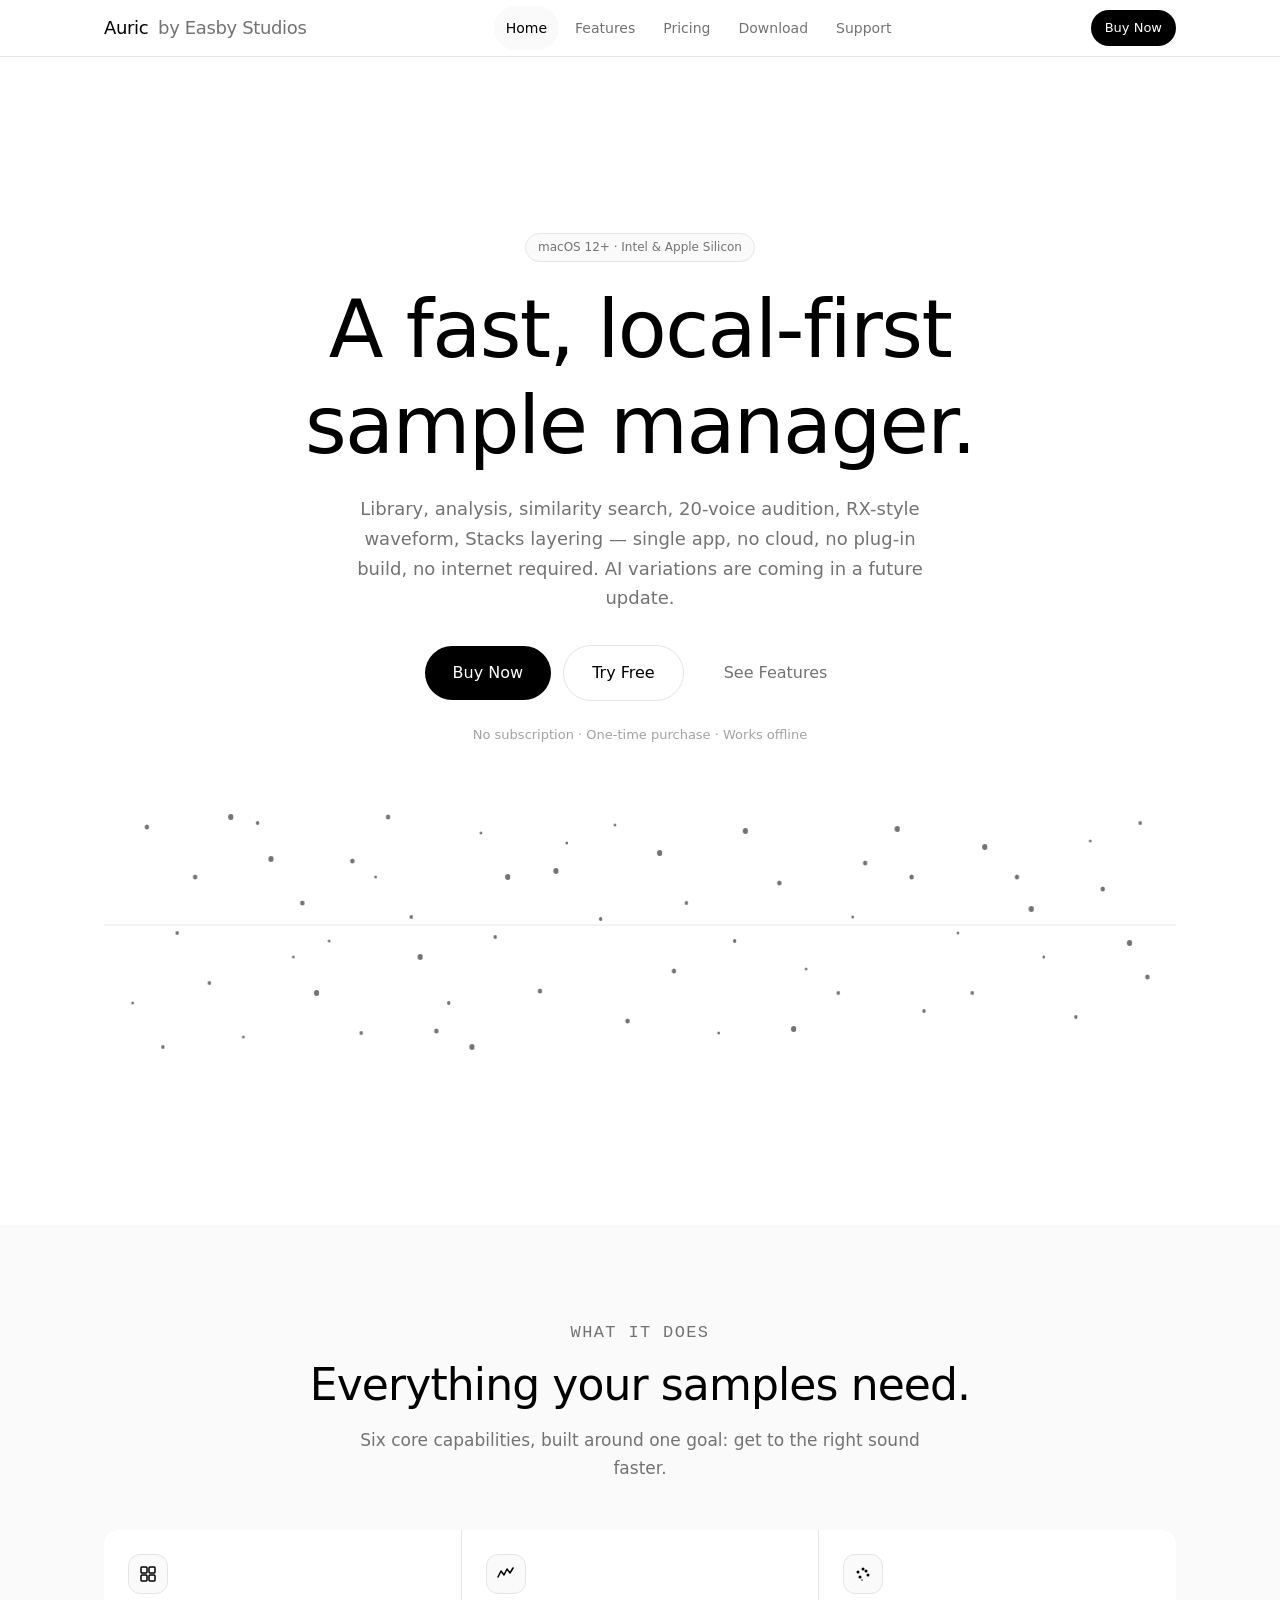
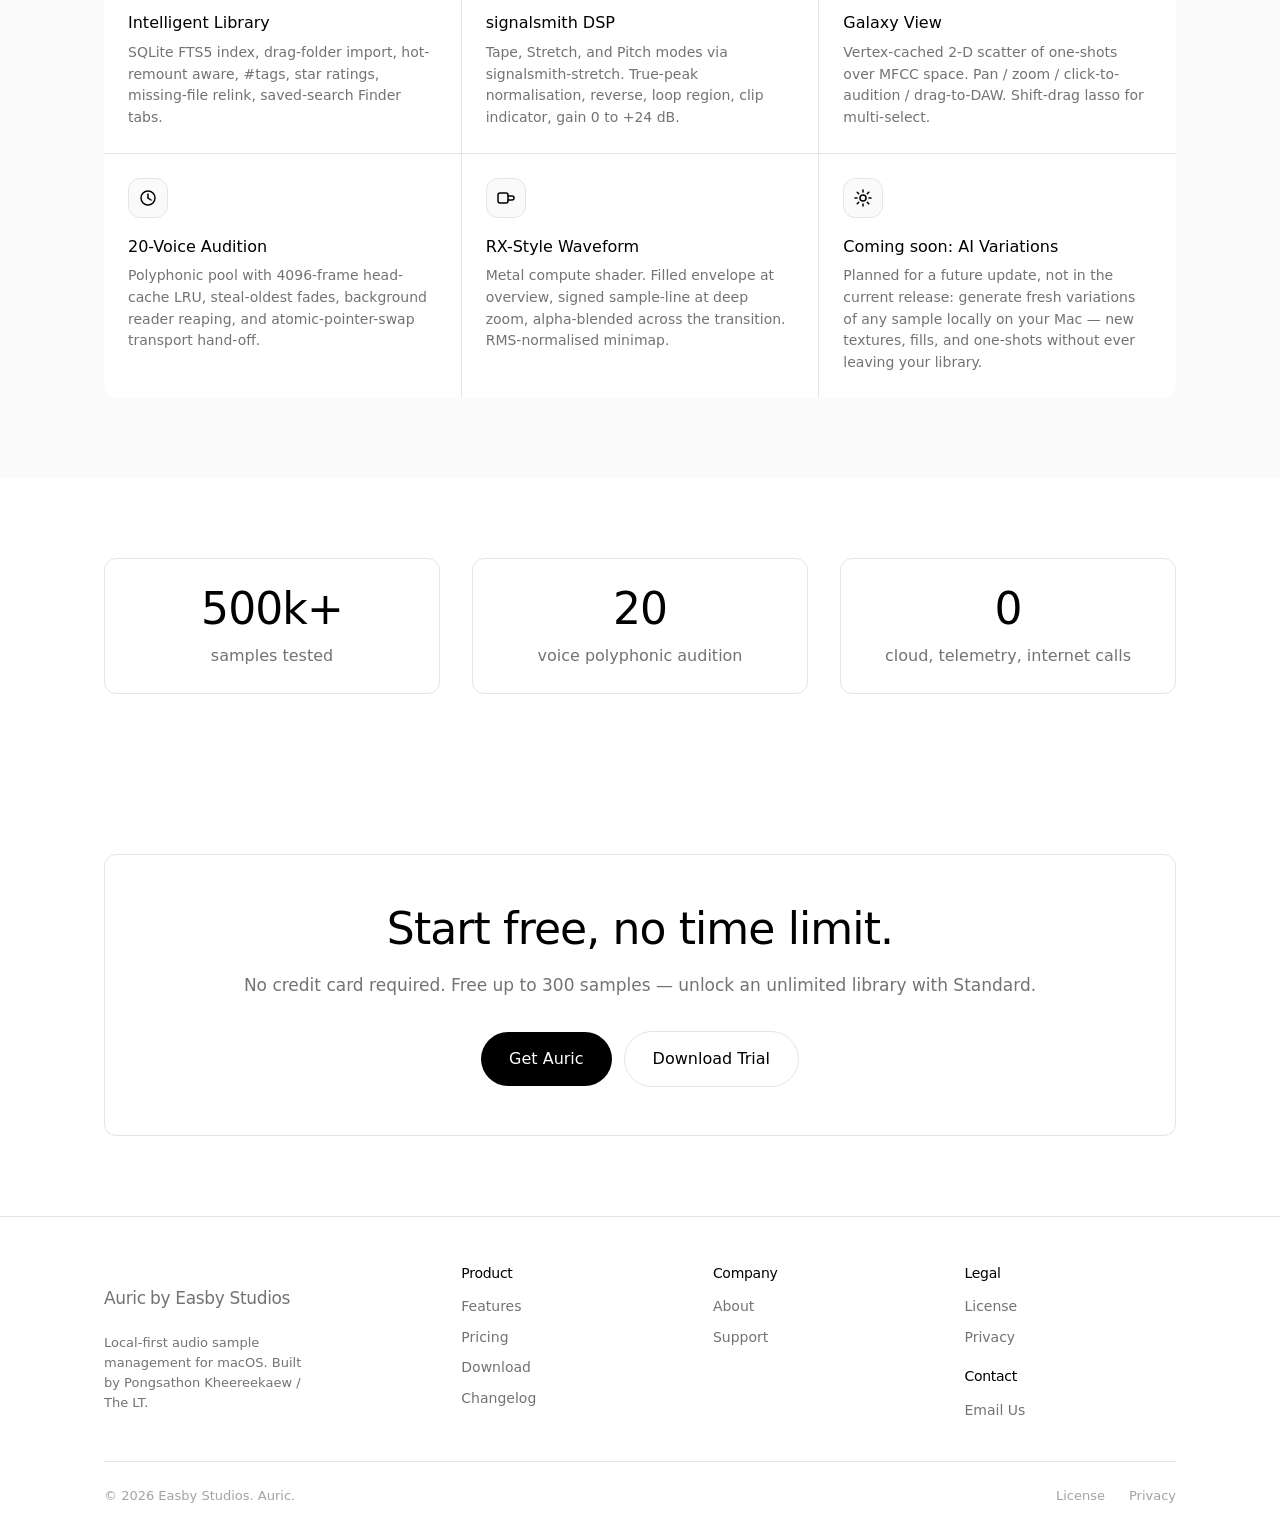
<file: index.html>
<!DOCTYPE html>
<html lang="en">
<head>
  <meta charset="UTF-8">
  <meta name="viewport" content="width=device-width, initial-scale=1.0">
  <title>Auric — Professional Audio Sample Manager for macOS</title>
  <meta name="description" content="Auric is a local-first audio sample manager for macOS. Professional library management, time-stretching DSP, and AI-powered similarity search for your sample collection.">
  <link rel="stylesheet" href="assets/site.css">
</head>
<body>

<a href="#main" class="skip-link">Skip to content</a>

<!-- Nav -->
<nav class="site-nav" aria-label="Main navigation">
  <div class="container site-nav__inner">
    <a href="index.html" class="site-nav__logo">Auric&nbsp;<span>by Easby Studios</span></a>
    <div class="site-nav__links">
      <a href="index.html" aria-current="page">Home</a>
      <a href="features.html">Features</a>
      <a href="pricing.html">Pricing</a>
      <a href="download.html">Download</a>
      <a href="support.html">Support</a>
    </div>
    <div class="site-nav__cta">
      <a href="https://easbystudios.gumroad.com/l/auric" target="_blank" rel="noopener" class="btn btn-primary btn-sm">Buy Now</a>
      <button class="nav-toggle" id="nav-toggle" aria-expanded="false" aria-controls="nav-drawer" aria-label="Open menu">
        <svg width="20" height="20" viewBox="0 0 20 20" fill="none" aria-hidden="true" xmlns="http://www.w3.org/2000/svg">
          <line x1="2" y1="5" x2="18" y2="5" stroke="currentColor" stroke-width="2" stroke-linecap="round"/>
          <line x1="2" y1="10" x2="18" y2="10" stroke="currentColor" stroke-width="2" stroke-linecap="round"/>
          <line x1="2" y1="15" x2="18" y2="15" stroke="currentColor" stroke-width="2" stroke-linecap="round"/>
        </svg>
      </button>
    </div>
  </div>
</nav>

<!-- Mobile drawer -->
<div class="nav-drawer" id="nav-drawer" aria-label="Mobile navigation">
  <button class="nav-drawer__close" id="nav-drawer-close" aria-label="Close menu">
    <svg width="20" height="20" viewBox="0 0 20 20" fill="none" aria-hidden="true" xmlns="http://www.w3.org/2000/svg">
      <line x1="4" y1="4" x2="16" y2="16" stroke="currentColor" stroke-width="2" stroke-linecap="round"/>
      <line x1="16" y1="4" x2="4" y2="16" stroke="currentColor" stroke-width="2" stroke-linecap="round"/>
    </svg>
  </button>
  <nav class="nav-drawer__links">
    <a href="index.html" aria-current="page">Home</a>
    <a href="features.html">Features</a>
    <a href="pricing.html">Pricing</a>
    <a href="download.html">Download</a>
    <a href="support.html">Support</a>
  </nav>
  <div class="nav-drawer__cta">
    <a href="https://easbystudios.gumroad.com/l/auric" target="_blank" rel="noopener" class="btn btn-primary btn-lg" style="width:100%;justify-content:center">Buy Now</a>
  </div>
</div>

<main id="main">

  <!-- Hero -->
  <section class="section container">
    <div class="hero">
      <div class="hero__eyebrow">
        <span class="pill">macOS 12+ &middot; Intel &amp; Apple Silicon</span>
      </div>
      <h1 class="h-display hero__title">A fast, local-first<br>sample manager.</h1>
      <p class="hero__subtitle">Library, analysis, similarity search, 20-voice audition, RX-style waveform, Stacks layering — single app, no cloud, no plug-in build, no internet required. AI variations are coming in a future update.</p>
      <div class="hero__actions">
        <a href="https://easbystudios.gumroad.com/l/auric" target="_blank" rel="noopener" class="btn btn-primary btn-lg">Buy Now</a>
        <a href="download.html" class="btn btn-secondary btn-lg">Try Free</a>
        <a href="#features" class="btn btn-ghost btn-lg">See Features</a>
      </div>
      <p class="hero__meta"><span class="text-muted">No subscription &middot; One-time purchase &middot; Works offline</span></p>
      <div class="hero__visual" aria-hidden="true">
        <svg viewBox="0 0 1200 280" preserveAspectRatio="none" xmlns="http://www.w3.org/2000/svg">
          <g class="hero__galaxy" fill="currentColor">
            <circle cx="48"   cy="42"  r="2.5"/><circle cx="118"  cy="198" r="2"/><circle cx="187"  cy="74"  r="3"/>
            <circle cx="252"  cy="156" r="1.5"/><circle cx="318"  cy="32"  r="2.5"/><circle cx="386"  cy="218" r="2"/>
            <circle cx="452"  cy="92"  r="3"/><circle cx="518"  cy="58"  r="1.5"/><circle cx="586"  cy="236" r="2.5"/>
            <circle cx="652"  cy="118" r="2"/><circle cx="718"  cy="46"  r="3"/><circle cx="786"  cy="184" r="1.5"/>
            <circle cx="852"  cy="78"  r="2.5"/><circle cx="918"  cy="226" r="2"/><circle cx="986"  cy="62"  r="3"/>
            <circle cx="1052" cy="172" r="1.5"/><circle cx="1118" cy="104" r="2.5"/><circle cx="1160" cy="38"  r="2"/>
            <circle cx="82"   cy="148" r="2"/><circle cx="156"   cy="252" r="1.5"/><circle cx="222"   cy="118" r="2.5"/>
            <circle cx="288"  cy="248" r="2"/><circle cx="354"  cy="172" r="3"/><circle cx="422"  cy="48"  r="1.5"/>
            <circle cx="488"  cy="206" r="2.5"/><circle cx="556"  cy="134" r="2"/><circle cx="622"  cy="68"  r="3"/>
            <circle cx="688"  cy="248" r="1.5"/><circle cx="756"  cy="98"  r="2.5"/><circle cx="822"  cy="208" r="2"/>
            <circle cx="888"  cy="44"  r="3"/><circle cx="956"  cy="148" r="1.5"/><circle cx="1022" cy="92"  r="2.5"/>
            <circle cx="1088" cy="232" r="2"/><circle cx="1148" cy="158" r="3"/><circle cx="32"   cy="218" r="1.5"/>
            <circle cx="102"  cy="92"  r="2.5"/><circle cx="172"  cy="38"  r="2"/><circle cx="238"  cy="208" r="3"/>
            <circle cx="304"  cy="92"  r="1.5"/><circle cx="372"  cy="246" r="2.5"/><circle cx="438"  cy="152" r="2"/>
            <circle cx="506"  cy="86"  r="3"/><circle cx="572"  cy="40"  r="1.5"/><circle cx="638"  cy="186" r="2.5"/>
            <circle cx="706"  cy="156" r="2"/><circle cx="772"  cy="244" r="3"/><circle cx="838"  cy="132" r="1.5"/>
            <circle cx="904"  cy="92"  r="2.5"/><circle cx="972"  cy="208" r="2"/><circle cx="1038" cy="124" r="3"/>
            <circle cx="1104" cy="56"  r="1.5"/><circle cx="1168" cy="192" r="2.5"/><circle cx="66"   cy="262" r="2"/>
            <circle cx="142"  cy="32"  r="3"/><circle cx="212"  cy="172" r="1.5"/><circle cx="278"  cy="76"  r="2.5"/>
            <circle cx="344"  cy="132" r="2"/><circle cx="412"  cy="262" r="3"/>
          </g>
          <line class="hero__zero" x1="0" y1="140" x2="1200" y2="140" stroke="#e5e5e5" stroke-width="1"/>
          <path class="hero__waveform" fill="none" stroke="currentColor" stroke-width="1.5" stroke-linecap="round" stroke-linejoin="round"
                d="M 0 140 L 18 134 L 36 152 L 54 110 L 72 168 L 90 102 L 108 174 L 126 96 L 144 162 L 162 118 L 180 148 L 198 122 L 216 158 L 234 96 L 252 184 L 270 88 L 288 192 L 306 86 L 324 178 L 342 102 L 360 156 L 378 124 L 396 152 L 414 116 L 432 168 L 450 104 L 468 180 L 486 92 L 504 188 L 522 84 L 540 196 L 558 78 L 576 192 L 594 88 L 612 178 L 630 100 L 648 162 L 666 122 L 684 148 L 702 130 L 720 142 L 738 126 L 756 154 L 774 114 L 792 166 L 810 108 L 828 174 L 846 98 L 864 182 L 882 90 L 900 188 L 918 96 L 936 178 L 954 110 L 972 162 L 990 124 L 1008 148 L 1026 132 L 1044 140 L 1062 130 L 1080 144 L 1098 128 L 1116 146 L 1134 132 L 1152 140 L 1170 136 L 1188 140 L 1200 140"/>
        </svg>
      </div>
    </div>
  </section>

  <!-- Features overview -->
  <section id="features" class="section section--alt">
    <div class="container">
      <div class="section-header">
        <p class="label">What it does</p>
        <h2 class="h-section">Everything your samples need.</h2>
        <p>Six core capabilities, built around one goal: get to the right sound faster.</p>
      </div>

      <div class="features-grid">

        <!-- Card 1 -->
        <div class="card">
          <div class="card__icon">
            <svg width="20" height="20" viewBox="0 0 20 20" fill="none" aria-hidden="true" xmlns="http://www.w3.org/2000/svg">
              <rect x="3" y="3" width="6" height="6" rx="1" stroke="currentColor" stroke-width="1.5"/>
              <rect x="11" y="3" width="6" height="6" rx="1" stroke="currentColor" stroke-width="1.5"/>
              <rect x="3" y="11" width="6" height="6" rx="1" stroke="currentColor" stroke-width="1.5"/>
              <rect x="11" y="11" width="6" height="6" rx="1" stroke="currentColor" stroke-width="1.5"/>
            </svg>
          </div>
          <p class="card__title">Intelligent Library</p>
          <p class="card__body">SQLite FTS5 index, drag-folder import, hot-remount aware, #tags, star ratings, missing-file relink, saved-search Finder tabs.</p>
        </div>

        <!-- Card 2 -->
        <div class="card">
          <div class="card__icon">
            <svg width="20" height="20" viewBox="0 0 20 20" fill="none" aria-hidden="true" xmlns="http://www.w3.org/2000/svg">
              <polyline points="2,13 5,7 8,11 11,5 14,9 17,4" stroke="currentColor" stroke-width="1.5" stroke-linecap="round" stroke-linejoin="round"/>
            </svg>
          </div>
          <p class="card__title">signalsmith DSP</p>
          <p class="card__body">Tape, Stretch, and Pitch modes via signalsmith-stretch. True-peak normalisation, reverse, loop region, clip indicator, gain 0 to +24 dB.</p>
        </div>

        <!-- Card 3 -->
        <div class="card">
          <div class="card__icon">
            <svg width="20" height="20" viewBox="0 0 20 20" fill="none" aria-hidden="true" xmlns="http://www.w3.org/2000/svg">
              <circle cx="5" cy="8" r="1.5" fill="currentColor"/>
              <circle cx="10" cy="5" r="1.5" fill="currentColor"/>
              <circle cx="15" cy="11" r="1.5" fill="currentColor"/>
              <circle cx="7" cy="13" r="1.5" fill="currentColor"/>
              <circle cx="13" cy="7" r="1.5" fill="currentColor"/>
              <circle cx="9" cy="16" r="1" fill="currentColor" opacity=".5"/>
            </svg>
          </div>
          <p class="card__title">Galaxy View</p>
          <p class="card__body">Vertex-cached 2-D scatter of one-shots over MFCC space. Pan / zoom / click-to-audition / drag-to-DAW. Shift-drag lasso for multi-select.</p>
        </div>

        <!-- Card 4 -->
        <div class="card">
          <div class="card__icon">
            <svg width="20" height="20" viewBox="0 0 20 20" fill="none" aria-hidden="true" xmlns="http://www.w3.org/2000/svg">
              <circle cx="10" cy="10" r="7" stroke="currentColor" stroke-width="1.5"/>
              <line x1="10" y1="6" x2="10" y2="10" stroke="currentColor" stroke-width="1.5" stroke-linecap="round"/>
              <line x1="10" y1="10" x2="13" y2="12" stroke="currentColor" stroke-width="1.5" stroke-linecap="round"/>
            </svg>
          </div>
          <p class="card__title">20-Voice Audition</p>
          <p class="card__body">Polyphonic pool with 4096-frame head-cache LRU, steal-oldest fades, background reader reaping, and atomic-pointer-swap transport hand-off.</p>
        </div>

        <!-- Card 5 -->
        <div class="card">
          <div class="card__icon">
            <svg width="20" height="20" viewBox="0 0 20 20" fill="none" aria-hidden="true" xmlns="http://www.w3.org/2000/svg">
              <rect x="2" y="5" width="10" height="10" rx="2" stroke="currentColor" stroke-width="1.5"/>
              <path d="M12 8h4a2 2 0 0 1 2 2v0a2 2 0 0 1-2 2h-4" stroke="currentColor" stroke-width="1.5" stroke-linecap="round"/>
            </svg>
          </div>
          <p class="card__title">RX-Style Waveform</p>
          <p class="card__body">Metal compute shader. Filled envelope at overview, signed sample-line at deep zoom, alpha-blended across the transition. RMS-normalised minimap.</p>
        </div>

        <!-- Card 6 -->
        <div class="card">
          <div class="card__icon">
            <svg width="20" height="20" viewBox="0 0 20 20" fill="none" aria-hidden="true" xmlns="http://www.w3.org/2000/svg">
              <circle cx="10" cy="10" r="3" stroke="currentColor" stroke-width="1.5"/>
              <path d="M10 2v2M10 16v2M2 10h2M16 10h2M4.22 4.22l1.42 1.42M14.36 14.36l1.42 1.42M4.22 15.78l1.42-1.42M14.36 5.64l1.42-1.42" stroke="currentColor" stroke-width="1.5" stroke-linecap="round"/>
            </svg>
          </div>
          <p class="card__title">Coming soon: AI Variations</p>
          <p class="card__body">Planned for a future update, not in the current release: generate fresh variations of any sample locally on your Mac — new textures, fills, and one-shots without ever leaving your library.</p>
        </div>

      </div>
    </div>
  </section>

  <!-- Social proof strip -->
  <section class="section">
    <div class="container">
      <div class="grid-3">
        <div class="card center">
          <h2 class="h-section font-medium">500k+</h2>
          <p class="text-secondary mt-2">samples tested</p>
        </div>
        <div class="card center">
          <h2 class="h-section font-medium">20</h2>
          <p class="text-secondary mt-2">voice polyphonic audition</p>
        </div>
        <div class="card center">
          <h2 class="h-section font-medium">0</h2>
          <p class="text-secondary mt-2">cloud, telemetry, internet calls</p>
        </div>
      </div>
    </div>
  </section>

  <!-- CTA strip -->
  <section class="section container">
    <div class="cta-strip">
      <h2 class="h-section">Start free, no time limit.</h2>
      <p>No credit card required. Free up to 300 samples &mdash; unlock an unlimited library with Standard.</p>
      <div class="cta-strip__actions">
        <a href="https://easbystudios.gumroad.com/l/auric" class="btn btn-primary btn-lg" target="_blank" rel="noopener">Get Auric</a>
        <a href="download.html" class="btn btn-secondary btn-lg">Download Trial</a>
      </div>
    </div>
  </section>

</main>

<!-- Footer -->
<footer class="site-footer">
  <div class="container">
    <div class="site-footer__grid">
      <div class="site-footer__brand">
        <p class="site-nav__logo" style="font-family:var(--font-heading);font-weight:500;font-size:1.0625rem">Auric <span style="color:var(--secondary)">by Easby Studios</span></p>
        <p>Local-first audio sample management for macOS. Built by Pongsathon Kheereekaew / The LT.</p>
      </div>
      <div class="site-footer__col">
        <h4>Product</h4>
        <ul>
          <li><a href="features.html">Features</a></li>
          <li><a href="pricing.html">Pricing</a></li>
          <li><a href="download.html">Download</a></li>
          <li><a href="changelog.html">Changelog</a></li>
        </ul>
      </div>
      <div class="site-footer__col">
        <h4>Company</h4>
        <ul>
          <li><a href="about.html">About</a></li>
          <li><a href="support.html">Support</a></li>
        </ul>
      </div>
      <div class="site-footer__col">
        <h4>Legal</h4>
        <ul>
          <li><a href="license.html">License</a></li>
          <li><a href="license.html#privacy">Privacy</a></li>
        </ul>
        <h4 style="margin-top:1.25rem">Contact</h4>
        <ul>
          <li><a href="mailto:hello@easbystudios.com">Email Us</a></li>
        </ul>
      </div>
    </div>
    <div class="site-footer__bottom">
      <span>&copy; 2026 Easby Studios. Auric.</span>
      <div class="site-footer__legal">
        <a href="license.html">License</a>
        <a href="license.html#privacy">Privacy</a>
      </div>
    </div>
  </div>
</footer>

<script>
const toggle=document.getElementById('nav-toggle');
const drawer=document.getElementById('nav-drawer');
const closeBtn=document.getElementById('nav-drawer-close');
function openDrawer(){drawer.classList.add('is-open');toggle.setAttribute('aria-expanded','true');closeBtn.focus();}
function closeDrawer(){drawer.classList.remove('is-open');toggle.setAttribute('aria-expanded','false');toggle.focus();}
toggle.addEventListener('click',openDrawer);
closeBtn.addEventListener('click',closeDrawer);
drawer.addEventListener('keydown',e=>{if(e.key==='Escape')closeDrawer();});
</script>
<script src="assets/site.js" defer></script>

</body>
</html>
</file>
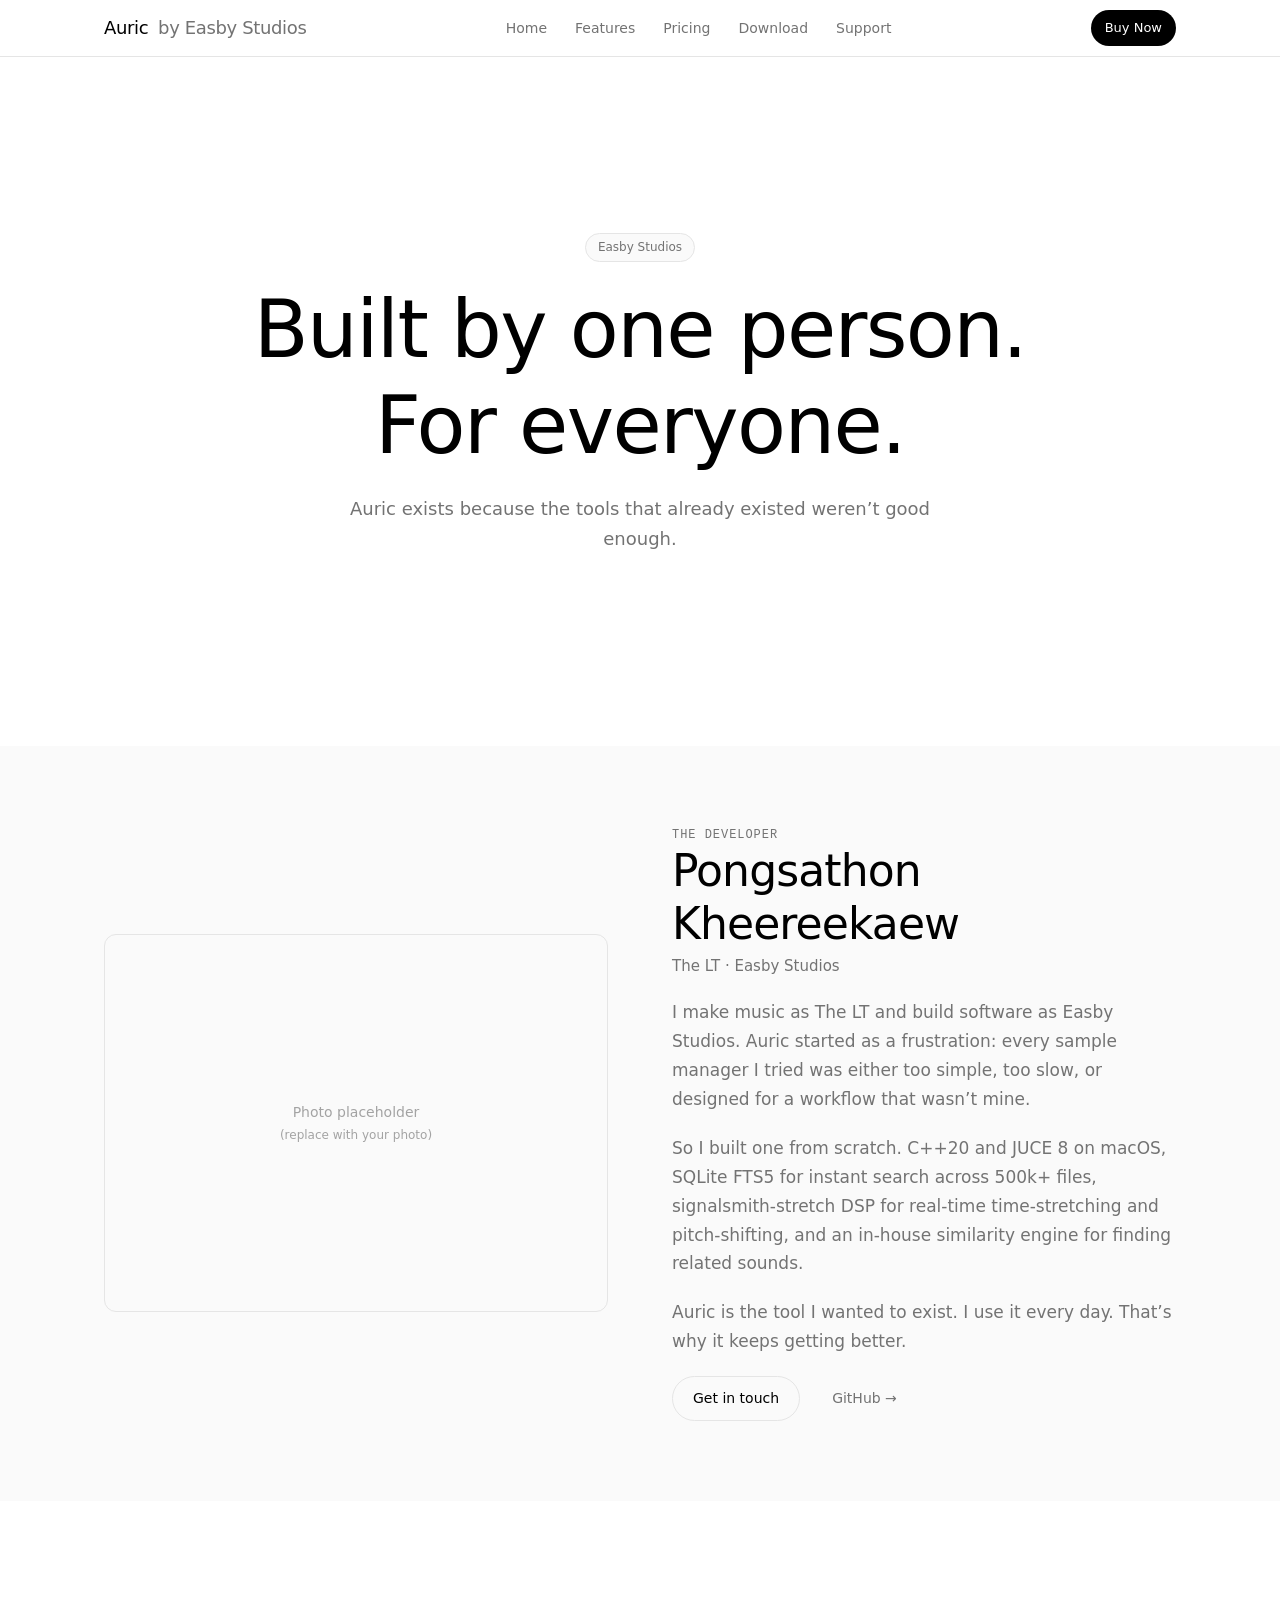
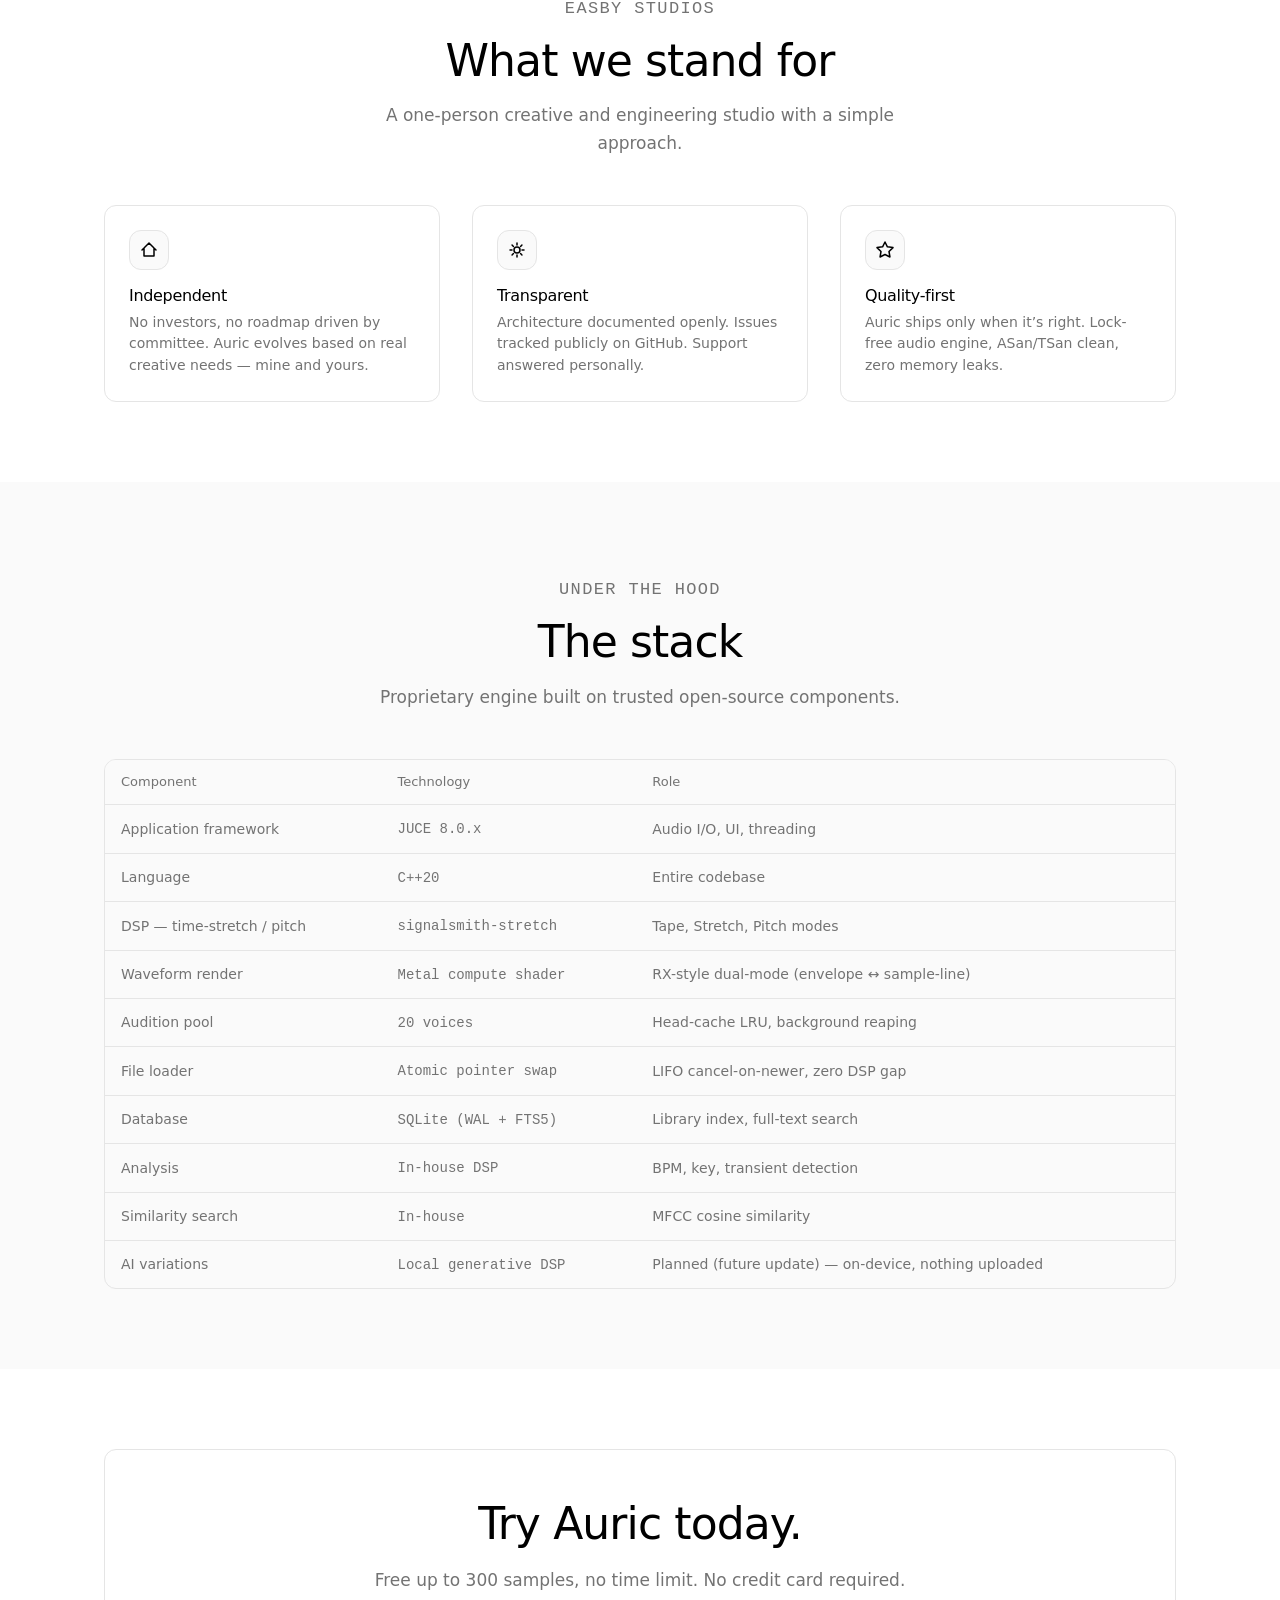
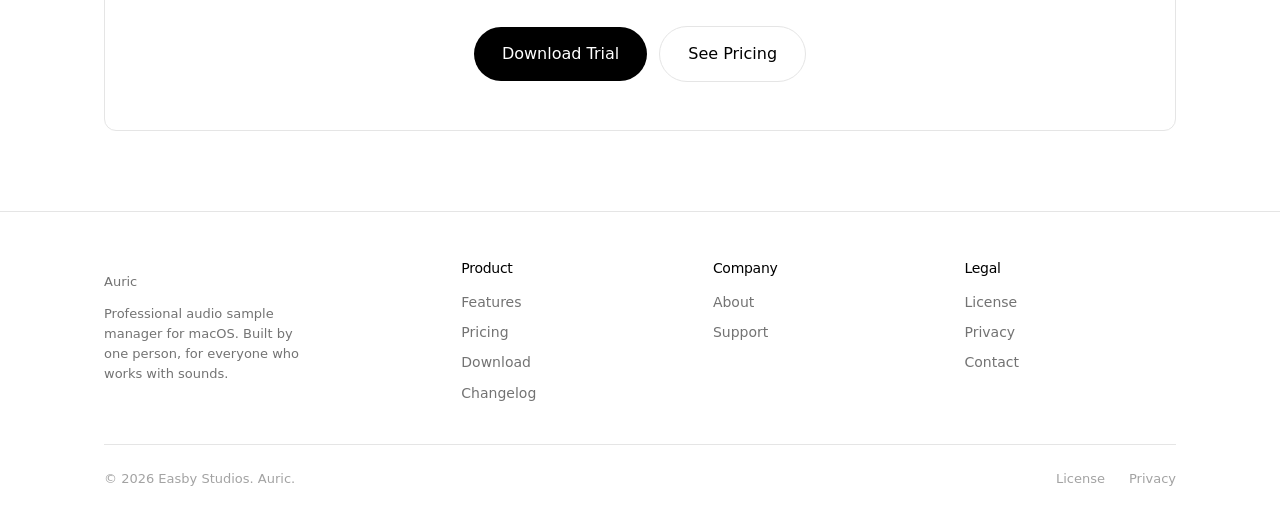
<file: about.html>
<!DOCTYPE html>
<html lang="en">
<head>
  <meta charset="UTF-8">
  <meta name="viewport" content="width=device-width,initial-scale=1">
  <title>About — Auric by Easby Studios</title>
  <meta name="description" content="Auric is built by Pongsathon Kheereekaew (The LT) of Easby Studios — a solo developer who needed a better sample manager and built one.">
  <link rel="stylesheet" href="assets/site.css">
</head>
<body>

<a href="#main" class="skip-link">Skip to content</a>

<nav class="site-nav" aria-label="Primary navigation">
  <div class="container site-nav__inner">
    <a href="index.html" class="site-nav__logo">Auric&nbsp;<span>by Easby Studios</span></a>
    <ul class="site-nav__links" role="list">
      <li><a href="index.html">Home</a></li>
      <li><a href="features.html">Features</a></li>
      <li><a href="pricing.html">Pricing</a></li>
      <li><a href="download.html">Download</a></li>
      <li><a href="support.html">Support</a></li>
    </ul>
    <div class="site-nav__cta">
      <a href="https://easbystudios.gumroad.com/l/auric" target="_blank" rel="noopener" class="btn btn-primary btn-sm">Buy Now</a>
      <button class="nav-toggle" id="nav-toggle" aria-expanded="false" aria-controls="nav-drawer" aria-label="Open menu">
        <svg width="20" height="20" viewBox="0 0 20 20" fill="none" aria-hidden="true">
          <path d="M3 6h14M3 10h14M3 14h14" stroke="currentColor" stroke-width="2" stroke-linecap="round"/>
        </svg>
      </button>
    </div>
  </div>
</nav>

<div class="nav-drawer" id="nav-drawer" role="dialog" aria-label="Mobile navigation" aria-modal="true">
  <button class="nav-drawer__close" id="nav-drawer-close" aria-label="Close menu">
    <svg width="20" height="20" viewBox="0 0 20 20" fill="none" aria-hidden="true">
      <path d="M5 5l10 10M15 5L5 15" stroke="currentColor" stroke-width="2" stroke-linecap="round"/>
    </svg>
  </button>
  <ul class="nav-drawer__links" role="list">
    <li><a href="index.html">Home</a></li>
    <li><a href="features.html">Features</a></li>
    <li><a href="pricing.html">Pricing</a></li>
    <li><a href="download.html">Download</a></li>
    <li><a href="support.html">Support</a></li>
  </ul>
  <div class="nav-drawer__cta">
    <a href="https://easbystudios.gumroad.com/l/auric" target="_blank" rel="noopener" class="btn btn-primary btn-lg" style="width:100%;justify-content:center">Buy Now</a>
  </div>
</div>

<main id="main">

  <section class="section">
    <div class="container hero">
      <div class="hero__eyebrow"><span class="pill">Easby Studios</span></div>
      <h1 class="h-display hero__title">Built by one person.<br>For everyone.</h1>
      <p class="hero__subtitle">Auric exists because the tools that already existed weren&rsquo;t good enough.</p>
    </div>
  </section>

  <section class="section section--alt">
    <div class="container">
      <div class="about-row">
        <div class="about-row__media" aria-label="Pongsathon Kheereekaew — photo placeholder">
          <p class="text-muted" style="font-size:.875rem;padding:2rem;text-align:center">
            Photo placeholder<br>
            <span style="font-size:.75rem">(replace with your photo)</span>
          </p>
        </div>
        <div class="about-row__stack">
          <div>
            <p class="label mb-3">The developer</p>
            <h2 class="h-section">Pongsathon Kheereekaew</h2>
            <p class="about-row__name mt-1">The LT &middot; Easby Studios</p>
          </div>
          <p style="font-size:1.0625rem;color:var(--secondary);line-height:1.7">
            I make music as The LT and build software as Easby Studios. Auric started as a frustration: every sample manager I tried was either too simple, too slow, or designed for a workflow that wasn&rsquo;t mine.
          </p>
          <p style="font-size:1.0625rem;color:var(--secondary);line-height:1.7">
            So I built one from scratch. C++20 and JUCE 8 on macOS, SQLite FTS5 for instant search across 500k+ files, signalsmith-stretch DSP for real-time time-stretching and pitch-shifting, and an in-house similarity engine for finding related sounds.
          </p>
          <p style="font-size:1.0625rem;color:var(--secondary);line-height:1.7">
            Auric is the tool I wanted to exist. I use it every day. That&rsquo;s why it keeps getting better.
          </p>
          <div style="display:flex;gap:.75rem;flex-wrap:wrap">
            <a href="mailto:hello@easbystudios.com" class="btn btn-secondary">Get in touch</a>
            <a href="https://github.com/pongsathonkheereekaew" class="btn btn-ghost" target="_blank" rel="noopener">GitHub &rarr;</a>
          </div>
        </div>
      </div>
    </div>
  </section>

  <section class="section">
    <div class="container">
      <div class="section-header">
        <p class="label">Easby Studios</p>
        <h2 class="h-section">What we stand for</h2>
        <p>A one-person creative and engineering studio with a simple approach.</p>
      </div>
      <div class="grid-3">
        <div class="card">
          <div class="card__icon">
            <svg width="20" height="20" viewBox="0 0 20 20" fill="none" aria-hidden="true">
              <path d="M3 10l7-7 7 7M5 8v8h10V8" stroke="currentColor" stroke-width="1.5" stroke-linecap="round" stroke-linejoin="round"/>
            </svg>
          </div>
          <h3 class="card__title">Independent</h3>
          <p class="card__body">No investors, no roadmap driven by committee. Auric evolves based on real creative needs — mine and yours.</p>
        </div>
        <div class="card">
          <div class="card__icon">
            <svg width="20" height="20" viewBox="0 0 20 20" fill="none" aria-hidden="true">
              <circle cx="10" cy="10" r="3" stroke="currentColor" stroke-width="1.5"/>
              <path d="M10 3v2M10 15v2M3 10h2M15 10h2M5.05 5.05l1.41 1.41M13.54 13.54l1.41 1.41M5.05 14.95l1.41-1.41M13.54 6.46l1.41-1.41" stroke="currentColor" stroke-width="1.5" stroke-linecap="round"/>
            </svg>
          </div>
          <h3 class="card__title">Transparent</h3>
          <p class="card__body">Architecture documented openly. Issues tracked publicly on GitHub. Support answered personally.</p>
        </div>
        <div class="card">
          <div class="card__icon">
            <svg width="20" height="20" viewBox="0 0 20 20" fill="none" aria-hidden="true">
              <path d="M10 2l2.4 4.8L18 7.6l-4 3.9.94 5.5L10 14.5l-4.94 2.5.94-5.5L2 7.6l5.6-.8L10 2z" stroke="currentColor" stroke-width="1.5" stroke-linejoin="round"/>
            </svg>
          </div>
          <h3 class="card__title">Quality-first</h3>
          <p class="card__body">Auric ships only when it&rsquo;s right. Lock-free audio engine, ASan/TSan clean, zero memory leaks.</p>
        </div>
      </div>
    </div>
  </section>

  <section class="section section--alt">
    <div class="container">
      <div class="section-header">
        <p class="label">Under the hood</p>
        <h2 class="h-section">The stack</h2>
        <p>Proprietary engine built on trusted open-source components.</p>
      </div>
      <div class="table-wrap">
        <table class="data-table">
          <thead>
            <tr><th>Component</th><th>Technology</th><th>Role</th></tr>
          </thead>
          <tbody>
            <tr><td>Application framework</td><td><span class="mono">JUCE 8.0.x</span></td><td>Audio I/O, UI, threading</td></tr>
            <tr><td>Language</td><td><span class="mono">C++20</span></td><td>Entire codebase</td></tr>
            <tr><td>DSP &mdash; time-stretch / pitch</td><td><span class="mono">signalsmith-stretch</span></td><td>Tape, Stretch, Pitch modes</td></tr>
            <tr><td>Waveform render</td><td><span class="mono">Metal compute shader</span></td><td>RX-style dual-mode (envelope &harr; sample-line)</td></tr>
            <tr><td>Audition pool</td><td><span class="mono">20 voices</span></td><td>Head-cache LRU, background reaping</td></tr>
            <tr><td>File loader</td><td><span class="mono">Atomic pointer swap</span></td><td>LIFO cancel-on-newer, zero DSP gap</td></tr>
            <tr><td>Database</td><td><span class="mono">SQLite (WAL + FTS5)</span></td><td>Library index, full-text search</td></tr>
            <tr><td>Analysis</td><td><span class="mono">In-house DSP</span></td><td>BPM, key, transient detection</td></tr>
            <tr><td>Similarity search</td><td><span class="mono">In-house</span></td><td>MFCC cosine similarity</td></tr>
            <tr><td>AI variations</td><td><span class="mono">Local generative DSP</span></td><td>Planned (future update) &mdash; on-device, nothing uploaded</td></tr>
          </tbody>
        </table>
      </div>
    </div>
  </section>

  <section class="section">
    <div class="container">
      <div class="cta-strip">
        <h2 class="h-section">Try Auric today.</h2>
        <p>Free up to 300 samples, no time limit. No credit card required.</p>
        <div class="cta-strip__actions">
          <a href="download.html" class="btn btn-primary btn-lg">Download Trial</a>
          <a href="pricing.html" class="btn btn-secondary btn-lg">See Pricing</a>
        </div>
      </div>
    </div>
  </section>

</main>

<footer class="site-footer">
  <div class="container">
    <div class="site-footer__grid">
      <div class="site-footer__brand">
        <p class="font-medium" style="font-family:var(--font-heading)">Auric</p>
        <p>Professional audio sample manager for macOS. Built by one person, for everyone who works with sounds.</p>
      </div>
      <div class="site-footer__col">
        <h4>Product</h4>
        <ul role="list">
          <li><a href="features.html">Features</a></li>
          <li><a href="pricing.html">Pricing</a></li>
          <li><a href="download.html">Download</a></li>
          <li><a href="changelog.html">Changelog</a></li>
        </ul>
      </div>
      <div class="site-footer__col">
        <h4>Company</h4>
        <ul role="list">
          <li><a href="about.html">About</a></li>
          <li><a href="support.html">Support</a></li>
        </ul>
      </div>
      <div class="site-footer__col">
        <h4>Legal</h4>
        <ul role="list">
          <li><a href="license.html">License</a></li>
          <li><a href="license.html#privacy">Privacy</a></li>
          <li><a href="mailto:hello@easbystudios.com">Contact</a></li>
        </ul>
      </div>
    </div>
    <div class="site-footer__bottom">
      <span>&copy; 2026 Easby Studios. Auric.</span>
      <div class="site-footer__legal">
        <a href="license.html">License</a>
        <a href="license.html#privacy">Privacy</a>
      </div>
    </div>
  </div>
</footer>

<script>
const toggle=document.getElementById('nav-toggle');
const drawer=document.getElementById('nav-drawer');
const closeBtn=document.getElementById('nav-drawer-close');
function openDrawer(){drawer.classList.add('is-open');toggle.setAttribute('aria-expanded','true');closeBtn.focus();}
function closeDrawer(){drawer.classList.remove('is-open');toggle.setAttribute('aria-expanded','false');toggle.focus();}
toggle.addEventListener('click',openDrawer);
closeBtn.addEventListener('click',closeDrawer);
drawer.addEventListener('keydown',e=>{if(e.key==='Escape')closeDrawer();});
</script>
<script src="assets/site.js" defer></script>
</body>
</html>
</file>
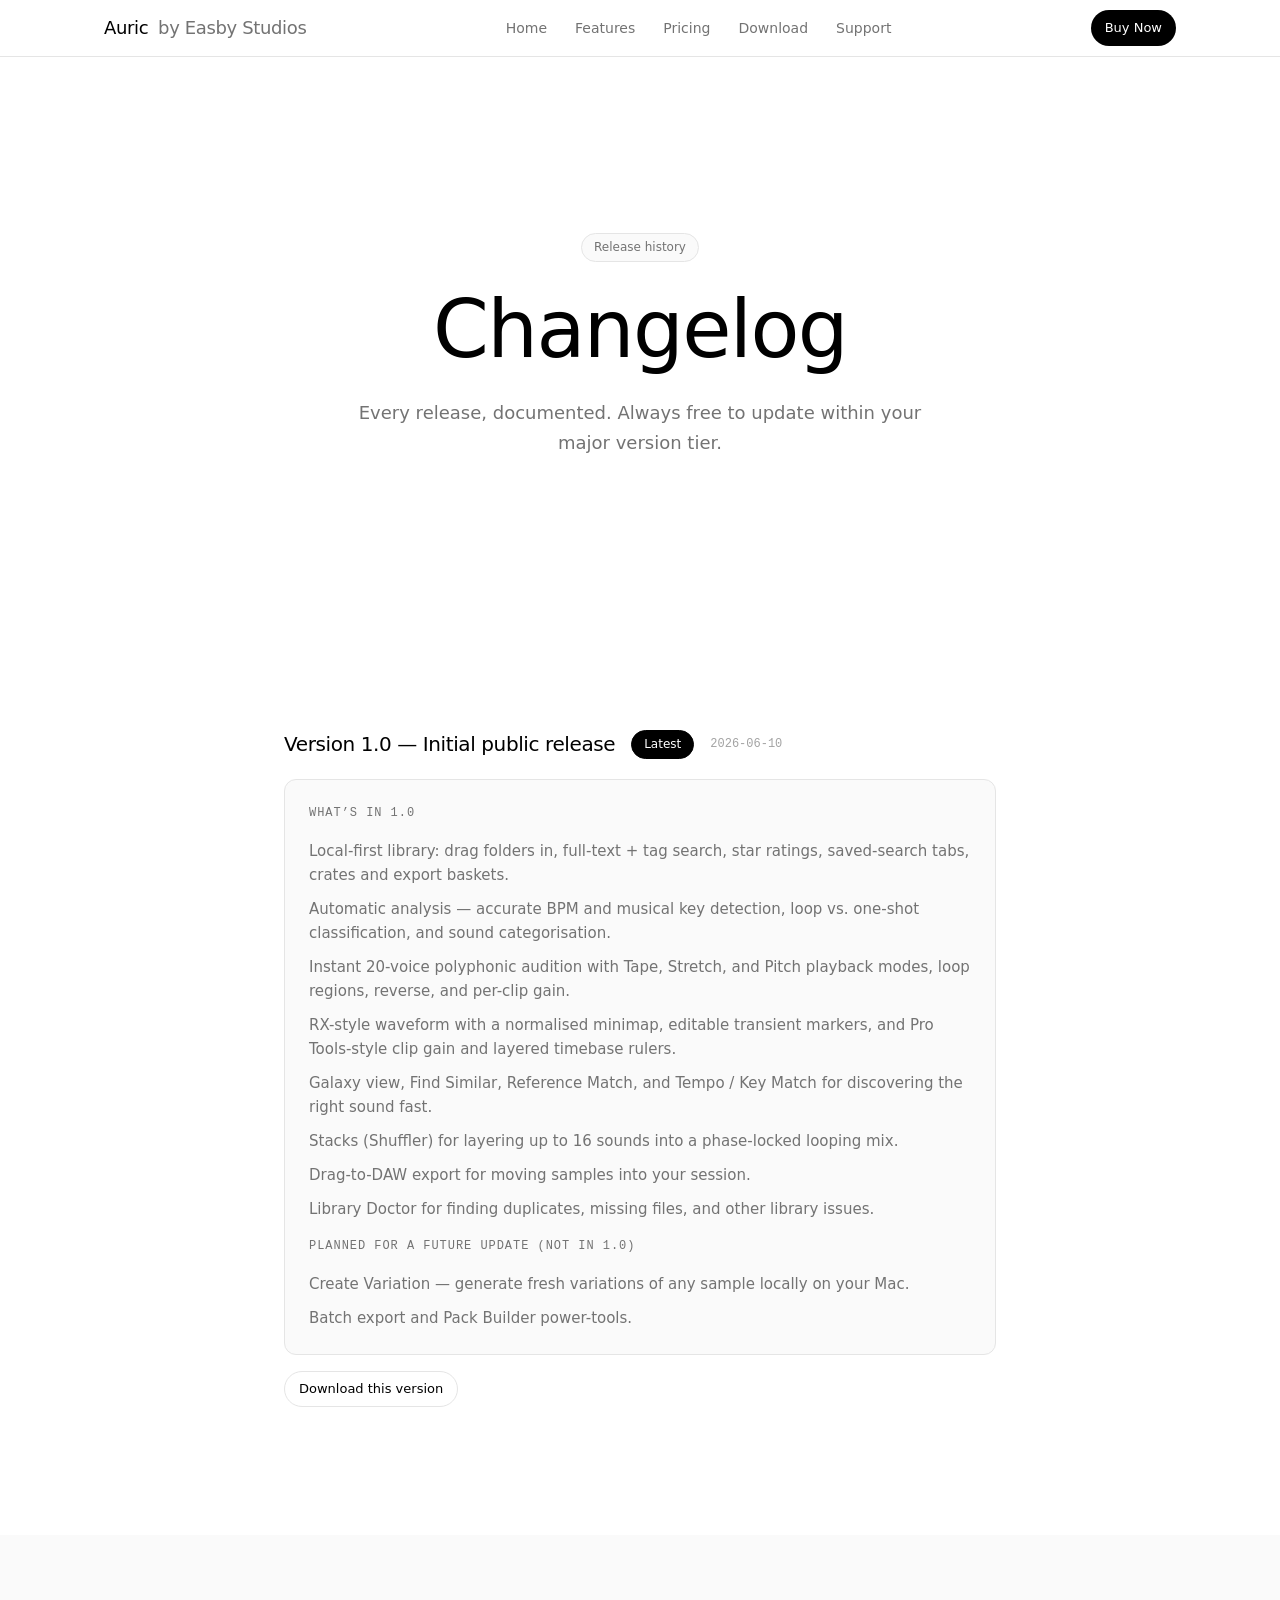
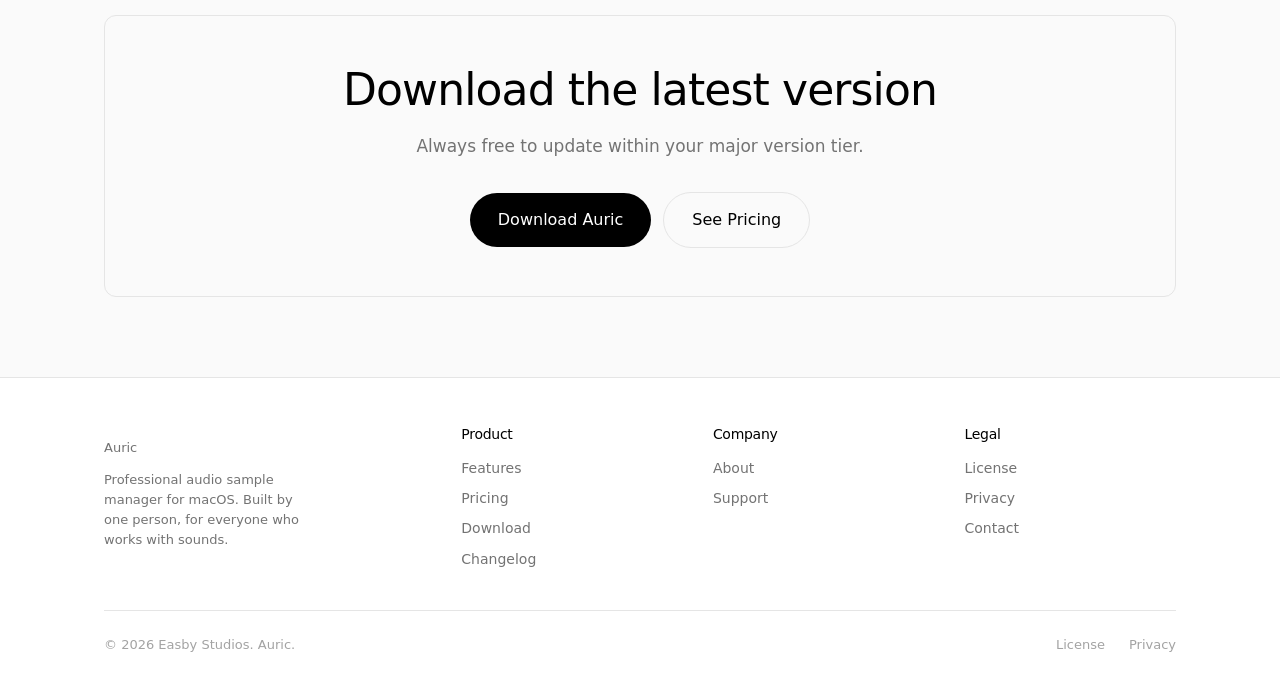
<file: changelog.html>
<!DOCTYPE html>
<html lang="en">
<head>
  <meta charset="UTF-8">
  <meta name="viewport" content="width=device-width,initial-scale=1">
  <title>Changelog — Auric</title>
  <meta name="description" content="Auric version history and release notes.">
  <link rel="stylesheet" href="assets/site.css">
</head>
<body>

<a href="#main" class="skip-link">Skip to content</a>

<nav class="site-nav" aria-label="Primary navigation">
  <div class="container site-nav__inner">
    <a href="index.html" class="site-nav__logo">Auric&nbsp;<span>by Easby Studios</span></a>
    <ul class="site-nav__links" role="list">
      <li><a href="index.html">Home</a></li>
      <li><a href="features.html">Features</a></li>
      <li><a href="pricing.html">Pricing</a></li>
      <li><a href="download.html">Download</a></li>
      <li><a href="support.html">Support</a></li>
    </ul>
    <div class="site-nav__cta">
      <a href="https://easbystudios.gumroad.com/l/auric" target="_blank" rel="noopener" class="btn btn-primary btn-sm">Buy Now</a>
      <button class="nav-toggle" id="nav-toggle" aria-expanded="false" aria-controls="nav-drawer" aria-label="Open menu">
        <svg width="20" height="20" viewBox="0 0 20 20" fill="none" aria-hidden="true">
          <path d="M3 6h14M3 10h14M3 14h14" stroke="currentColor" stroke-width="2" stroke-linecap="round"/>
        </svg>
      </button>
    </div>
  </div>
</nav>

<div class="nav-drawer" id="nav-drawer" role="dialog" aria-label="Mobile navigation" aria-modal="true">
  <button class="nav-drawer__close" id="nav-drawer-close" aria-label="Close menu">
    <svg width="20" height="20" viewBox="0 0 20 20" fill="none" aria-hidden="true">
      <path d="M5 5l10 10M15 5L5 15" stroke="currentColor" stroke-width="2" stroke-linecap="round"/>
    </svg>
  </button>
  <ul class="nav-drawer__links" role="list">
    <li><a href="index.html">Home</a></li>
    <li><a href="features.html">Features</a></li>
    <li><a href="pricing.html">Pricing</a></li>
    <li><a href="download.html">Download</a></li>
    <li><a href="support.html">Support</a></li>
  </ul>
  <div class="nav-drawer__cta">
    <a href="https://easbystudios.gumroad.com/l/auric" target="_blank" rel="noopener" class="btn btn-primary btn-lg" style="width:100%;justify-content:center">Buy Now</a>
  </div>
</div>

<main id="main">

  <section class="section">
    <div class="container hero">
      <div class="hero__eyebrow"><span class="pill">Release history</span></div>
      <h1 class="h-display hero__title">Changelog</h1>
      <p class="hero__subtitle">Every release, documented. Always free to update within your major version tier.</p>
    </div>
  </section>

  <section class="section">
    <div class="container" style="max-width:760px">

      <!-- Newest release first. Duplicate the <article> block for each release. -->

      <article style="margin-bottom:3rem">
        <div style="display:flex;align-items:center;gap:1rem;flex-wrap:wrap;margin-bottom:1.25rem">
          <h2 style="font-size:1.25rem;font-weight:var(--weight-medium)">Version 1.0 &mdash; Initial public release</h2>
          <span class="pill pill--dark">Latest</span>
          <time class="mono text-muted" datetime="2026-06-10" style="font-size:.75rem">2026-06-10</time>
        </div>
        <div class="card card--surface">
          <p class="label mb-4">What&rsquo;s in 1.0</p>
          <ul class="stack" style="gap:.625rem;font-size:.9375rem;color:var(--secondary)">
            <li>Local-first library: drag folders in, full-text + tag search, star ratings, saved-search tabs, crates and export baskets.</li>
            <li>Automatic analysis &mdash; accurate BPM and musical key detection, loop vs. one-shot classification, and sound categorisation.</li>
            <li>Instant 20-voice polyphonic audition with Tape, Stretch, and Pitch playback modes, loop regions, reverse, and per-clip gain.</li>
            <li>RX-style waveform with a normalised minimap, editable transient markers, and Pro Tools-style clip gain and layered timebase rulers.</li>
            <li>Galaxy view, Find Similar, Reference Match, and Tempo / Key Match for discovering the right sound fast.</li>
            <li>Stacks (Shuffler) for layering up to 16 sounds into a phase-locked looping mix.</li>
            <li>Drag-to-DAW export for moving samples into your session.</li>
            <li>Library Doctor for finding duplicates, missing files, and other library issues.</li>
          </ul>
          <p class="label mb-4 mt-4">Planned for a future update (not in 1.0)</p>
          <ul class="stack" style="gap:.625rem;font-size:.9375rem;color:var(--secondary)">
            <li>Create Variation &mdash; generate fresh variations of any sample locally on your Mac.</li>
            <li>Batch export and Pack Builder power-tools.</li>
          </ul>
        </div>
        <div class="mt-4">
          <a href="download.html" class="btn btn-secondary btn-sm">Download this version</a>
        </div>
      </article>

    </div>
  </section>

  <section class="section section--alt">
    <div class="container">
      <div class="cta-strip">
        <h2 class="h-section">Download the latest version</h2>
        <p>Always free to update within your major version tier.</p>
        <div class="cta-strip__actions">
          <a href="download.html" class="btn btn-primary btn-lg">Download Auric</a>
          <a href="pricing.html" class="btn btn-secondary btn-lg">See Pricing</a>
        </div>
      </div>
    </div>
  </section>

</main>

<footer class="site-footer">
  <div class="container">
    <div class="site-footer__grid">
      <div class="site-footer__brand">
        <p class="font-medium" style="font-family:var(--font-heading)">Auric</p>
        <p>Professional audio sample manager for macOS. Built by one person, for everyone who works with sounds.</p>
      </div>
      <div class="site-footer__col">
        <h4>Product</h4>
        <ul role="list">
          <li><a href="features.html">Features</a></li>
          <li><a href="pricing.html">Pricing</a></li>
          <li><a href="download.html">Download</a></li>
          <li><a href="changelog.html">Changelog</a></li>
        </ul>
      </div>
      <div class="site-footer__col">
        <h4>Company</h4>
        <ul role="list">
          <li><a href="about.html">About</a></li>
          <li><a href="support.html">Support</a></li>
        </ul>
      </div>
      <div class="site-footer__col">
        <h4>Legal</h4>
        <ul role="list">
          <li><a href="license.html">License</a></li>
          <li><a href="license.html#privacy">Privacy</a></li>
          <li><a href="mailto:hello@easbystudios.com">Contact</a></li>
        </ul>
      </div>
    </div>
    <div class="site-footer__bottom">
      <span>&copy; 2026 Easby Studios. Auric.</span>
      <div class="site-footer__legal">
        <a href="license.html">License</a>
        <a href="license.html#privacy">Privacy</a>
      </div>
    </div>
  </div>
</footer>

<script>
const toggle=document.getElementById('nav-toggle');
const drawer=document.getElementById('nav-drawer');
const closeBtn=document.getElementById('nav-drawer-close');
function openDrawer(){drawer.classList.add('is-open');toggle.setAttribute('aria-expanded','true');closeBtn.focus();}
function closeDrawer(){drawer.classList.remove('is-open');toggle.setAttribute('aria-expanded','false');toggle.focus();}
toggle.addEventListener('click',openDrawer);
closeBtn.addEventListener('click',closeDrawer);
drawer.addEventListener('keydown',e=>{if(e.key==='Escape')closeDrawer();});
</script>
<script src="assets/site.js" defer></script>
</body>
</html>
</file>
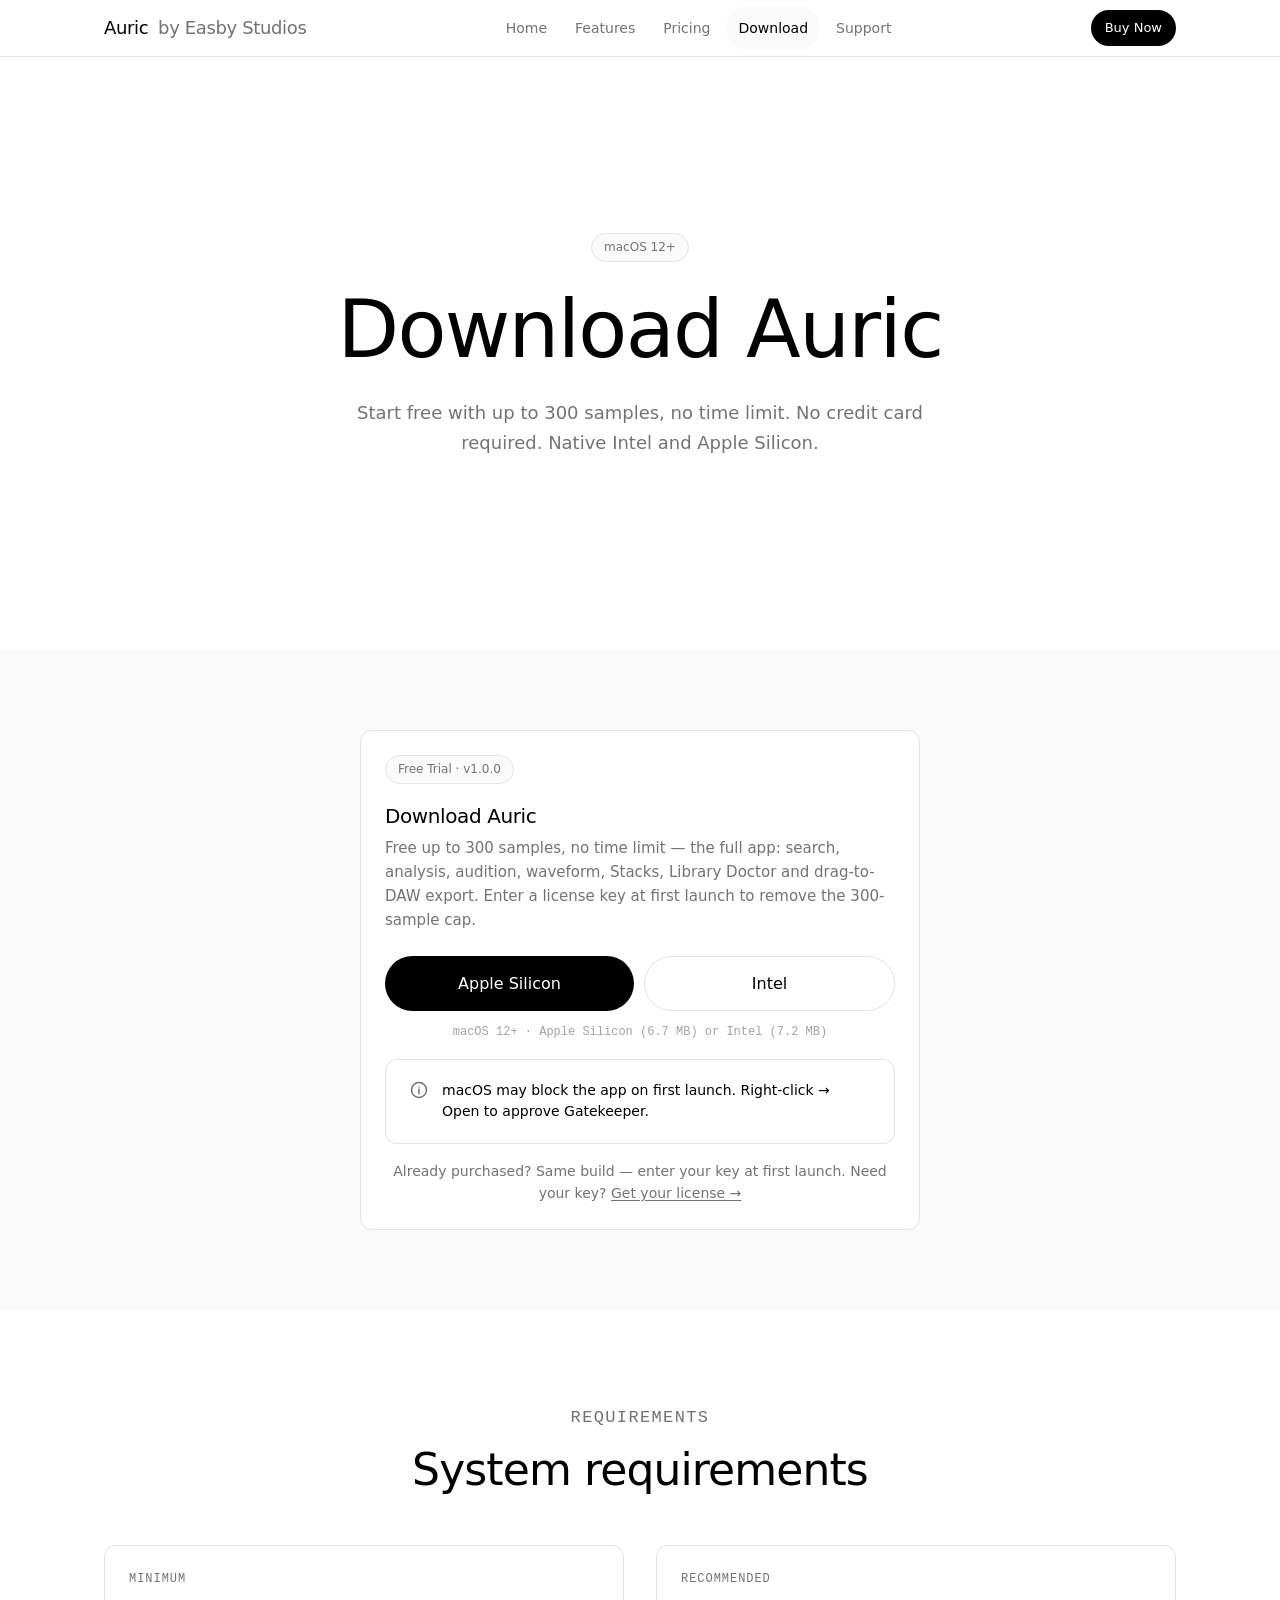
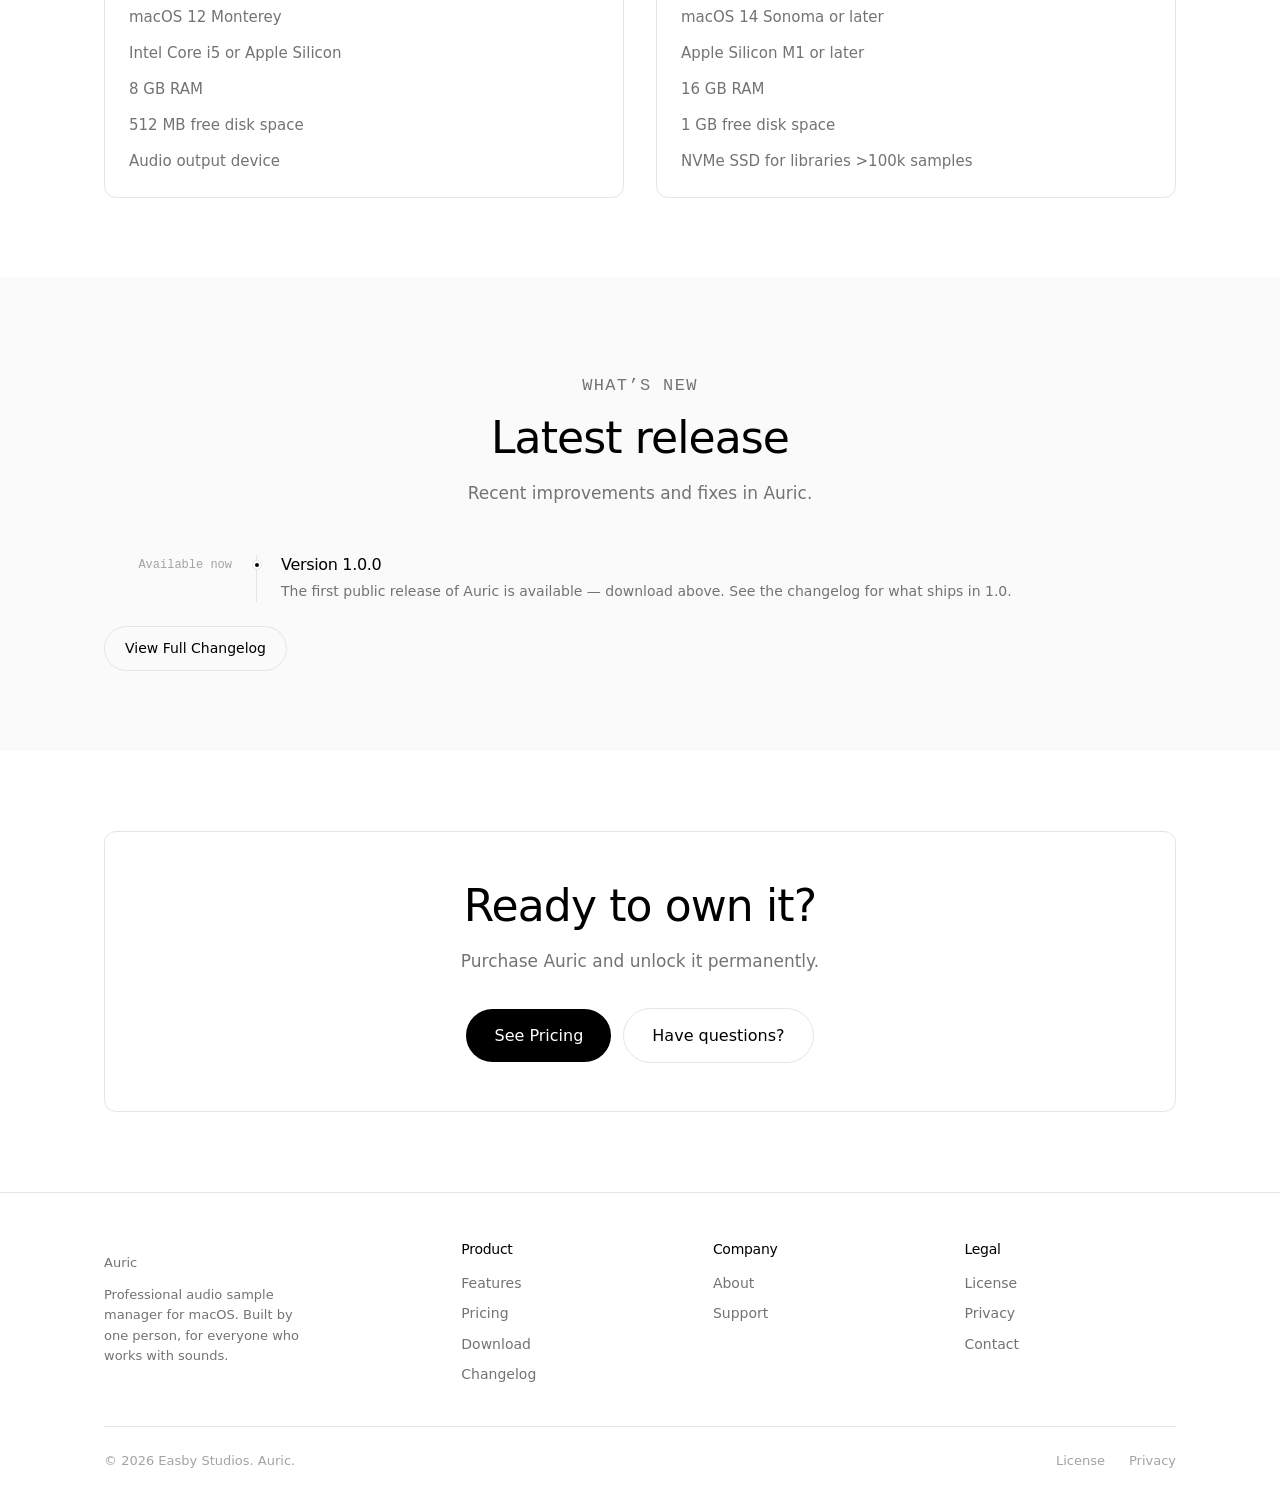
<file: download.html>
<!DOCTYPE html>
<html lang="en">
<head>
  <meta charset="UTF-8">
  <meta name="viewport" content="width=device-width,initial-scale=1">
  <title>Download — Auric</title>
  <meta name="description" content="Download Auric for macOS. Free trial up to 300 samples, no time limit. Native Intel and Apple Silicon support.">
  <link rel="stylesheet" href="assets/site.css">
</head>
<body>

<a href="#main" class="skip-link">Skip to content</a>

<nav class="site-nav" aria-label="Primary navigation">
  <div class="container site-nav__inner">
    <a href="index.html" class="site-nav__logo">Auric&nbsp;<span>by Easby Studios</span></a>
    <ul class="site-nav__links" role="list">
      <li><a href="index.html">Home</a></li>
      <li><a href="features.html">Features</a></li>
      <li><a href="pricing.html">Pricing</a></li>
      <li><a href="download.html" aria-current="page">Download</a></li>
      <li><a href="support.html">Support</a></li>
    </ul>
    <div class="site-nav__cta">
      <a href="https://easbystudios.gumroad.com/l/auric" target="_blank" rel="noopener" class="btn btn-primary btn-sm">Buy Now</a>
      <button class="nav-toggle" id="nav-toggle" aria-expanded="false" aria-controls="nav-drawer" aria-label="Open menu">
        <svg width="20" height="20" viewBox="0 0 20 20" fill="none" aria-hidden="true">
          <path d="M3 6h14M3 10h14M3 14h14" stroke="currentColor" stroke-width="2" stroke-linecap="round"/>
        </svg>
      </button>
    </div>
  </div>
</nav>

<div class="nav-drawer" id="nav-drawer" role="dialog" aria-label="Mobile navigation" aria-modal="true">
  <button class="nav-drawer__close" id="nav-drawer-close" aria-label="Close menu">
    <svg width="20" height="20" viewBox="0 0 20 20" fill="none" aria-hidden="true">
      <path d="M5 5l10 10M15 5L5 15" stroke="currentColor" stroke-width="2" stroke-linecap="round"/>
    </svg>
  </button>
  <ul class="nav-drawer__links" role="list">
    <li><a href="index.html">Home</a></li>
    <li><a href="features.html">Features</a></li>
    <li><a href="pricing.html">Pricing</a></li>
    <li><a href="download.html" aria-current="page">Download</a></li>
    <li><a href="support.html">Support</a></li>
  </ul>
  <div class="nav-drawer__cta">
    <a href="https://easbystudios.gumroad.com/l/auric" target="_blank" rel="noopener" class="btn btn-primary btn-lg" style="width:100%;justify-content:center">Buy Now</a>
  </div>
</div>

<main id="main">

  <section class="section">
    <div class="container hero">
      <div class="hero__eyebrow"><span class="pill">macOS 12+</span></div>
      <h1 class="h-display hero__title">Download Auric</h1>
      <p class="hero__subtitle">Start free with up to 300 samples, no time limit. No credit card required. Native Intel and Apple Silicon.</p>
    </div>
  </section>

  <section class="section section--alt">
    <div class="container">
      <div class="card" style="max-width:560px;margin-inline:auto">
        <span class="pill" style="margin-bottom:1.25rem">Free Trial &middot; v1.0.0</span>
        <h2 style="font-size:1.25rem;font-weight:var(--weight-medium);margin-bottom:.5rem">Download Auric</h2>
        <p class="text-secondary mt-2" style="font-size:.9375rem">Free up to 300 samples, no time limit &mdash; the full app: search, analysis, audition, waveform, Stacks, Library Doctor and drag-to-DAW export. Enter a license key at first launch to remove the 300-sample cap.</p>
        <div class="mt-6" style="display:flex;gap:.625rem">
          <a href="Auric-1.0.0-arm64.dmg" download class="btn btn-primary btn-lg" style="flex:1;justify-content:center">Apple Silicon</a>
          <a href="Auric-1.0.0-x86_64.dmg" download class="btn btn-secondary btn-lg" style="flex:1;justify-content:center">Intel</a>
        </div>
        <p class="mono text-muted mt-3" style="text-align:center;font-size:.75rem">macOS 12+ &middot; Apple Silicon (6.7 MB) or Intel (7.2 MB)</p>
        <div class="callout mt-4">
          <svg width="18" height="18" viewBox="0 0 18 18" fill="none" aria-hidden="true">
            <circle cx="9" cy="9" r="7.5" stroke="currentColor" stroke-width="1.5"/>
            <path d="M9 8.25v4.5M9 6h.008" stroke="currentColor" stroke-width="1.5" stroke-linecap="round"/>
          </svg>
          <span>macOS may block the app on first launch. Right-click &rarr; Open to approve Gatekeeper.</span>
        </div>
        <p class="mt-4 text-secondary" style="font-size:.875rem;text-align:center">
          Already purchased? Same build &mdash; enter your key at first launch.
          Need your key? <a href="license.html#resend" class="font-medium" style="text-decoration:underline;text-underline-offset:2px">Get your license &rarr;</a>
        </p>
      </div>
    </div>
  </section>

  <section class="section">
    <div class="container">
      <div class="section-header">
        <p class="label">Requirements</p>
        <h2 class="h-section">System requirements</h2>
      </div>
      <div class="grid-2">
        <div class="card">
          <p class="label mb-4">Minimum</p>
          <ul class="stack" style="gap:.75rem;font-size:.9375rem;color:var(--secondary)">
            <li>macOS 12 Monterey</li>
            <li>Intel Core i5 or Apple Silicon</li>
            <li>8 GB RAM</li>
            <li>512 MB free disk space</li>
            <li>Audio output device</li>
          </ul>
        </div>
        <div class="card">
          <p class="label mb-4">Recommended</p>
          <ul class="stack" style="gap:.75rem;font-size:.9375rem;color:var(--secondary)">
            <li>macOS 14 Sonoma or later</li>
            <li>Apple Silicon M1 or later</li>
            <li>16 GB RAM</li>
            <li>1 GB free disk space</li>
            <li>NVMe SSD for libraries &gt;100k samples</li>
          </ul>
        </div>
      </div>
    </div>
  </section>

  <section class="section section--alt">
    <div class="container">
      <div class="section-header">
        <p class="label">What&rsquo;s new</p>
        <h2 class="h-section">Latest release</h2>
        <p>Recent improvements and fixes in Auric.</p>
      </div>
      <div class="timeline">
        <div class="timeline__item">
          <span class="timeline__date">Available now</span>
          <div class="timeline__line"></div>
          <div class="timeline__content">
            <h3>Version 1.0.0</h3>
            <p>The first public release of Auric is available &mdash; download above. See the changelog for what ships in 1.0.</p>
          </div>
        </div>
      </div>
      <div class="mt-6">
        <a href="changelog.html" class="btn btn-secondary">View Full Changelog</a>
      </div>
    </div>
  </section>

  <section class="section">
    <div class="container">
      <div class="cta-strip">
        <h2 class="h-section">Ready to own it?</h2>
        <p>Purchase Auric and unlock it permanently.</p>
        <div class="cta-strip__actions">
          <a href="pricing.html" class="btn btn-primary btn-lg">See Pricing</a>
          <a href="support.html" class="btn btn-secondary btn-lg">Have questions?</a>
        </div>
      </div>
    </div>
  </section>

</main>

<footer class="site-footer">
  <div class="container">
    <div class="site-footer__grid">
      <div class="site-footer__brand">
        <p class="font-medium" style="font-family:var(--font-heading)">Auric</p>
        <p>Professional audio sample manager for macOS. Built by one person, for everyone who works with sounds.</p>
      </div>
      <div class="site-footer__col">
        <h4>Product</h4>
        <ul role="list">
          <li><a href="features.html">Features</a></li>
          <li><a href="pricing.html">Pricing</a></li>
          <li><a href="download.html">Download</a></li>
          <li><a href="changelog.html">Changelog</a></li>
        </ul>
      </div>
      <div class="site-footer__col">
        <h4>Company</h4>
        <ul role="list">
          <li><a href="about.html">About</a></li>
          <li><a href="support.html">Support</a></li>
        </ul>
      </div>
      <div class="site-footer__col">
        <h4>Legal</h4>
        <ul role="list">
          <li><a href="license.html">License</a></li>
          <li><a href="license.html#privacy">Privacy</a></li>
          <li><a href="mailto:hello@easbystudios.com">Contact</a></li>
        </ul>
      </div>
    </div>
    <div class="site-footer__bottom">
      <span>&copy; 2026 Easby Studios. Auric.</span>
      <div class="site-footer__legal">
        <a href="license.html">License</a>
        <a href="license.html#privacy">Privacy</a>
      </div>
    </div>
  </div>
</footer>

<script>
const toggle=document.getElementById('nav-toggle');
const drawer=document.getElementById('nav-drawer');
const closeBtn=document.getElementById('nav-drawer-close');
function openDrawer(){drawer.classList.add('is-open');toggle.setAttribute('aria-expanded','true');closeBtn.focus();}
function closeDrawer(){drawer.classList.remove('is-open');toggle.setAttribute('aria-expanded','false');toggle.focus();}
toggle.addEventListener('click',openDrawer);
closeBtn.addEventListener('click',closeDrawer);
drawer.addEventListener('keydown',e=>{if(e.key==='Escape')closeDrawer();});
</script>
<script src="assets/site.js" defer></script>
</body>
</html>
</file>
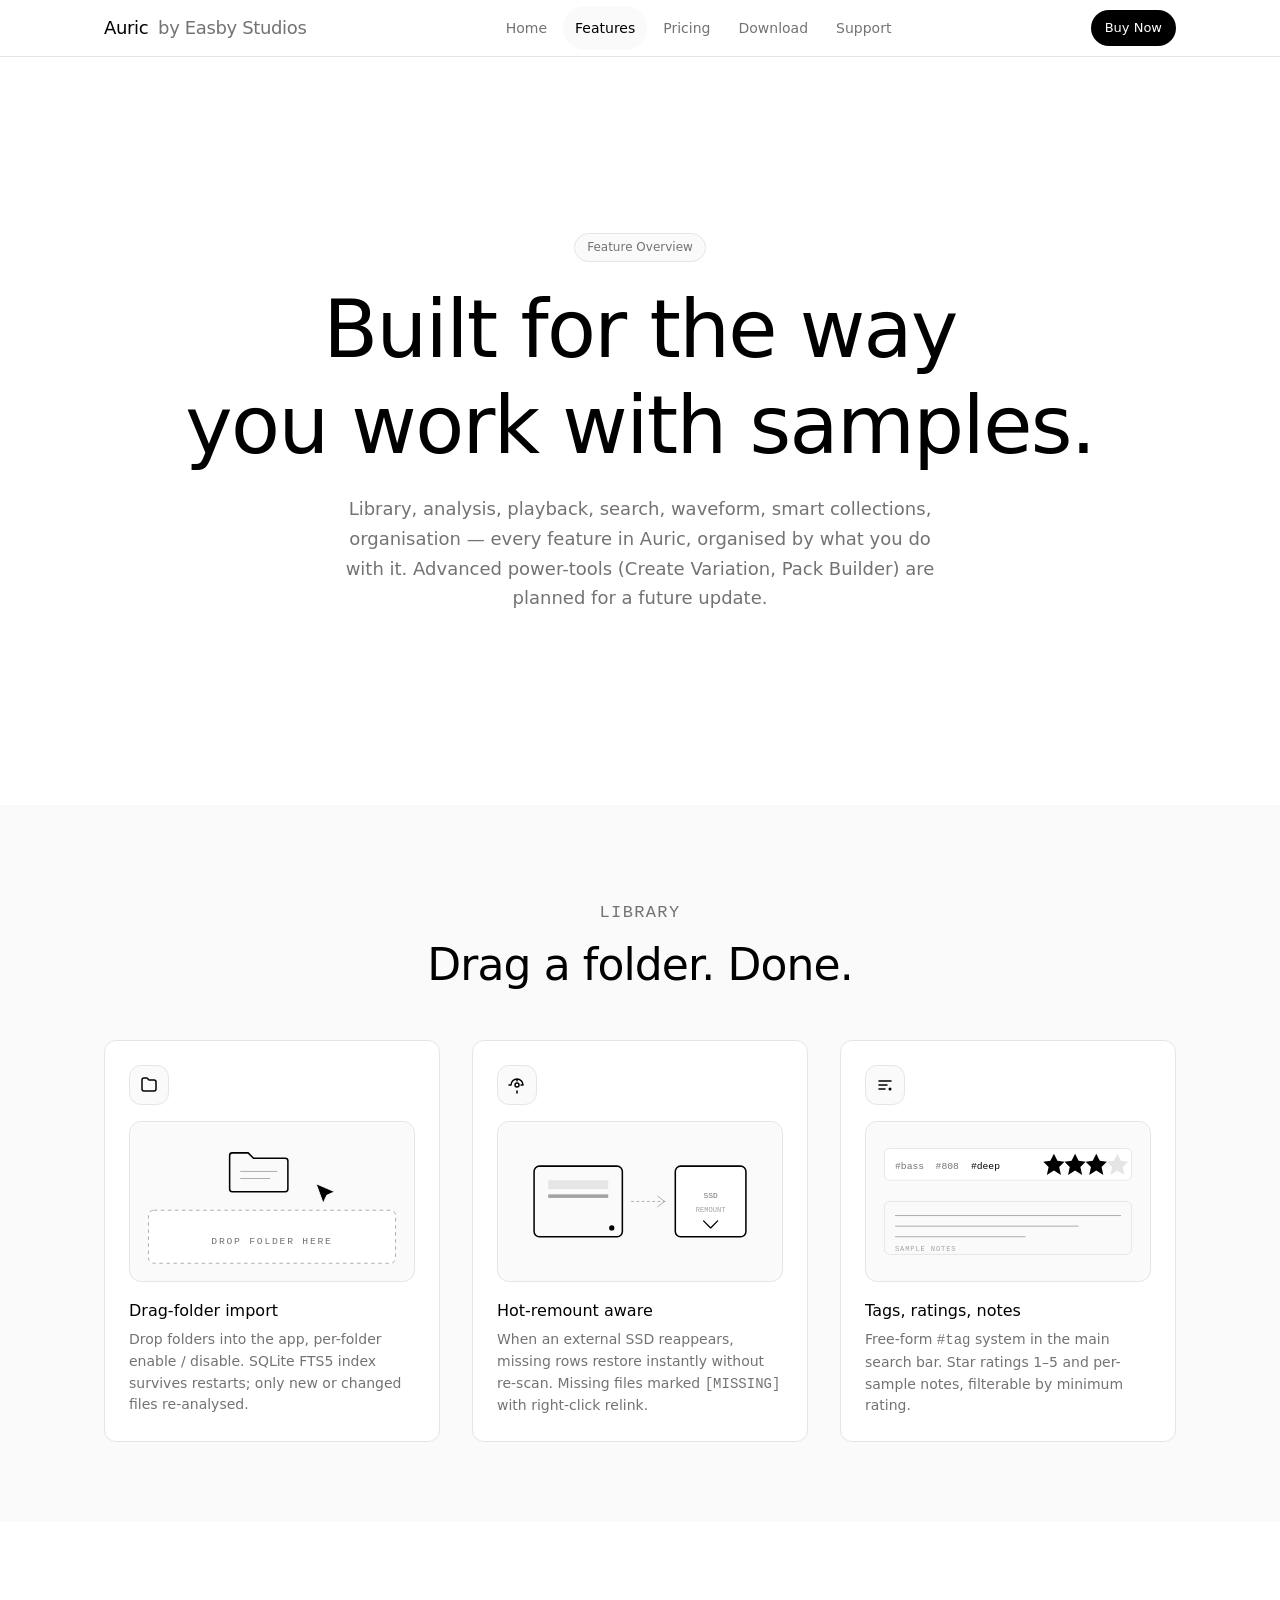
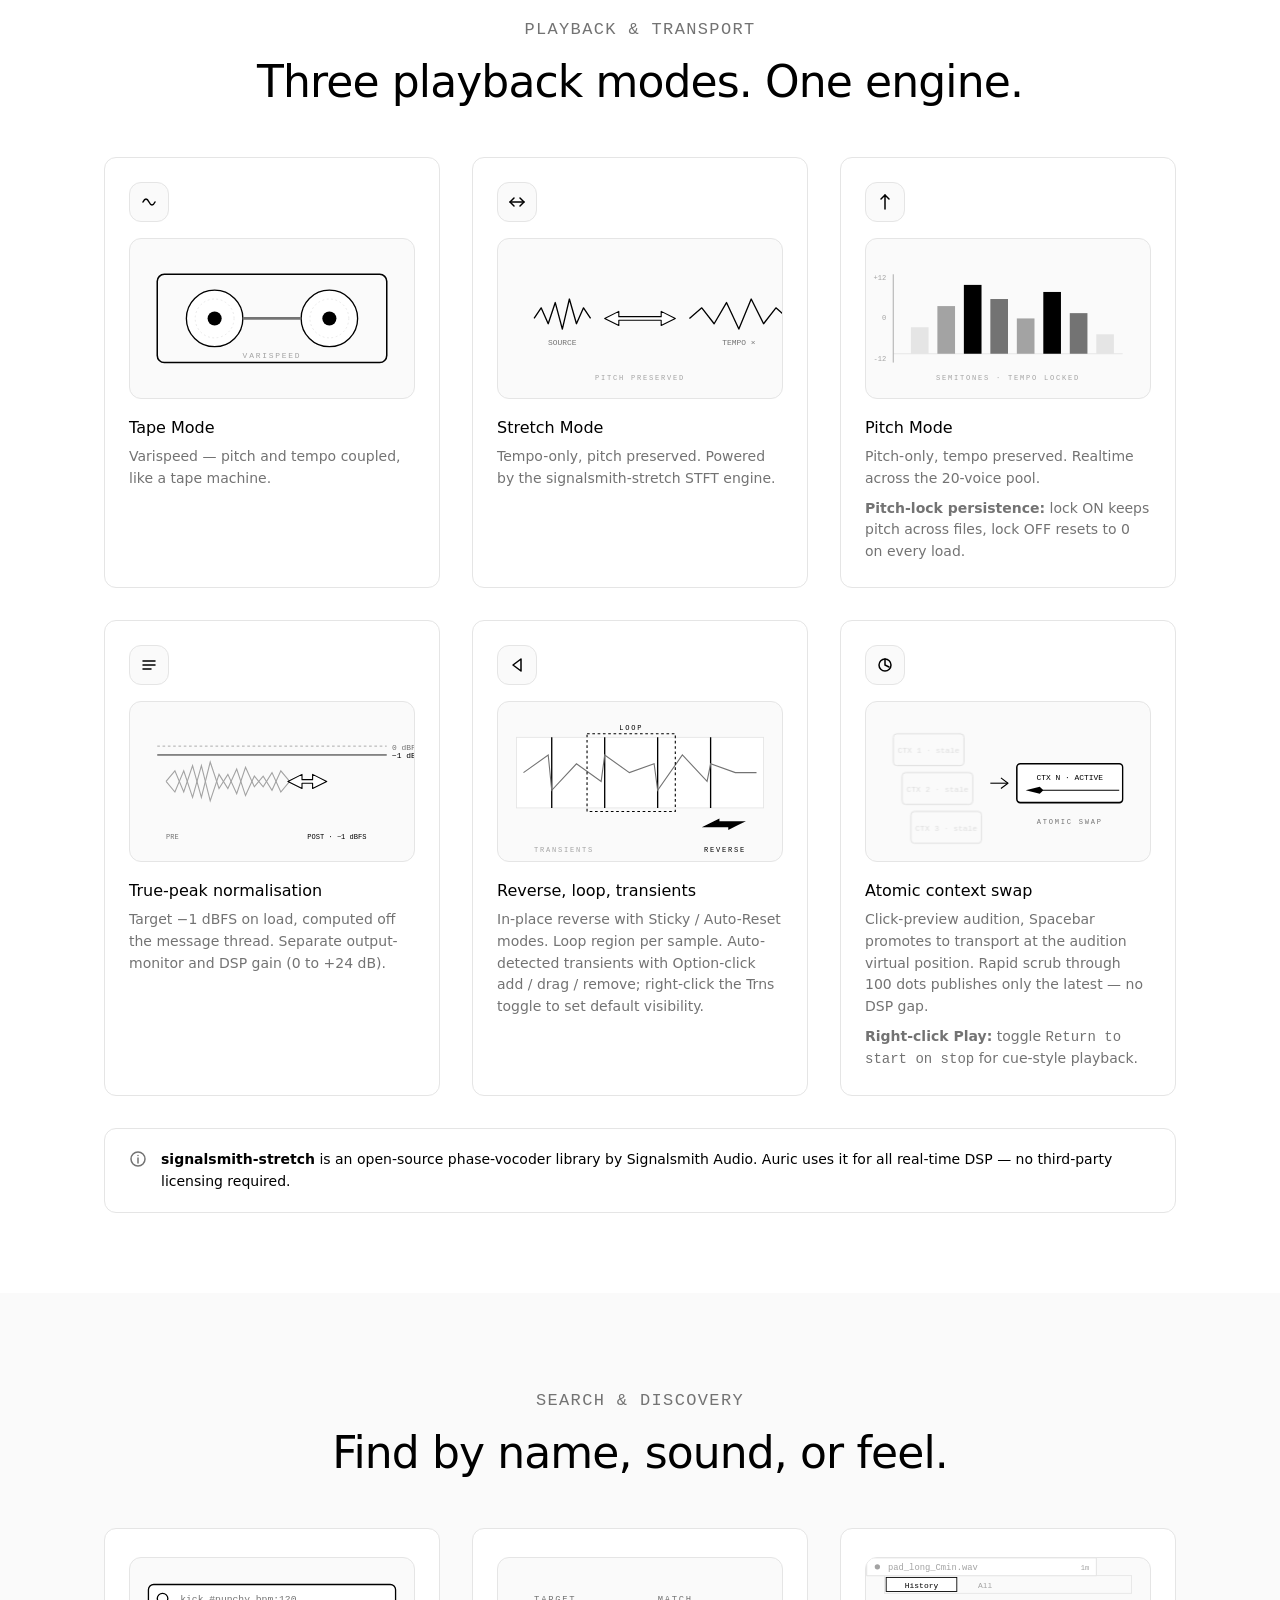
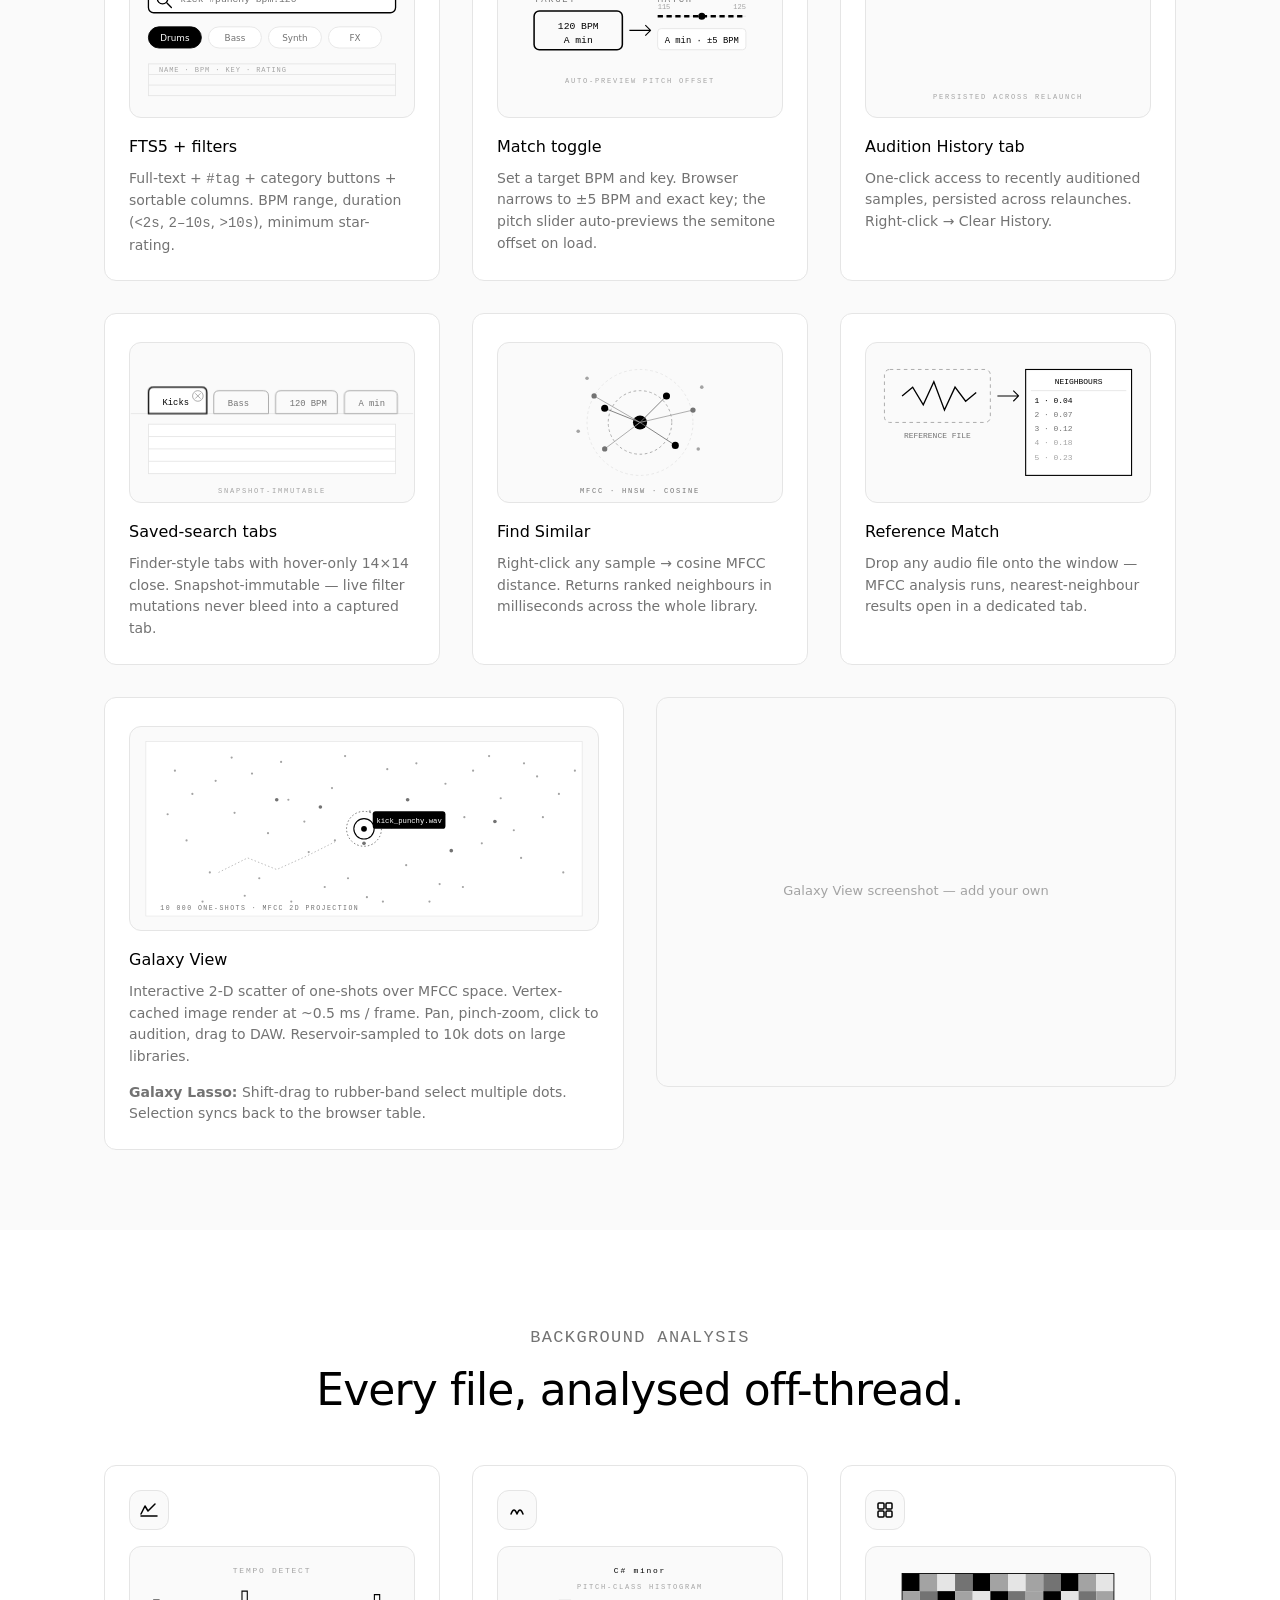
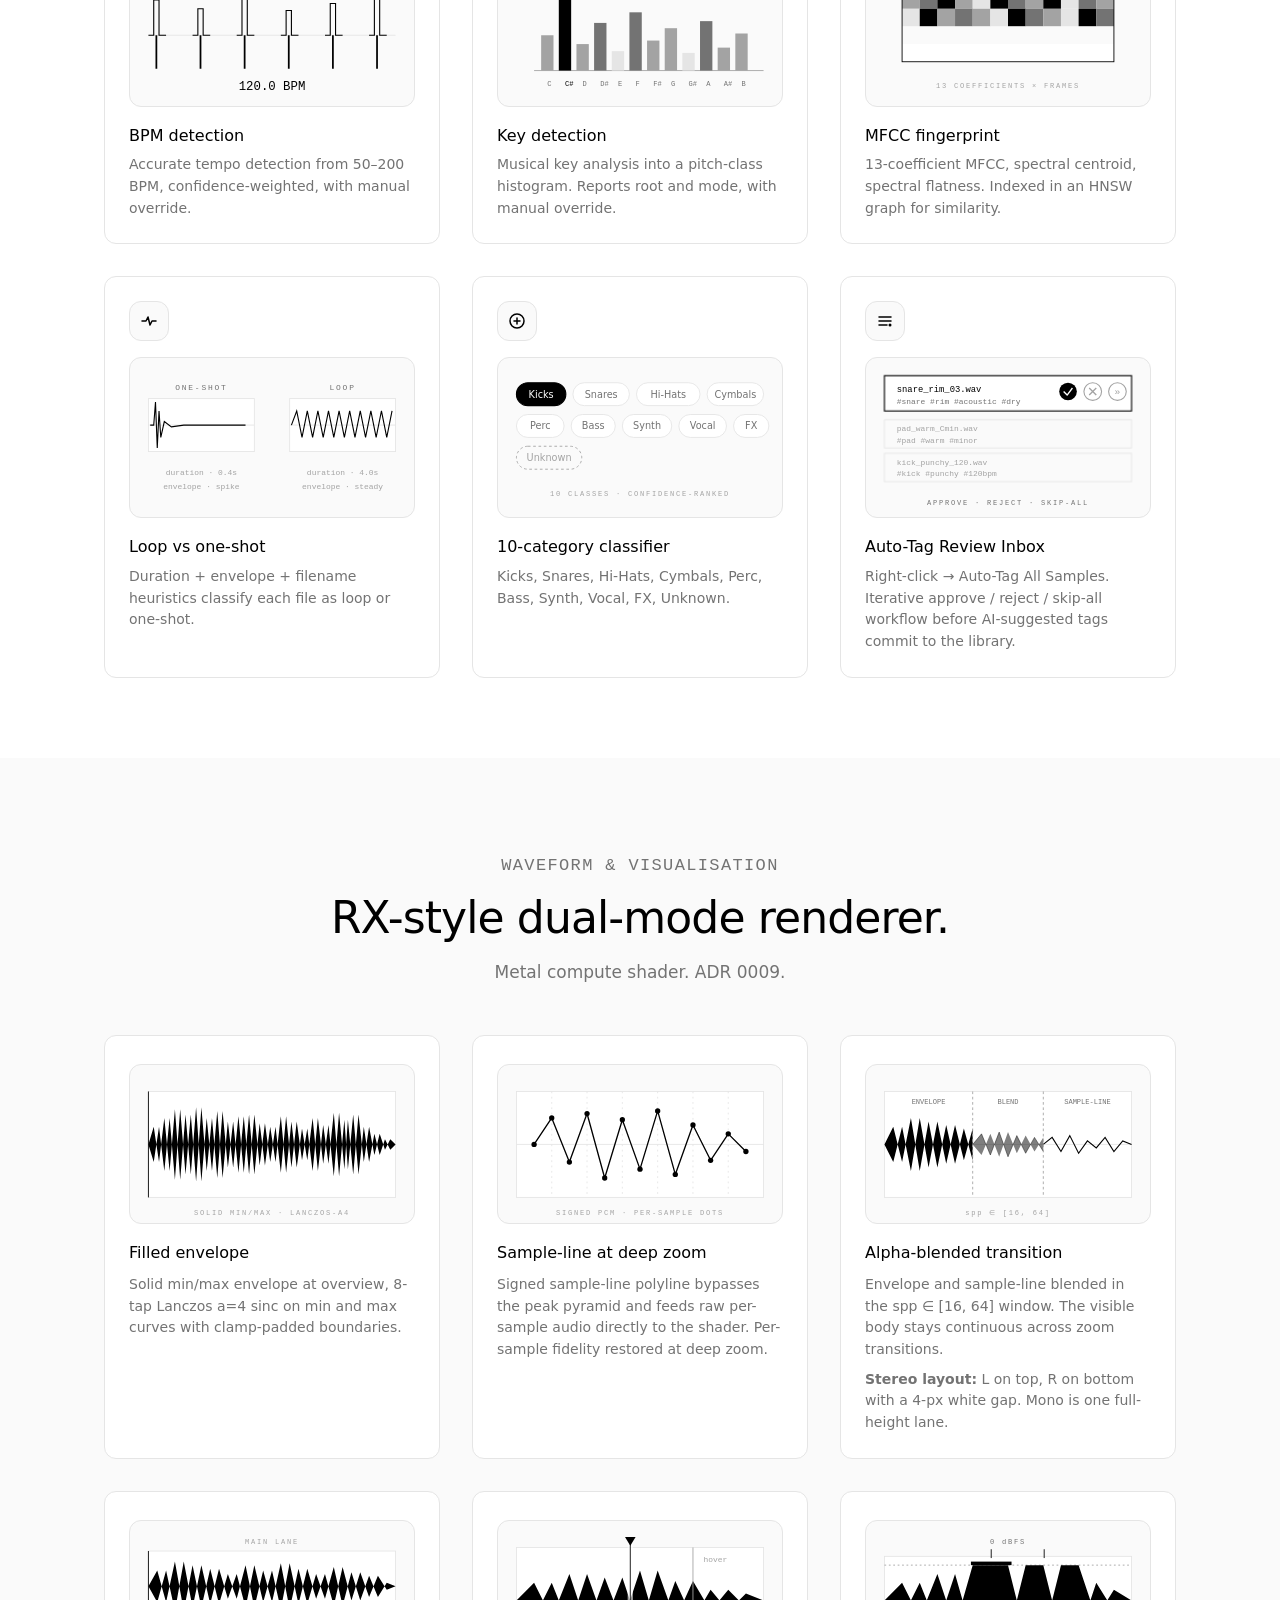
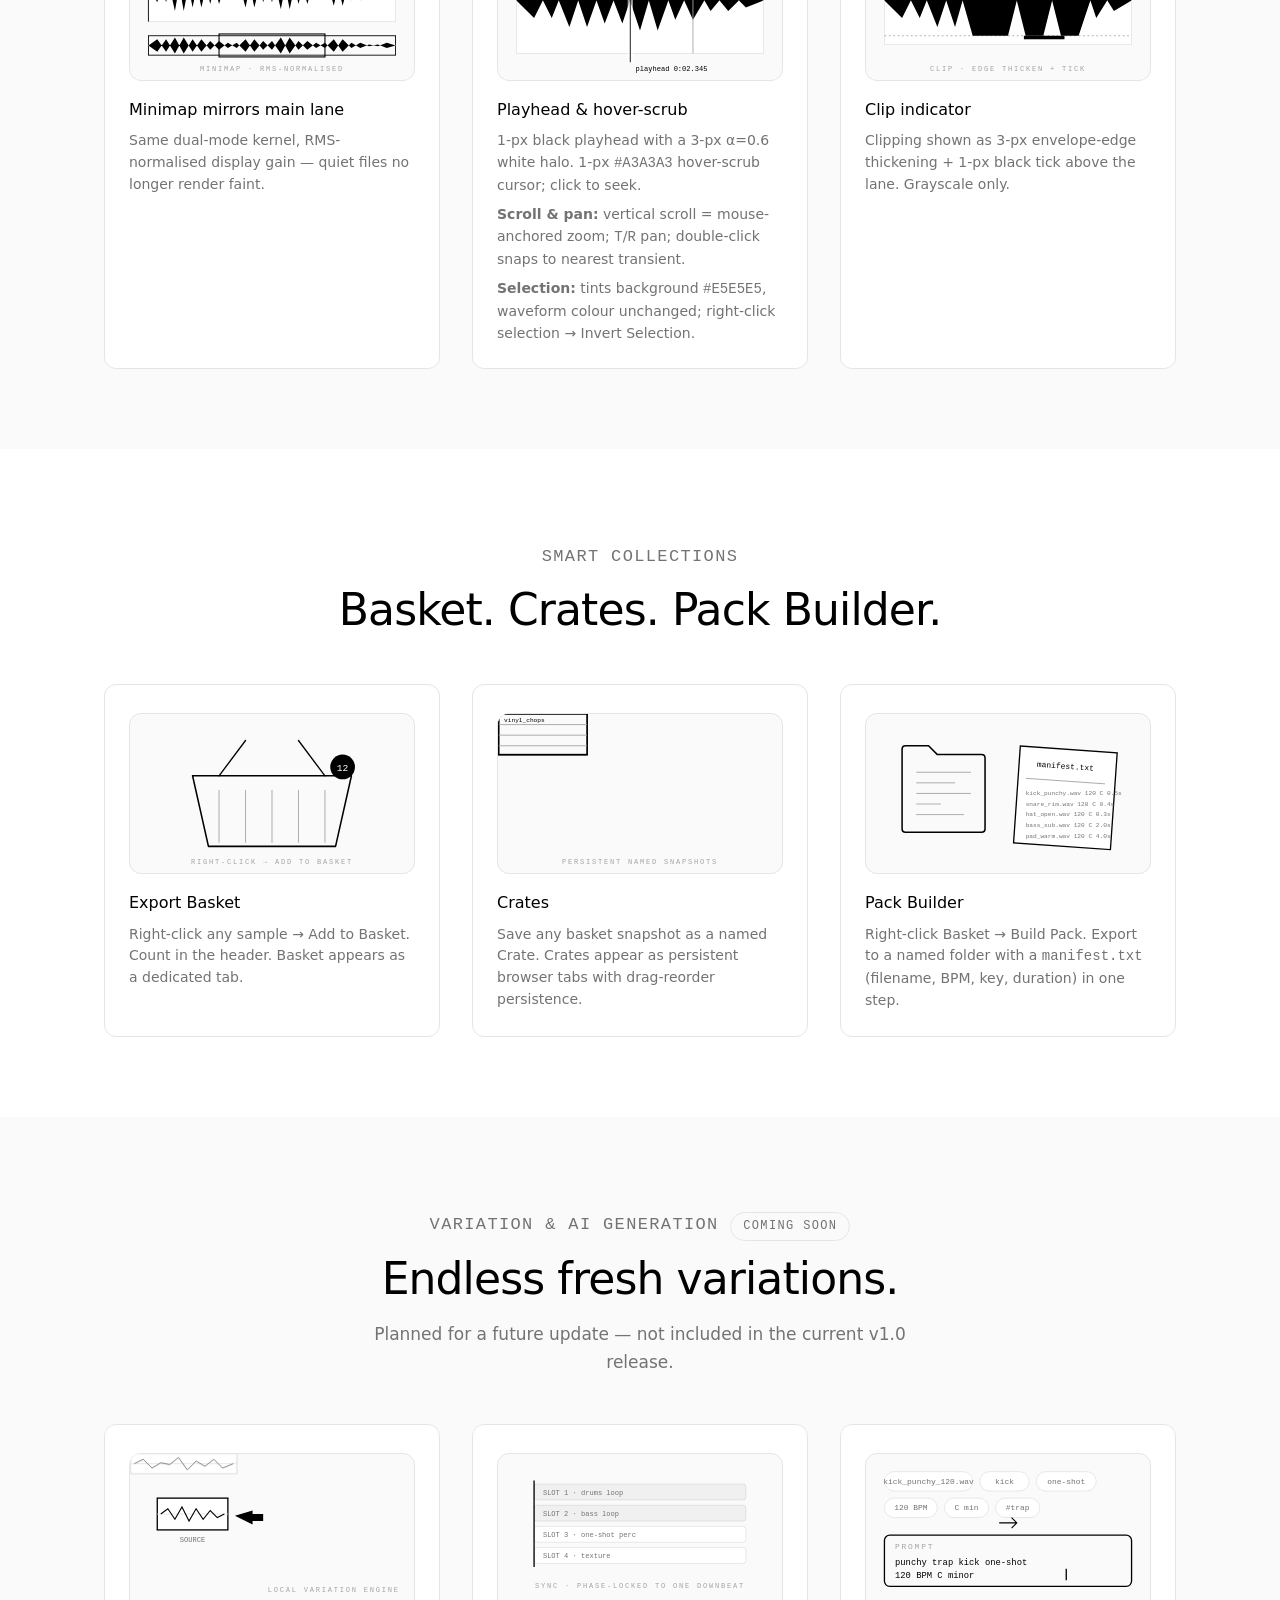
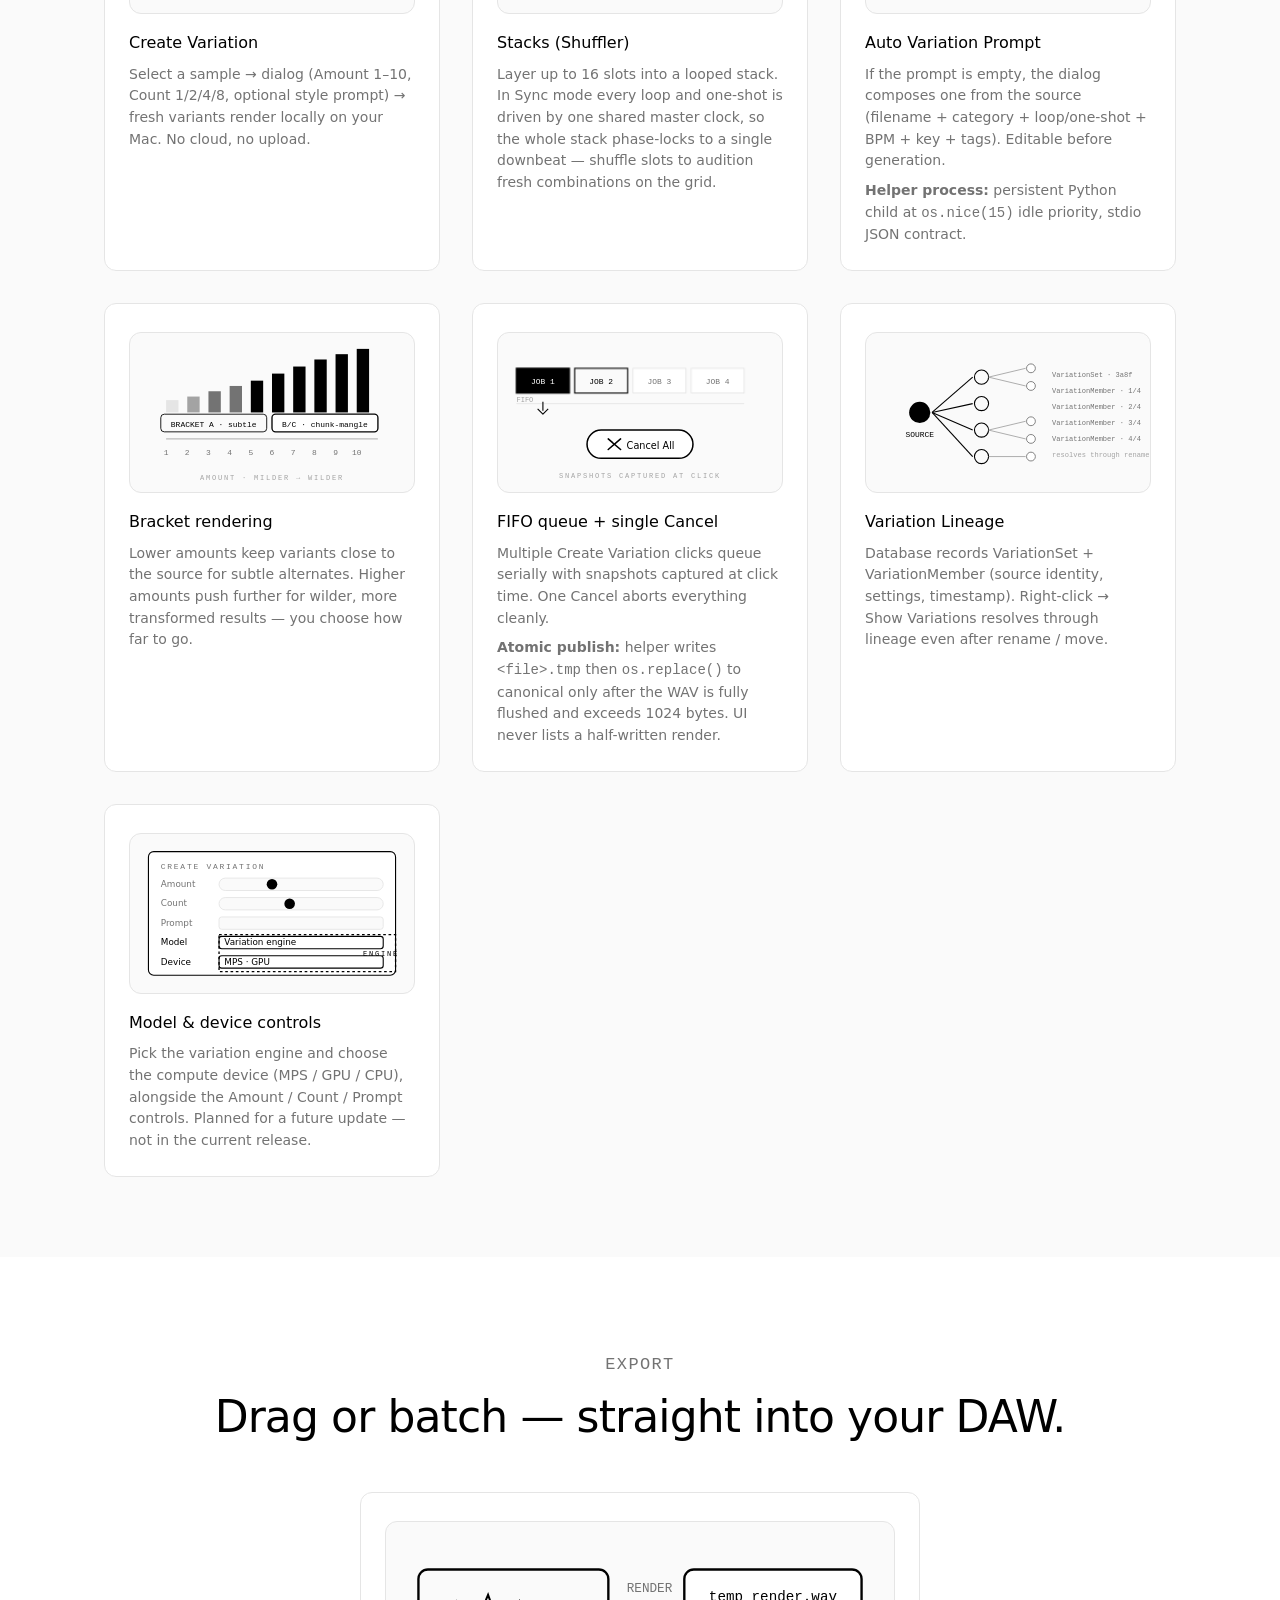
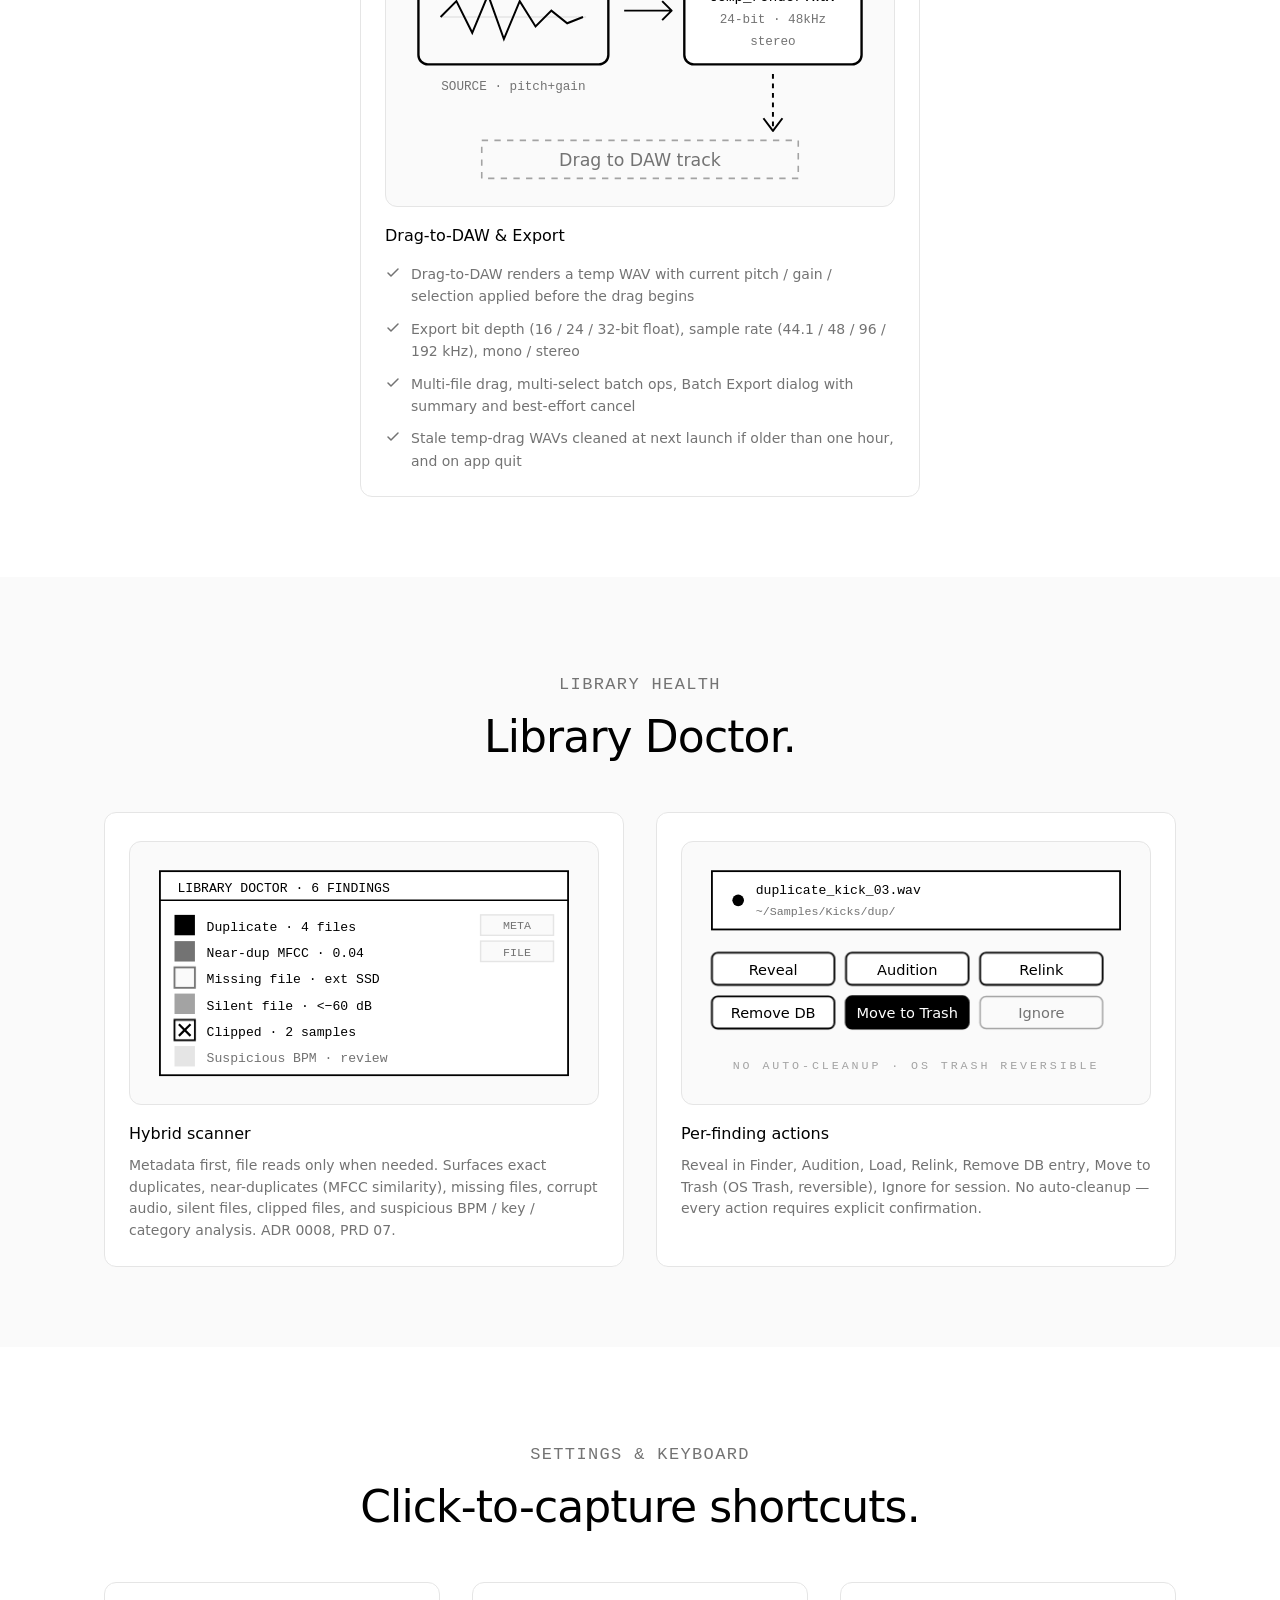
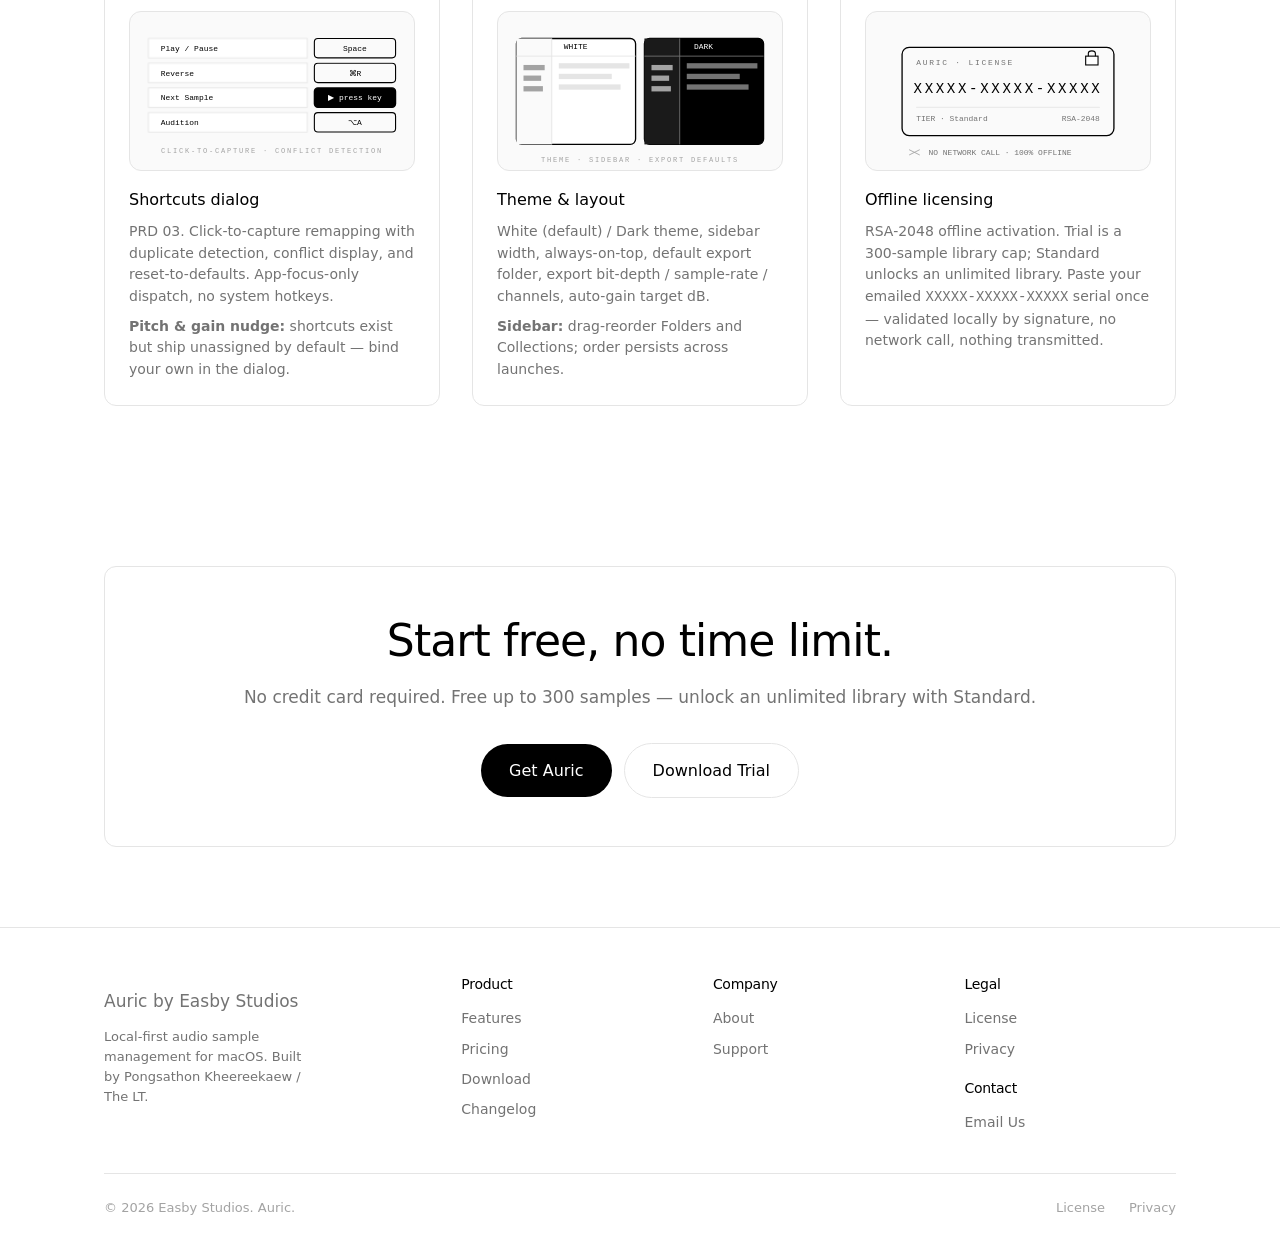
<file: features.html>
<!DOCTYPE html>
<html lang="en">
<head>
  <meta charset="UTF-8">
  <meta name="viewport" content="width=device-width, initial-scale=1.0">
  <title>Features — Auric</title>
  <meta name="description" content="Every feature in Auric — library management, DSP engine, Galaxy View, 20-voice audition, similarity search, and analysis.">
  <link rel="stylesheet" href="assets/site.css">
</head>
<body>

<a href="#main" class="skip-link">Skip to content</a>

<!-- Nav -->
<nav class="site-nav" aria-label="Main navigation">
  <div class="container site-nav__inner">
    <a href="index.html" class="site-nav__logo">Auric&nbsp;<span>by Easby Studios</span></a>
    <div class="site-nav__links">
      <a href="index.html">Home</a>
      <a href="features.html" aria-current="page">Features</a>
      <a href="pricing.html">Pricing</a>
      <a href="download.html">Download</a>
      <a href="support.html">Support</a>
    </div>
    <div class="site-nav__cta">
      <a href="https://easbystudios.gumroad.com/l/auric" target="_blank" rel="noopener" class="btn btn-primary btn-sm">Buy Now</a>
      <button class="nav-toggle" id="nav-toggle" aria-expanded="false" aria-controls="nav-drawer" aria-label="Open menu">
        <svg width="20" height="20" viewBox="0 0 20 20" fill="none" aria-hidden="true" xmlns="http://www.w3.org/2000/svg">
          <line x1="2" y1="5" x2="18" y2="5" stroke="currentColor" stroke-width="2" stroke-linecap="round"/>
          <line x1="2" y1="10" x2="18" y2="10" stroke="currentColor" stroke-width="2" stroke-linecap="round"/>
          <line x1="2" y1="15" x2="18" y2="15" stroke="currentColor" stroke-width="2" stroke-linecap="round"/>
        </svg>
      </button>
    </div>
  </div>
</nav>

<!-- Mobile drawer -->
<div class="nav-drawer" id="nav-drawer" aria-label="Mobile navigation">
  <button class="nav-drawer__close" id="nav-drawer-close" aria-label="Close menu">
    <svg width="20" height="20" viewBox="0 0 20 20" fill="none" aria-hidden="true" xmlns="http://www.w3.org/2000/svg">
      <line x1="4" y1="4" x2="16" y2="16" stroke="currentColor" stroke-width="2" stroke-linecap="round"/>
      <line x1="16" y1="4" x2="4" y2="16" stroke="currentColor" stroke-width="2" stroke-linecap="round"/>
    </svg>
  </button>
  <nav class="nav-drawer__links">
    <a href="index.html">Home</a>
    <a href="features.html" aria-current="page">Features</a>
    <a href="pricing.html">Pricing</a>
    <a href="download.html">Download</a>
    <a href="support.html">Support</a>
  </nav>
  <div class="nav-drawer__cta">
    <a href="https://easbystudios.gumroad.com/l/auric" target="_blank" rel="noopener" class="btn btn-primary btn-lg" style="width:100%;justify-content:center">Buy Now</a>
  </div>
</div>

<main id="main">

  <!-- Hero (compact) -->
  <section class="section container">
    <div class="hero">
      <div class="hero__eyebrow">
        <span class="pill">Feature Overview</span>
      </div>
      <h1 class="h-display hero__title">Built for the way<br>you work with samples.</h1>
      <p class="hero__subtitle">Library, analysis, playback, search, waveform, smart collections, organisation &mdash; every feature in Auric, organised by what you do with it. Advanced power-tools (Create Variation, Pack Builder) are planned for a future update.</p>
    </div>
  </section>

  <!-- 1. Library Management -->
  <section class="section section--alt">
    <div class="container">
      <div class="section-header">
        <p class="label">Library</p>
        <h2 class="h-section">Drag a folder. Done.</h2>
      </div>
      <div class="grid-3">

        <div class="card">
          <div class="card__icon">
            <svg width="20" height="20" viewBox="0 0 20 20" fill="none" aria-hidden="true" xmlns="http://www.w3.org/2000/svg">
              <path d="M3 5a2 2 0 0 1 2-2h3l2 2h5a2 2 0 0 1 2 2v7a2 2 0 0 1-2 2H5a2 2 0 0 1-2-2V5z" stroke="currentColor" stroke-width="1.5" stroke-linejoin="round"/>
            </svg>
          </div>
          <div class="card__visual">
            <svg viewBox="0 0 320 180" fill="none" xmlns="http://www.w3.org/2000/svg" aria-hidden="true">
              <rect x="20" y="100" width="280" height="60" rx="6" stroke="#a3a3a3" stroke-width="1" stroke-dasharray="4 4" fill="#ffffff"/>
              <text x="160" y="138" font-family="ui-monospace,monospace" font-size="11" fill="#737373" text-anchor="middle" letter-spacing="2">DROP FOLDER HERE</text>
              <g transform="translate(110 24)">
                <path d="M2 14a3 3 0 0 1 3-3h18l6 6h36a3 3 0 0 1 3 3v32a3 3 0 0 1-3 3H5a3 3 0 0 1-3-3V14z" stroke="currentColor" stroke-width="1.75" fill="#fafafa" stroke-linejoin="round"/>
                <line x1="14" y1="32" x2="56" y2="32" stroke="#a3a3a3" stroke-width="1"/>
                <line x1="14" y1="40" x2="48" y2="40" stroke="#a3a3a3" stroke-width="1"/>
              </g>
              <g class="fx-cursor-nudge">
                <path d="M210 70l8 22 4-9 9-4z" fill="currentColor"/>
                <path d="M210 70l8 22 4-9 9-4z" stroke="#ffffff" stroke-width="1"/>
              </g>
            </svg>
          </div>
          <p class="card__title">Drag-folder import</p>
          <p class="card__body">Drop folders into the app, per-folder enable / disable. SQLite FTS5 index survives restarts; only new or changed files re-analysed.</p>
        </div>

        <div class="card">
          <div class="card__icon">
            <svg width="20" height="20" viewBox="0 0 20 20" fill="none" aria-hidden="true" xmlns="http://www.w3.org/2000/svg">
              <path d="M4 10a6 6 0 0 1 12 0M10 4v2M16 10h-2M4 10H2M10 16v2" stroke="currentColor" stroke-width="1.5" stroke-linecap="round"/>
              <circle cx="10" cy="10" r="2" stroke="currentColor" stroke-width="1.5"/>
            </svg>
          </div>
          <div class="card__visual">
            <svg viewBox="0 0 320 180" fill="none" xmlns="http://www.w3.org/2000/svg" aria-hidden="true">
              <rect x="40" y="50" width="100" height="80" rx="6" stroke="currentColor" stroke-width="1.75" fill="#fafafa"/>
              <rect x="56" y="66" width="68" height="10" fill="#e5e5e5"/>
              <rect x="56" y="82" width="68" height="4" fill="#a3a3a3"/>
              <circle cx="128" cy="120" r="3" fill="currentColor"/>
              <line x1="150" y1="90" x2="190" y2="90" stroke="#a3a3a3" stroke-width="1" stroke-dasharray="3 3"/>
              <path d="M180 84l8 6-8 6" stroke="#a3a3a3" stroke-width="1" stroke-linecap="round" stroke-linejoin="round"/>
              <rect x="200" y="50" width="80" height="80" rx="6" stroke="currentColor" stroke-width="1.75" fill="#ffffff"/>
              <text x="240" y="86" font-family="ui-monospace,monospace" font-size="9" fill="#737373" text-anchor="middle">SSD</text>
              <text x="240" y="102" font-family="ui-monospace,monospace" font-size="8" fill="#a3a3a3" text-anchor="middle">REMOUNT</text>
              <path class="fx-pulse" d="M232 112l8 8 8-8" stroke="currentColor" stroke-width="1.5" stroke-linecap="round" stroke-linejoin="round" fill="none"/>
            </svg>
          </div>
          <p class="card__title">Hot-remount aware</p>
          <p class="card__body">When an external SSD reappears, missing rows restore instantly without re-scan. Missing files marked <span class="mono">[MISSING]</span> with right-click relink.</p>
        </div>

        <div class="card">
          <div class="card__icon">
            <svg width="20" height="20" viewBox="0 0 20 20" fill="none" aria-hidden="true" xmlns="http://www.w3.org/2000/svg">
              <path d="M4 6h12M4 10h8M4 14h6" stroke="currentColor" stroke-width="1.5" stroke-linecap="round"/>
              <circle cx="15" cy="14" r="1.5" fill="currentColor"/>
            </svg>
          </div>
          <div class="card__visual">
            <svg viewBox="0 0 320 180" fill="none" xmlns="http://www.w3.org/2000/svg" aria-hidden="true">
              <rect x="20" y="30" width="280" height="36" rx="6" stroke="#e5e5e5" stroke-width="1" fill="#ffffff"/>
              <text x="32" y="53" font-family="ui-monospace,monospace" font-size="11" fill="#737373">#bass</text>
              <text x="78" y="53" font-family="ui-monospace,monospace" font-size="11" fill="#737373">#808</text>
              <text x="118" y="53" font-family="ui-monospace,monospace" font-size="11" fill="#000000" font-weight="500">#deep</text>
              <g transform="translate(200 36)">
                <path class="fx-dot-twinkle" d="M12 0l4 8 8 1-6 6 2 9-8-5-8 5 2-9-6-6 8-1z" fill="currentColor"/>
                <path class="fx-dot-twinkle" d="M36 0l4 8 8 1-6 6 2 9-8-5-8 5 2-9-6-6 8-1z" fill="currentColor"/>
                <path class="fx-dot-twinkle" d="M60 0l4 8 8 1-6 6 2 9-8-5-8 5 2-9-6-6 8-1z" fill="currentColor"/>
                <path class="fx-dot-twinkle" d="M84 0l4 8 8 1-6 6 2 9-8-5-8 5 2-9-6-6 8-1z" fill="#e5e5e5"/>
              </g>
              <rect x="20" y="90" width="280" height="60" rx="6" stroke="#e5e5e5" stroke-width="1" fill="#fafafa"/>
              <line x1="32" y1="106" x2="288" y2="106" stroke="#a3a3a3" stroke-width="1"/>
              <line x1="32" y1="118" x2="240" y2="118" stroke="#a3a3a3" stroke-width="1"/>
              <line x1="32" y1="130" x2="180" y2="130" stroke="#a3a3a3" stroke-width="1"/>
              <text x="32" y="146" font-family="ui-monospace,monospace" font-size="8" fill="#a3a3a3" letter-spacing="1">SAMPLE NOTES</text>
            </svg>
          </div>
          <p class="card__title">Tags, ratings, notes</p>
          <p class="card__body">Free-form <span class="mono">#tag</span> system in the main search bar. Star ratings 1&ndash;5 and per-sample notes, filterable by minimum rating.</p>
        </div>

      </div>
    </div>
  </section>

  <!-- 2. Playback & Transport -->
  <section class="section">
    <div class="container">
      <div class="section-header">
        <p class="label">Playback &amp; transport</p>
        <h2 class="h-section">Three playback modes. One engine.</h2>
      </div>
      <div class="grid-3">

        <div class="card">
          <div class="card__icon">
            <svg width="20" height="20" viewBox="0 0 20 20" fill="none" aria-hidden="true" xmlns="http://www.w3.org/2000/svg">
              <path d="M4 10 Q7 4 10 10 Q13 16 16 10" stroke="currentColor" stroke-width="1.5" stroke-linecap="round" stroke-linejoin="round" fill="none"/>
            </svg>
          </div>
          <div class="card__visual">
            <svg viewBox="0 0 320 180" fill="none" xmlns="http://www.w3.org/2000/svg" aria-hidden="true">
              <rect x="30" y="40" width="260" height="100" rx="8" stroke="currentColor" stroke-width="1.75" fill="#fafafa"/>
              <circle cx="95" cy="90" r="32" stroke="currentColor" stroke-width="1.5" fill="#ffffff"/>
              <circle cx="95" cy="90" r="8" fill="currentColor"/>
              <circle cx="95" cy="90" r="22" stroke="#e5e5e5" stroke-width="1" stroke-dasharray="2 3"/>
              <circle cx="225" cy="90" r="32" stroke="currentColor" stroke-width="1.5" fill="#ffffff"/>
              <circle cx="225" cy="90" r="8" fill="currentColor"/>
              <circle cx="225" cy="90" r="22" stroke="#e5e5e5" stroke-width="1" stroke-dasharray="2 3"/>
              <line class="fx-slide-x" x1="127" y1="90" x2="193" y2="90" stroke="#737373" stroke-width="3"/>
              <text x="160" y="135" font-family="ui-monospace,monospace" font-size="9" fill="#a3a3a3" text-anchor="middle" letter-spacing="2">VARISPEED</text>
            </svg>
          </div>
          <p class="card__title">Tape Mode</p>
          <p class="card__body">Varispeed &mdash; pitch and tempo coupled, like a tape machine.</p>
        </div>

        <div class="card">
          <div class="card__icon">
            <svg width="20" height="20" viewBox="0 0 20 20" fill="none" aria-hidden="true" xmlns="http://www.w3.org/2000/svg">
              <line x1="3" y1="10" x2="17" y2="10" stroke="currentColor" stroke-width="1.5" stroke-linecap="round"/>
              <polyline points="7,6 3,10 7,14" stroke="currentColor" stroke-width="1.5" stroke-linecap="round" stroke-linejoin="round"/>
              <polyline points="13,6 17,10 13,14" stroke="currentColor" stroke-width="1.5" stroke-linecap="round" stroke-linejoin="round"/>
            </svg>
          </div>
          <div class="card__visual">
            <svg viewBox="0 0 320 180" fill="none" xmlns="http://www.w3.org/2000/svg" aria-hidden="true">
              <g transform="translate(40 60)">
                <path d="M0 30 L8 18 L16 36 L24 12 L32 42 L40 8 L48 36 L56 18 L64 30" stroke="currentColor" stroke-width="1.5" fill="none" stroke-linejoin="round"/>
                <text x="32" y="60" font-family="ui-monospace,monospace" font-size="9" fill="#737373" text-anchor="middle">SOURCE</text>
              </g>
              <path class="fx-slide-x" d="M120 90l16-8v6h48v-6l16 8-16 8v-6h-48v6z" stroke="currentColor" stroke-width="1.25" fill="#ffffff" stroke-linejoin="round"/>
              <g transform="translate(216 60)">
                <path d="M0 30 L14 18 L28 36 L42 12 L56 42 L70 8 L84 36 L98 18 L112 30" stroke="currentColor" stroke-width="1.5" fill="none" stroke-linejoin="round"/>
                <text x="56" y="60" font-family="ui-monospace,monospace" font-size="9" fill="#737373" text-anchor="middle">TEMPO ×</text>
              </g>
              <text x="160" y="160" font-family="ui-monospace,monospace" font-size="8" fill="#a3a3a3" text-anchor="middle" letter-spacing="2">PITCH PRESERVED</text>
            </svg>
          </div>
          <p class="card__title">Stretch Mode</p>
          <p class="card__body">Tempo-only, pitch preserved. Powered by the signalsmith-stretch STFT engine.</p>
        </div>

        <div class="card">
          <div class="card__icon">
            <svg width="20" height="20" viewBox="0 0 20 20" fill="none" aria-hidden="true" xmlns="http://www.w3.org/2000/svg">
              <line x1="10" y1="3" x2="10" y2="17" stroke="currentColor" stroke-width="1.5" stroke-linecap="round"/>
              <polyline points="6,7 10,3 14,7" stroke="currentColor" stroke-width="1.5" stroke-linecap="round" stroke-linejoin="round"/>
            </svg>
          </div>
          <div class="card__visual">
            <svg viewBox="0 0 320 180" fill="none" xmlns="http://www.w3.org/2000/svg" aria-hidden="true">
              <line x1="30" y1="130" x2="290" y2="130" stroke="#e5e5e5" stroke-width="1"/>
              <line x1="30" y1="40" x2="30" y2="140" stroke="#a3a3a3" stroke-width="1"/>
              <text x="22" y="46" font-family="ui-monospace,monospace" font-size="8" fill="#a3a3a3" text-anchor="end">+12</text>
              <text x="22" y="92" font-family="ui-monospace,monospace" font-size="8" fill="#a3a3a3" text-anchor="end">0</text>
              <text x="22" y="138" font-family="ui-monospace,monospace" font-size="8" fill="#a3a3a3" text-anchor="end">-12</text>
              <rect class="fx-slide-y" x="50" y="100" width="20" height="30" fill="#e5e5e5"/>
              <rect class="fx-slide-y" x="80" y="76" width="20" height="54" fill="#a3a3a3"/>
              <rect class="fx-slide-y" x="110" y="52" width="20" height="78" fill="currentColor"/>
              <rect class="fx-slide-y" x="140" y="68" width="20" height="62" fill="#737373"/>
              <rect class="fx-slide-y" x="170" y="90" width="20" height="40" fill="#a3a3a3"/>
              <rect class="fx-slide-y" x="200" y="60" width="20" height="70" fill="currentColor"/>
              <rect class="fx-slide-y" x="230" y="84" width="20" height="46" fill="#737373"/>
              <rect class="fx-slide-y" x="260" y="108" width="20" height="22" fill="#e5e5e5"/>
              <text x="160" y="160" font-family="ui-monospace,monospace" font-size="8" fill="#a3a3a3" text-anchor="middle" letter-spacing="2">SEMITONES · TEMPO LOCKED</text>
            </svg>
          </div>
          <p class="card__title">Pitch Mode</p>
          <p class="card__body">Pitch-only, tempo preserved. Realtime across the 20-voice pool.</p>
          <p class="card__body" style="margin-top:.5rem"><strong>Pitch-lock persistence:</strong> lock ON keeps pitch across files, lock OFF resets to 0 on every load.</p>
        </div>

        <div class="card">
          <div class="card__icon">
            <svg width="20" height="20" viewBox="0 0 20 20" fill="none" aria-hidden="true" xmlns="http://www.w3.org/2000/svg">
              <path d="M4 10h12M4 6h12M4 14h8" stroke="currentColor" stroke-width="1.5" stroke-linecap="round"/>
            </svg>
          </div>
          <div class="card__visual">
            <svg viewBox="0 0 320 180" fill="none" xmlns="http://www.w3.org/2000/svg" aria-hidden="true">
              <line x1="30" y1="50" x2="290" y2="50" stroke="#a3a3a3" stroke-width="1" stroke-dasharray="3 3"/>
              <text x="296" y="54" font-family="ui-monospace,monospace" font-size="9" fill="#737373">0 dBFS</text>
              <line x1="30" y1="60" x2="290" y2="60" stroke="currentColor" stroke-width="1"/>
              <text x="296" y="64" font-family="ui-monospace,monospace" font-size="9" fill="currentColor" font-weight="500">−1 dBFS</text>
              <g transform="translate(40 60)">
                <path d="M0 30 L10 18 L20 42 L30 12 L40 48 L50 8 L60 38 L70 22 L80 44 L90 14 L100 36 L110 24 L120 40 L130 18 L140 30" stroke="#a3a3a3" stroke-width="1.25" fill="none"/>
                <path d="M0 30 L10 18 L20 42 L30 12 L40 48 L50 8 L60 38 L70 22 L80 44 L90 14 L100 36 L110 24 L120 40 L130 18 L140 30" stroke="#a3a3a3" stroke-width="1.25" fill="none" transform="translate(0 0) scale(1 -1) translate(0 -60)"/>
              </g>
              <text x="40" y="155" font-family="ui-monospace,monospace" font-size="8" fill="#737373">PRE</text>
              <path class="fx-slide-x" d="M178 90l16-8v6h12v-6l16 8-16 8v-6h-12v6z" stroke="currentColor" stroke-width="1.25" fill="#ffffff" stroke-linejoin="round"/>
              <text x="200" y="155" font-family="ui-monospace,monospace" font-size="8" fill="currentColor">POST · −1 dBFS</text>
            </svg>
          </div>
          <p class="card__title">True-peak normalisation</p>
          <p class="card__body">Target &minus;1 dBFS on load, computed off the message thread. Separate output-monitor and DSP gain (0 to +24 dB).</p>
        </div>

        <div class="card">
          <div class="card__icon">
            <svg width="20" height="20" viewBox="0 0 20 20" fill="none" aria-hidden="true" xmlns="http://www.w3.org/2000/svg">
              <path d="M14 4l-8 6 8 6V4z" stroke="currentColor" stroke-width="1.5" stroke-linejoin="round"/>
            </svg>
          </div>
          <div class="card__visual">
            <svg viewBox="0 0 320 180" fill="none" xmlns="http://www.w3.org/2000/svg" aria-hidden="true">
              <rect x="20" y="40" width="280" height="80" stroke="#e5e5e5" stroke-width="1" fill="#ffffff"/>
              <line class="fx-dot-twinkle" x1="60" y1="40" x2="60" y2="120" stroke="currentColor" stroke-width="1.5"/>
              <line class="fx-dot-twinkle" x1="120" y1="40" x2="120" y2="120" stroke="currentColor" stroke-width="1.5"/>
              <line class="fx-dot-twinkle" x1="180" y1="40" x2="180" y2="120" stroke="currentColor" stroke-width="1.5"/>
              <line class="fx-dot-twinkle" x1="240" y1="40" x2="240" y2="120" stroke="currentColor" stroke-width="1.5"/>
              <path d="M28 80 L56 60 L60 100 L88 70 L116 90 L120 60 L148 80 L176 70 L180 100 L208 60 L236 90 L240 70 L268 80 L292 80" stroke="#737373" stroke-width="1.25" fill="none"/>
              <rect x="100" y="36" width="100" height="88" stroke="currentColor" stroke-width="1.25" stroke-dasharray="3 3" fill="none"/>
              <text x="150" y="32" font-family="ui-monospace,monospace" font-size="8" fill="currentColor" text-anchor="middle" letter-spacing="2">LOOP</text>
              <path class="fx-slide-x" d="M270 140l-10 5v-3h-30l20-10v3h30l-10 5z" fill="currentColor"/>
              <text x="280" y="170" font-family="ui-monospace,monospace" font-size="8" fill="currentColor" text-anchor="end" letter-spacing="2">REVERSE</text>
              <text x="40" y="170" font-family="ui-monospace,monospace" font-size="8" fill="#a3a3a3" letter-spacing="2">TRANSIENTS</text>
            </svg>
          </div>
          <p class="card__title">Reverse, loop, transients</p>
          <p class="card__body">In-place reverse with Sticky / Auto-Reset modes. Loop region per sample. Auto-detected transients with Option-click add / drag / remove; right-click the Trns toggle to set default visibility.</p>
        </div>

        <div class="card">
          <div class="card__icon">
            <svg width="20" height="20" viewBox="0 0 20 20" fill="none" aria-hidden="true" xmlns="http://www.w3.org/2000/svg">
              <circle cx="10" cy="10" r="6" stroke="currentColor" stroke-width="1.5"/>
              <path d="M10 4v6l4 2" stroke="currentColor" stroke-width="1.5" stroke-linecap="round"/>
            </svg>
          </div>
          <div class="card__visual">
            <svg viewBox="0 0 320 180" fill="none" xmlns="http://www.w3.org/2000/svg" aria-hidden="true">
              <g opacity="0.35">
                <rect class="fx-stagger-rise" x="30" y="36" width="80" height="36" rx="4" stroke="#a3a3a3" stroke-width="1" fill="#fafafa"/>
                <rect class="fx-stagger-rise" x="40" y="80" width="80" height="36" rx="4" stroke="#a3a3a3" stroke-width="1" fill="#fafafa"/>
                <rect class="fx-stagger-rise" x="50" y="124" width="80" height="36" rx="4" stroke="#a3a3a3" stroke-width="1" fill="#fafafa"/>
                <text x="70" y="58" font-family="ui-monospace,monospace" font-size="9" fill="#a3a3a3" text-anchor="middle">CTX 1 · stale</text>
                <text x="80" y="102" font-family="ui-monospace,monospace" font-size="9" fill="#a3a3a3" text-anchor="middle">CTX 2 · stale</text>
                <text x="90" y="146" font-family="ui-monospace,monospace" font-size="9" fill="#a3a3a3" text-anchor="middle">CTX 3 · stale</text>
              </g>
              <rect class="fx-pulse" x="170" y="70" width="120" height="44" rx="4" stroke="currentColor" stroke-width="1.75" fill="#ffffff"/>
              <text x="230" y="88" font-family="ui-monospace,monospace" font-size="9" fill="currentColor" text-anchor="middle" font-weight="500">CTX N · ACTIVE</text>
              <path d="M180 100 L196 96 L200 100 L196 104z" fill="currentColor"/>
              <path d="M196 100 L286 100" stroke="currentColor" stroke-width="1.25"/>
              <path d="M140 92 L160 92" stroke="currentColor" stroke-width="1.25"/>
              <path d="M152 86 L160 92 L152 98" stroke="currentColor" stroke-width="1.25" fill="none" stroke-linejoin="round"/>
              <text x="230" y="138" font-family="ui-monospace,monospace" font-size="8" fill="#737373" text-anchor="middle" letter-spacing="2">ATOMIC SWAP</text>
            </svg>
          </div>
          <p class="card__title">Atomic context swap</p>
          <p class="card__body">Click-preview audition, Spacebar promotes to transport at the audition virtual position. Rapid scrub through 100 dots publishes only the latest &mdash; no DSP gap.</p>
          <p class="card__body" style="margin-top:.5rem"><strong>Right-click Play:</strong> toggle <span class="mono">Return to start on stop</span> for cue-style playback.</p>
        </div>

      </div>
      <div class="callout mt-8">
        <svg width="18" height="18" viewBox="0 0 18 18" fill="none" aria-hidden="true" xmlns="http://www.w3.org/2000/svg">
          <circle cx="9" cy="9" r="7" stroke="currentColor" stroke-width="1.5"/>
          <line x1="9" y1="8" x2="9" y2="13" stroke="currentColor" stroke-width="1.5" stroke-linecap="round"/>
          <circle cx="9" cy="5.5" r=".75" fill="currentColor"/>
        </svg>
        <p><strong>signalsmith-stretch</strong> is an open-source phase-vocoder library by Signalsmith Audio. Auric uses it for all real-time DSP &mdash; no third-party licensing required.</p>
      </div>
    </div>
  </section>

  <!-- 3. Search & Discovery -->
  <section class="section section--alt">
    <div class="container">
      <div class="section-header">
        <p class="label">Search &amp; discovery</p>
        <h2 class="h-section">Find by name, sound, or feel.</h2>
      </div>
      <div class="grid-3">

        <div class="card">
          <div class="card__visual">
            <svg viewBox="0 0 320 180" fill="none" xmlns="http://www.w3.org/2000/svg" aria-hidden="true">
              <rect x="20" y="30" width="280" height="32" rx="6" stroke="currentColor" stroke-width="1.5" fill="#ffffff"/>
              <circle cx="36" cy="46" r="6" stroke="currentColor" stroke-width="1.5"/>
              <line x1="41" y1="51" x2="46" y2="56" stroke="currentColor" stroke-width="1.5" stroke-linecap="round"/>
              <text x="56" y="50" font-family="ui-monospace,monospace" font-size="11" fill="#737373">kick #punchy bpm:120</text>
              <rect class="fx-pulse" x="20" y="78" width="60" height="24" rx="12" stroke="currentColor" stroke-width="1" fill="#000000"/>
              <text x="50" y="94" font-family="ui-sans-serif,system-ui,sans-serif" font-size="10" fill="#ffffff" text-anchor="middle">Drums</text>
              <rect x="88" y="78" width="60" height="24" rx="12" stroke="#e5e5e5" stroke-width="1" fill="#ffffff"/>
              <text x="118" y="94" font-family="ui-sans-serif,system-ui,sans-serif" font-size="10" fill="#737373" text-anchor="middle">Bass</text>
              <rect x="156" y="78" width="60" height="24" rx="12" stroke="#e5e5e5" stroke-width="1" fill="#ffffff"/>
              <text x="186" y="94" font-family="ui-sans-serif,system-ui,sans-serif" font-size="10" fill="#737373" text-anchor="middle">Synth</text>
              <rect x="224" y="78" width="60" height="24" rx="12" stroke="#e5e5e5" stroke-width="1" fill="#ffffff"/>
              <text x="254" y="94" font-family="ui-sans-serif,system-ui,sans-serif" font-size="10" fill="#737373" text-anchor="middle">FX</text>
              <rect x="20" y="120" width="280" height="36" stroke="#e5e5e5" stroke-width="1" fill="#fafafa"/>
              <line x1="20" y1="132" x2="300" y2="132" stroke="#e5e5e5" stroke-width="1"/>
              <line x1="20" y1="144" x2="300" y2="144" stroke="#e5e5e5" stroke-width="1"/>
              <text x="32" y="129" font-family="ui-monospace,monospace" font-size="8" fill="#a3a3a3" letter-spacing="1">NAME · BPM · KEY · RATING</text>
            </svg>
          </div>
          <p class="card__title">FTS5 + filters</p>
          <p class="card__body" style="margin-top:.5rem">Full-text + <span class="mono">#tag</span> + category buttons + sortable columns. BPM range, duration (<span class="mono">&lt;2s</span>, <span class="mono">2&ndash;10s</span>, <span class="mono">&gt;10s</span>), minimum star-rating.</p>
        </div>

        <div class="card">
          <div class="card__visual">
            <svg viewBox="0 0 320 180" fill="none" xmlns="http://www.w3.org/2000/svg" aria-hidden="true">
              <text x="40" y="50" font-family="ui-monospace,monospace" font-size="10" fill="#737373" letter-spacing="2">TARGET</text>
              <rect x="40" y="60" width="100" height="44" rx="6" stroke="currentColor" stroke-width="1.75" fill="#fafafa"/>
              <text x="90" y="80" font-family="ui-monospace,monospace" font-size="11" fill="currentColor" text-anchor="middle" font-weight="500">120 BPM</text>
              <text x="90" y="96" font-family="ui-monospace,monospace" font-size="11" fill="currentColor" text-anchor="middle" font-weight="500">A min</text>
              <path d="M148 82 L172 82 M166 76 L172 82 L166 88" stroke="currentColor" stroke-width="1.25" fill="none" stroke-linejoin="round"/>
              <text x="180" y="50" font-family="ui-monospace,monospace" font-size="10" fill="#737373" letter-spacing="2">MATCH</text>
              <g transform="translate(180 60)">
                <line x1="0" y1="6" x2="100" y2="6" stroke="#e5e5e5" stroke-width="1"/>
                <line x1="0" y1="6" x2="100" y2="6" stroke="currentColor" stroke-width="3" stroke-dasharray="6 4"/>
                <text x="0" y="-2" font-family="ui-monospace,monospace" font-size="8" fill="#a3a3a3">115</text>
                <text x="100" y="-2" font-family="ui-monospace,monospace" font-size="8" fill="#a3a3a3" text-anchor="end">125</text>
                <circle class="fx-slide-x" cx="50" cy="6" r="4" fill="currentColor"/>
              </g>
              <rect x="180" y="80" width="100" height="24" rx="4" stroke="#e5e5e5" stroke-width="1" fill="#ffffff"/>
              <text x="230" y="96" font-family="ui-monospace,monospace" font-size="10" fill="currentColor" text-anchor="middle">A min · ±5 BPM</text>
              <text x="160" y="142" font-family="ui-monospace,monospace" font-size="8" fill="#a3a3a3" text-anchor="middle" letter-spacing="2">AUTO-PREVIEW PITCH OFFSET</text>
            </svg>
          </div>
          <p class="card__title">Match toggle</p>
          <p class="card__body" style="margin-top:.5rem">Set a target BPM and key. Browser narrows to &plusmn;5 BPM and exact key; the pitch slider auto-previews the semitone offset on load.</p>
        </div>

        <div class="card">
          <div class="card__visual">
            <svg viewBox="0 0 320 180" fill="none" xmlns="http://www.w3.org/2000/svg" aria-hidden="true">
              <rect x="20" y="20" width="280" height="20" stroke="#e5e5e5" stroke-width="1" fill="#fafafa"/>
              <rect x="22" y="22" width="80" height="16" stroke="currentColor" stroke-width="1" fill="#ffffff"/>
              <text x="62" y="34" font-family="ui-monospace,monospace" font-size="9" fill="currentColor" text-anchor="middle">History</text>
              <rect x="104" y="22" width="60" height="16" fill="none"/>
              <text x="134" y="34" font-family="ui-monospace,monospace" font-size="9" fill="#a3a3a3" text-anchor="middle">All</text>
              <g class="fx-stagger-rise" transform="translate(30 60)">
                <rect x="0" y="0" width="260" height="20" stroke="#e5e5e5" stroke-width="1" fill="#ffffff"/>
                <circle cx="12" cy="10" r="3" fill="currentColor"/>
                <text x="24" y="14" font-family="ui-monospace,monospace" font-size="10" fill="#000000">kick_punchy_120.wav</text>
                <text x="252" y="14" font-family="ui-monospace,monospace" font-size="8" fill="#737373" text-anchor="end">1s ago</text>
              </g>
              <g class="fx-stagger-rise" transform="translate(30 86)">
                <rect x="0" y="0" width="260" height="20" stroke="#e5e5e5" stroke-width="1" fill="#ffffff"/>
                <circle cx="12" cy="10" r="3" fill="#737373"/>
                <text x="24" y="14" font-family="ui-monospace,monospace" font-size="10" fill="#737373">snare_rim_03.wav</text>
                <text x="252" y="14" font-family="ui-monospace,monospace" font-size="8" fill="#a3a3a3" text-anchor="end">12s</text>
              </g>
              <g class="fx-stagger-rise" transform="translate(30 112)">
                <rect x="0" y="0" width="260" height="20" stroke="#e5e5e5" stroke-width="1" fill="#ffffff"/>
                <circle cx="12" cy="10" r="3" fill="#a3a3a3"/>
                <text x="24" y="14" font-family="ui-monospace,monospace" font-size="10" fill="#a3a3a3">pad_long_Cmin.wav</text>
                <text x="252" y="14" font-family="ui-monospace,monospace" font-size="8" fill="#a3a3a3" text-anchor="end">1m</text>
              </g>
              <text x="160" y="160" font-family="ui-monospace,monospace" font-size="8" fill="#a3a3a3" text-anchor="middle" letter-spacing="2">PERSISTED ACROSS RELAUNCH</text>
            </svg>
          </div>
          <p class="card__title">Audition History tab</p>
          <p class="card__body" style="margin-top:.5rem">One-click access to recently auditioned samples, persisted across relaunches. Right-click &rarr; Clear History.</p>
        </div>

        <div class="card">
          <div class="card__visual">
            <svg viewBox="0 0 320 180" fill="none" xmlns="http://www.w3.org/2000/svg" aria-hidden="true">
              <line x1="0" y1="80" x2="320" y2="80" stroke="#e5e5e5" stroke-width="1"/>
              <path class="fx-stagger-rise" d="M20 80 L20 56 Q20 50 26 50 L80 50 Q86 50 86 56 L86 80 Z" stroke="currentColor" stroke-width="1.5" fill="#ffffff"/>
              <text x="36" y="70" font-family="ui-monospace,monospace" font-size="10" fill="#000000">Kicks</text>
              <circle cx="76" cy="60" r="6" stroke="#a3a3a3" stroke-width="1" fill="#ffffff"/>
              <line x1="73" y1="57" x2="79" y2="63" stroke="#a3a3a3" stroke-width="1"/>
              <line x1="79" y1="57" x2="73" y2="63" stroke="#a3a3a3" stroke-width="1"/>
              <path class="fx-stagger-rise" d="M94 80 L94 60 Q94 54 100 54 L150 54 Q156 54 156 60 L156 80 Z" stroke="#a3a3a3" stroke-width="1" fill="#fafafa"/>
              <text x="110" y="71" font-family="ui-monospace,monospace" font-size="10" fill="#737373">Bass</text>
              <path class="fx-stagger-rise" d="M164 80 L164 60 Q164 54 170 54 L228 54 Q234 54 234 60 L234 80 Z" stroke="#a3a3a3" stroke-width="1" fill="#fafafa"/>
              <text x="180" y="71" font-family="ui-monospace,monospace" font-size="10" fill="#737373">120 BPM</text>
              <path class="fx-stagger-rise" d="M242 80 L242 60 Q242 54 248 54 L296 54 Q302 54 302 60 L302 80 Z" stroke="#a3a3a3" stroke-width="1" fill="#fafafa"/>
              <text x="258" y="71" font-family="ui-monospace,monospace" font-size="10" fill="#737373">A min</text>
              <rect x="20" y="92" width="280" height="56" stroke="#e5e5e5" stroke-width="1" fill="#ffffff"/>
              <line x1="20" y1="106" x2="300" y2="106" stroke="#e5e5e5" stroke-width="1"/>
              <line x1="20" y1="120" x2="300" y2="120" stroke="#e5e5e5" stroke-width="1"/>
              <line x1="20" y1="134" x2="300" y2="134" stroke="#e5e5e5" stroke-width="1"/>
              <text x="160" y="170" font-family="ui-monospace,monospace" font-size="8" fill="#a3a3a3" text-anchor="middle" letter-spacing="2">SNAPSHOT-IMMUTABLE</text>
            </svg>
          </div>
          <p class="card__title">Saved-search tabs</p>
          <p class="card__body" style="margin-top:.5rem">Finder-style tabs with hover-only 14&times;14 close. Snapshot-immutable &mdash; live filter mutations never bleed into a captured tab.</p>
        </div>

        <div class="card">
          <div class="card__visual">
            <svg viewBox="0 0 320 180" fill="none" xmlns="http://www.w3.org/2000/svg" aria-hidden="true">
              <circle cx="160" cy="90" r="8" fill="currentColor"/>
              <circle cx="160" cy="90" r="60" stroke="#e5e5e5" stroke-width="1" stroke-dasharray="3 3"/>
              <circle cx="160" cy="90" r="36" stroke="#a3a3a3" stroke-width="1" stroke-dasharray="3 3"/>
              <line x1="160" y1="90" x2="120" y2="74" stroke="#737373" stroke-width="1"/>
              <line x1="160" y1="90" x2="190" y2="60" stroke="#737373" stroke-width="1"/>
              <line x1="160" y1="90" x2="200" y2="116" stroke="#737373" stroke-width="1"/>
              <line x1="160" y1="90" x2="120" y2="120" stroke="#a3a3a3" stroke-width="1"/>
              <line x1="160" y1="90" x2="220" y2="76" stroke="#a3a3a3" stroke-width="1"/>
              <line x1="160" y1="90" x2="108" y2="60" stroke="#a3a3a3" stroke-width="1"/>
              <circle class="fx-dot-twinkle" cx="120" cy="74" r="4" fill="#000000"/>
              <circle class="fx-dot-twinkle" cx="190" cy="60" r="4" fill="#000000"/>
              <circle class="fx-dot-twinkle" cx="200" cy="116" r="4" fill="#000000"/>
              <circle class="fx-dot-twinkle" cx="120" cy="120" r="3" fill="#737373"/>
              <circle class="fx-dot-twinkle" cx="220" cy="76" r="3" fill="#737373"/>
              <circle class="fx-dot-twinkle" cx="108" cy="60" r="3" fill="#737373"/>
              <circle class="fx-dot-twinkle" cx="226" cy="120" r="2" fill="#a3a3a3"/>
              <circle class="fx-dot-twinkle" cx="90" cy="100" r="2" fill="#a3a3a3"/>
              <circle class="fx-dot-twinkle" cx="100" cy="40" r="2" fill="#a3a3a3"/>
              <circle class="fx-dot-twinkle" cx="230" cy="50" r="2" fill="#a3a3a3"/>
              <text x="160" y="170" font-family="ui-monospace,monospace" font-size="8" fill="#737373" text-anchor="middle" letter-spacing="2">MFCC · HNSW · COSINE</text>
            </svg>
          </div>
          <p class="card__title">Find Similar</p>
          <p class="card__body" style="margin-top:.5rem">Right-click any sample &rarr; cosine MFCC distance. Returns ranked neighbours in milliseconds across the whole library.</p>
        </div>

        <div class="card">
          <div class="card__visual">
            <svg viewBox="0 0 320 180" fill="none" xmlns="http://www.w3.org/2000/svg" aria-hidden="true">
              <rect x="20" y="30" width="120" height="60" rx="6" stroke="#a3a3a3" stroke-width="1" stroke-dasharray="4 4" fill="#fafafa"/>
              <path d="M40 60 L52 50 L64 70 L76 44 L88 76 L100 50 L112 66 L124 56" stroke="currentColor" stroke-width="1.5" fill="none"/>
              <text x="80" y="108" font-family="ui-monospace,monospace" font-size="9" fill="#737373" text-anchor="middle">REFERENCE FILE</text>
              <path class="fx-slide-x" d="M148 60 L172 60 M166 54 L172 60 L166 66" stroke="currentColor" stroke-width="1.25" fill="none" stroke-linejoin="round"/>
              <rect x="180" y="30" width="120" height="120" stroke="currentColor" stroke-width="1.25" fill="#ffffff"/>
              <text x="240" y="46" font-family="ui-monospace,monospace" font-size="9" fill="currentColor" text-anchor="middle" font-weight="500">NEIGHBOURS</text>
              <line x1="186" y1="54" x2="294" y2="54" stroke="#e5e5e5"/>
              <text x="190" y="68" font-family="ui-monospace,monospace" font-size="9" fill="#000000">1 · 0.04</text>
              <text x="190" y="84" font-family="ui-monospace,monospace" font-size="9" fill="#737373">2 · 0.07</text>
              <text x="190" y="100" font-family="ui-monospace,monospace" font-size="9" fill="#737373">3 · 0.12</text>
              <text x="190" y="116" font-family="ui-monospace,monospace" font-size="9" fill="#a3a3a3">4 · 0.18</text>
              <text x="190" y="132" font-family="ui-monospace,monospace" font-size="9" fill="#a3a3a3">5 · 0.23</text>
            </svg>
          </div>
          <p class="card__title">Reference Match</p>
          <p class="card__body" style="margin-top:.5rem">Drop any audio file onto the window &mdash; MFCC analysis runs, nearest-neighbour results open in a dedicated tab.</p>
        </div>

      </div>

      <div class="grid-2 mt-8">
        <div class="card">
          <div class="card__visual" style="aspect-ratio:16/7">
            <svg viewBox="0 0 640 280" fill="none" xmlns="http://www.w3.org/2000/svg" aria-hidden="true" preserveAspectRatio="xMidYMid meet">
              <rect x="20" y="20" width="600" height="240" stroke="#e5e5e5" stroke-width="1" fill="#ffffff"/>
              <g fill="#a3a3a3">
                <circle cx="60" cy="60" r="1.5"/><circle cx="84" cy="92" r="1.5"/><circle cx="116" cy="74" r="1.5"/><circle cx="142" cy="118" r="1.5"/><circle cx="166" cy="64" r="1.5"/><circle cx="188" cy="146" r="1.5"/><circle cx="216" cy="100" r="1.5"/><circle cx="244" cy="172" r="1.5"/><circle cx="276" cy="84" r="1.5"/><circle cx="298" cy="208" r="1.5"/><circle cx="328" cy="116" r="1.5"/><circle cx="352" cy="58" r="1.5"/><circle cx="378" cy="190" r="1.5"/><circle cx="404" cy="134" r="1.5"/><circle cx="432" cy="78" r="1.5"/><circle cx="456" cy="220" r="1.5"/><circle cx="482" cy="160" r="1.5"/><circle cx="508" cy="98" r="1.5"/><circle cx="536" cy="180" r="1.5"/><circle cx="566" cy="124" r="1.5"/><circle cx="594" cy="200" r="1.5"/>
                <circle cx="76" cy="156" r="1.5"/><circle cx="108" cy="200" r="1.5"/><circle cx="138" cy="42" r="1.5"/><circle cx="176" cy="208" r="1.5"/><circle cx="206" cy="48" r="1.5"/><circle cx="238" cy="130" r="1.5"/><circle cx="266" cy="220" r="1.5"/><circle cx="294" cy="40" r="1.5"/><circle cx="324" cy="234" r="1.5"/><circle cx="358" cy="138" r="1.5"/><circle cx="392" cy="50" r="1.5"/><circle cx="424" cy="216" r="1.5"/><circle cx="458" cy="124" r="1.5"/><circle cx="492" cy="40" r="1.5"/><circle cx="526" cy="142" r="1.5"/><circle cx="558" cy="68" r="1.5"/><circle cx="588" cy="92" r="1.5"/>
                <circle cx="50" cy="120" r="1.5"/><circle cx="98" cy="240" r="1.5"/><circle cx="156" cy="232" r="1.5"/><circle cx="220" cy="240" r="1.5"/><circle cx="280" cy="156" r="1.5"/><circle cx="346" cy="240" r="1.5"/><circle cx="410" cy="240" r="1.5"/><circle cx="470" cy="60" r="1.5"/><circle cx="540" cy="50" r="1.5"/><circle cx="610" cy="60" r="1.5"/>
              </g>
              <g fill="#737373" class="fx-dot-twinkle">
                <circle cx="200" cy="100" r="2.5"/><circle cx="260" cy="110" r="2.5"/><circle cx="320" cy="160" r="2.5"/><circle cx="380" cy="100" r="2.5"/><circle cx="440" cy="170" r="2.5"/><circle cx="500" cy="130" r="2.5"/>
              </g>
              <circle cx="320" cy="140" r="4" fill="#000000"/>
              <circle cx="320" cy="140" r="14" stroke="#000000" stroke-width="1.5" fill="none"/>
              <circle cx="320" cy="140" r="24" stroke="#000000" stroke-width="0.75" stroke-dasharray="2 3" fill="none"/>
              <rect x="332" y="116" width="100" height="24" rx="4" fill="#000000"/>
              <text x="382" y="132" font-family="ui-monospace,monospace" font-size="10" fill="#ffffff" text-anchor="middle">kick_punchy.wav</text>
              <path d="M120 200 L160 180 L200 196 L240 178 L280 158" stroke="#a3a3a3" stroke-width="1" stroke-dasharray="2 3" fill="none"/>
              <text x="40" y="252" font-family="ui-monospace,monospace" font-size="9" fill="#737373" letter-spacing="2">10 000 ONE-SHOTS · MFCC 2D PROJECTION</text>
            </svg>
          </div>
          <p class="card__title">Galaxy View</p>
          <p class="card__body" style="margin-top:.5rem">Interactive 2-D scatter of one-shots over MFCC space. Vertex-cached image render at ~0.5 ms / frame. Pan, pinch-zoom, click to audition, drag to DAW. Reservoir-sampled to 10k dots on large libraries.</p>
          <p class="card__body" style="margin-top:.875rem"><strong>Galaxy Lasso:</strong> Shift-drag to rubber-band select multiple dots. Selection syncs back to the browser table.</p>
        </div>
        <div class="about-row__media">
          <p class="text-muted" style="font-size:.8125rem;padding:1.5rem;text-align:center">Galaxy View screenshot &mdash; add your own</p>
        </div>
      </div>
    </div>
  </section>

  <!-- 4. Background Analysis -->
  <section class="section">
    <div class="container">
      <div class="section-header">
        <p class="label">Background analysis</p>
        <h2 class="h-section">Every file, analysed off-thread.</h2>
      </div>
      <div class="grid-3">

        <div class="card">
          <div class="card__icon">
            <svg width="20" height="20" viewBox="0 0 20 20" fill="none" aria-hidden="true" xmlns="http://www.w3.org/2000/svg">
              <polyline points="2,14 6,6 9,11 12,8 16,4" stroke="currentColor" stroke-width="1.5" stroke-linecap="round" stroke-linejoin="round"/>
              <line x1="2" y1="16" x2="18" y2="16" stroke="currentColor" stroke-width="1.5" stroke-linecap="round"/>
            </svg>
          </div>
          <div class="card__visual">
            <svg viewBox="0 0 320 180" fill="none" xmlns="http://www.w3.org/2000/svg" aria-hidden="true">
              <line x1="20" y1="100" x2="300" y2="100" stroke="#e5e5e5" stroke-width="1"/>
              <g stroke="currentColor" stroke-width="1.25" fill="none">
                <path d="M20 100 L26 100 L26 60 L32 60 L32 100 L40 100"/>
                <path d="M70 100 L76 100 L76 70 L82 70 L82 100 L90 100"/>
                <path d="M120 100 L126 100 L126 50 L132 50 L132 100 L140 100"/>
                <path d="M170 100 L176 100 L176 72 L182 72 L182 100 L190 100"/>
                <path d="M220 100 L226 100 L226 64 L232 64 L232 100 L240 100"/>
                <path d="M270 100 L276 100 L276 54 L282 54 L282 100 L290 100"/>
              </g>
              <line class="fx-pulse" x1="29" y1="100" x2="29" y2="138" stroke="currentColor" stroke-width="2"/>
              <line class="fx-pulse" x1="79" y1="100" x2="79" y2="138" stroke="currentColor" stroke-width="2"/>
              <line class="fx-pulse" x1="129" y1="100" x2="129" y2="138" stroke="currentColor" stroke-width="2"/>
              <line class="fx-pulse" x1="179" y1="100" x2="179" y2="138" stroke="currentColor" stroke-width="2"/>
              <line class="fx-pulse" x1="229" y1="100" x2="229" y2="138" stroke="currentColor" stroke-width="2"/>
              <line class="fx-pulse" x1="279" y1="100" x2="279" y2="138" stroke="currentColor" stroke-width="2"/>
              <text x="160" y="162" font-family="ui-monospace,monospace" font-size="14" fill="currentColor" text-anchor="middle" font-weight="500">120.0 BPM</text>
              <text x="160" y="30" font-family="ui-monospace,monospace" font-size="9" fill="#a3a3a3" text-anchor="middle" letter-spacing="2">TEMPO DETECT</text>
            </svg>
          </div>
          <p class="card__title">BPM detection</p>
          <p class="card__body">Accurate tempo detection from 50&ndash;200 BPM, confidence-weighted, with manual override.</p>
        </div>

        <div class="card">
          <div class="card__icon">
            <svg width="20" height="20" viewBox="0 0 20 20" fill="none" aria-hidden="true" xmlns="http://www.w3.org/2000/svg">
              <path d="M4 14 Q7 6 10 14 Q13 6 16 14" stroke="currentColor" stroke-width="1.5" stroke-linecap="round" stroke-linejoin="round" fill="none"/>
            </svg>
          </div>
          <div class="card__visual">
            <svg viewBox="0 0 320 180" fill="none" xmlns="http://www.w3.org/2000/svg" aria-hidden="true">
              <line x1="40" y1="140" x2="300" y2="140" stroke="#a3a3a3" stroke-width="1"/>
              <rect class="fx-slide-y" x="48" y="100" width="14" height="40" fill="#a3a3a3"/>
              <rect class="fx-slide-y" x="68" y="60" width="14" height="80" fill="currentColor"/>
              <rect class="fx-slide-y" x="88" y="110" width="14" height="30" fill="#a3a3a3"/>
              <rect class="fx-slide-y" x="108" y="86" width="14" height="54" fill="#737373"/>
              <rect class="fx-slide-y" x="128" y="118" width="14" height="22" fill="#e5e5e5"/>
              <rect class="fx-slide-y" x="148" y="74" width="14" height="66" fill="#737373"/>
              <rect class="fx-slide-y" x="168" y="106" width="14" height="34" fill="#a3a3a3"/>
              <rect class="fx-slide-y" x="188" y="92" width="14" height="48" fill="#a3a3a3"/>
              <rect class="fx-slide-y" x="208" y="120" width="14" height="20" fill="#e5e5e5"/>
              <rect class="fx-slide-y" x="228" y="84" width="14" height="56" fill="#737373"/>
              <rect class="fx-slide-y" x="248" y="114" width="14" height="26" fill="#a3a3a3"/>
              <rect class="fx-slide-y" x="268" y="98" width="14" height="42" fill="#a3a3a3"/>
              <text x="55" y="158" font-family="ui-monospace,monospace" font-size="8" fill="#737373">C</text>
              <text x="75" y="158" font-family="ui-monospace,monospace" font-size="8" fill="currentColor" font-weight="500">C#</text>
              <text x="95" y="158" font-family="ui-monospace,monospace" font-size="8" fill="#737373">D</text>
              <text x="115" y="158" font-family="ui-monospace,monospace" font-size="8" fill="#737373">D#</text>
              <text x="135" y="158" font-family="ui-monospace,monospace" font-size="8" fill="#737373">E</text>
              <text x="155" y="158" font-family="ui-monospace,monospace" font-size="8" fill="#737373">F</text>
              <text x="175" y="158" font-family="ui-monospace,monospace" font-size="8" fill="#737373">F#</text>
              <text x="195" y="158" font-family="ui-monospace,monospace" font-size="8" fill="#737373">G</text>
              <text x="215" y="158" font-family="ui-monospace,monospace" font-size="8" fill="#737373">G#</text>
              <text x="235" y="158" font-family="ui-monospace,monospace" font-size="8" fill="#737373">A</text>
              <text x="255" y="158" font-family="ui-monospace,monospace" font-size="8" fill="#737373">A#</text>
              <text x="275" y="158" font-family="ui-monospace,monospace" font-size="8" fill="#737373">B</text>
              <text x="160" y="30" font-family="ui-monospace,monospace" font-size="9" fill="currentColor" text-anchor="middle" font-weight="500" letter-spacing="2">C# minor</text>
              <text x="160" y="48" font-family="ui-monospace,monospace" font-size="8" fill="#a3a3a3" text-anchor="middle" letter-spacing="2">PITCH-CLASS HISTOGRAM</text>
            </svg>
          </div>
          <p class="card__title">Key detection</p>
          <p class="card__body">Musical key analysis into a pitch-class histogram. Reports root and mode, with manual override.</p>
        </div>

        <div class="card">
          <div class="card__icon">
            <svg width="20" height="20" viewBox="0 0 20 20" fill="none" aria-hidden="true" xmlns="http://www.w3.org/2000/svg">
              <rect x="3" y="3" width="6" height="6" rx="1" stroke="currentColor" stroke-width="1.5"/>
              <rect x="11" y="3" width="6" height="6" rx="1" stroke="currentColor" stroke-width="1.5"/>
              <rect x="3" y="11" width="6" height="6" rx="1" stroke="currentColor" stroke-width="1.5"/>
              <rect x="11" y="11" width="6" height="6" rx="1" stroke="currentColor" stroke-width="1.5"/>
            </svg>
          </div>
          <div class="card__visual">
            <svg viewBox="0 0 320 180" fill="none" xmlns="http://www.w3.org/2000/svg" aria-hidden="true">
              <g transform="translate(40 30)">
                <rect x="0" y="0" width="20" height="20" fill="#000000"/>
                <rect x="20" y="0" width="20" height="20" fill="#a3a3a3"/>
                <rect x="40" y="0" width="20" height="20" fill="#e5e5e5"/>
                <rect x="60" y="0" width="20" height="20" fill="#737373"/>
                <rect x="80" y="0" width="20" height="20" fill="#000000"/>
                <rect x="100" y="0" width="20" height="20" fill="#a3a3a3"/>
                <rect x="120" y="0" width="20" height="20" fill="#e5e5e5"/>
                <rect x="140" y="0" width="20" height="20" fill="#a3a3a3"/>
                <rect x="160" y="0" width="20" height="20" fill="#737373"/>
                <rect x="180" y="0" width="20" height="20" fill="#000000"/>
                <rect x="200" y="0" width="20" height="20" fill="#a3a3a3"/>
                <rect x="220" y="0" width="20" height="20" fill="#e5e5e5"/>
                <rect x="0" y="20" width="20" height="20" fill="#a3a3a3"/>
                <rect x="20" y="20" width="20" height="20" fill="#737373"/>
                <rect x="40" y="20" width="20" height="20" fill="#000000"/>
                <rect x="60" y="20" width="20" height="20" fill="#a3a3a3"/>
                <rect x="80" y="20" width="20" height="20" fill="#e5e5e5"/>
                <rect x="100" y="20" width="20" height="20" fill="#000000"/>
                <rect x="120" y="20" width="20" height="20" fill="#737373"/>
                <rect x="140" y="20" width="20" height="20" fill="#a3a3a3"/>
                <rect x="160" y="20" width="20" height="20" fill="#000000"/>
                <rect x="180" y="20" width="20" height="20" fill="#e5e5e5"/>
                <rect x="200" y="20" width="20" height="20" fill="#737373"/>
                <rect x="220" y="20" width="20" height="20" fill="#a3a3a3"/>
                <rect x="0" y="40" width="20" height="20" fill="#e5e5e5"/>
                <rect x="20" y="40" width="20" height="20" fill="#000000"/>
                <rect x="40" y="40" width="20" height="20" fill="#a3a3a3"/>
                <rect x="60" y="40" width="20" height="20" fill="#737373"/>
                <rect x="80" y="40" width="20" height="20" fill="#a3a3a3"/>
                <rect x="100" y="40" width="20" height="20" fill="#e5e5e5"/>
                <rect x="120" y="40" width="20" height="20" fill="#000000"/>
                <rect x="140" y="40" width="20" height="20" fill="#737373"/>
                <rect x="160" y="40" width="20" height="20" fill="#a3a3a3"/>
                <rect x="180" y="40" width="20" height="20" fill="#e5e5e5"/>
                <rect x="200" y="40" width="20" height="20" fill="#000000"/>
                <rect x="220" y="40" width="20" height="20" fill="#737373"/>
                <rect x="0" y="60" width="240" height="20" fill="#fafafa"/>
                <rect x="0" y="80" width="240" height="20" fill="#ffffff"/>
                <rect class="fx-pulse" x="0" y="0" width="240" height="100" stroke="currentColor" stroke-width="1" fill="none"/>
              </g>
              <text x="160" y="160" font-family="ui-monospace,monospace" font-size="8" fill="#a3a3a3" text-anchor="middle" letter-spacing="2">13 COEFFICIENTS × FRAMES</text>
            </svg>
          </div>
          <p class="card__title">MFCC fingerprint</p>
          <p class="card__body">13-coefficient MFCC, spectral centroid, spectral flatness. Indexed in an HNSW graph for similarity.</p>
        </div>

        <div class="card">
          <div class="card__icon">
            <svg width="20" height="20" viewBox="0 0 20 20" fill="none" aria-hidden="true" xmlns="http://www.w3.org/2000/svg">
              <path d="M3 10h4l2-4 2 8 2-4h4" stroke="currentColor" stroke-width="1.5" stroke-linecap="round" stroke-linejoin="round"/>
            </svg>
          </div>
          <div class="card__visual">
            <svg viewBox="0 0 320 180" fill="none" xmlns="http://www.w3.org/2000/svg" aria-hidden="true">
              <text x="80" y="36" font-family="ui-monospace,monospace" font-size="9" fill="#737373" text-anchor="middle" letter-spacing="2">ONE-SHOT</text>
              <rect x="20" y="46" width="120" height="60" stroke="#e5e5e5" stroke-width="1" fill="#ffffff"/>
              <line x1="20" y1="76" x2="140" y2="76" stroke="#e5e5e5" stroke-width="1"/>
              <path class="fx-pulse" d="M22 76 L26 76 L28 50 L30 102 L32 60 L34 90 L38 72 L46 78 L60 76 L80 76 L100 76 L130 76" stroke="currentColor" stroke-width="1.25" fill="none"/>
              <text x="240" y="36" font-family="ui-monospace,monospace" font-size="9" fill="#737373" text-anchor="middle" letter-spacing="2">LOOP</text>
              <rect x="180" y="46" width="120" height="60" stroke="#e5e5e5" stroke-width="1" fill="#ffffff"/>
              <line x1="180" y1="76" x2="300" y2="76" stroke="#e5e5e5" stroke-width="1"/>
              <path d="M182 76 L188 60 L194 90 L200 60 L206 90 L212 60 L218 90 L224 60 L230 90 L236 60 L242 90 L248 60 L254 90 L260 60 L266 90 L272 60 L278 90 L284 60 L290 90 L296 60" stroke="currentColor" stroke-width="1.25" fill="none"/>
              <text x="80" y="132" font-family="ui-monospace,monospace" font-size="9" fill="#a3a3a3" text-anchor="middle">duration · 0.4s</text>
              <text x="80" y="148" font-family="ui-monospace,monospace" font-size="9" fill="#a3a3a3" text-anchor="middle">envelope · spike</text>
              <text x="240" y="132" font-family="ui-monospace,monospace" font-size="9" fill="#a3a3a3" text-anchor="middle">duration · 4.0s</text>
              <text x="240" y="148" font-family="ui-monospace,monospace" font-size="9" fill="#a3a3a3" text-anchor="middle">envelope · steady</text>
            </svg>
          </div>
          <p class="card__title">Loop vs one-shot</p>
          <p class="card__body">Duration + envelope + filename heuristics classify each file as loop or one-shot.</p>
        </div>

        <div class="card">
          <div class="card__icon">
            <svg width="20" height="20" viewBox="0 0 20 20" fill="none" aria-hidden="true" xmlns="http://www.w3.org/2000/svg">
              <circle cx="10" cy="10" r="7" stroke="currentColor" stroke-width="1.5"/>
              <path d="M7 10h6M10 7v6" stroke="currentColor" stroke-width="1.5" stroke-linecap="round"/>
            </svg>
          </div>
          <div class="card__visual">
            <svg viewBox="0 0 320 180" fill="none" xmlns="http://www.w3.org/2000/svg" aria-hidden="true">
              <g font-family="ui-sans-serif,system-ui,sans-serif" font-size="11">
                <rect class="fx-pulse" x="20" y="28" width="56" height="26" rx="13" stroke="currentColor" stroke-width="1.25" fill="#000000"/>
                <text x="48" y="45" fill="#ffffff" text-anchor="middle">Kicks</text>
                <rect x="84" y="28" width="64" height="26" rx="13" stroke="#e5e5e5" stroke-width="1" fill="#ffffff"/>
                <text x="116" y="45" fill="#737373" text-anchor="middle">Snares</text>
                <rect x="156" y="28" width="72" height="26" rx="13" stroke="#e5e5e5" stroke-width="1" fill="#ffffff"/>
                <text x="192" y="45" fill="#737373" text-anchor="middle">Hi-Hats</text>
                <rect x="236" y="28" width="64" height="26" rx="13" stroke="#e5e5e5" stroke-width="1" fill="#ffffff"/>
                <text x="268" y="45" fill="#737373" text-anchor="middle">Cymbals</text>
                <rect x="20" y="64" width="54" height="26" rx="13" stroke="#e5e5e5" stroke-width="1" fill="#ffffff"/>
                <text x="47" y="81" fill="#737373" text-anchor="middle">Perc</text>
                <rect x="82" y="64" width="50" height="26" rx="13" stroke="#e5e5e5" stroke-width="1" fill="#ffffff"/>
                <text x="107" y="81" fill="#737373" text-anchor="middle">Bass</text>
                <rect x="140" y="64" width="56" height="26" rx="13" stroke="#e5e5e5" stroke-width="1" fill="#ffffff"/>
                <text x="168" y="81" fill="#737373" text-anchor="middle">Synth</text>
                <rect x="204" y="64" width="54" height="26" rx="13" stroke="#e5e5e5" stroke-width="1" fill="#ffffff"/>
                <text x="231" y="81" fill="#737373" text-anchor="middle">Vocal</text>
                <rect x="266" y="64" width="40" height="26" rx="13" stroke="#e5e5e5" stroke-width="1" fill="#ffffff"/>
                <text x="286" y="81" fill="#737373" text-anchor="middle">FX</text>
                <rect x="20" y="100" width="74" height="26" rx="13" stroke="#a3a3a3" stroke-width="1" stroke-dasharray="3 3" fill="#fafafa"/>
                <text x="57" y="117" fill="#a3a3a3" text-anchor="middle">Unknown</text>
              </g>
              <text x="160" y="156" font-family="ui-monospace,monospace" font-size="8" fill="#a3a3a3" text-anchor="middle" letter-spacing="2">10 CLASSES · CONFIDENCE-RANKED</text>
            </svg>
          </div>
          <p class="card__title">10-category classifier</p>
          <p class="card__body">Kicks, Snares, Hi-Hats, Cymbals, Perc, Bass, Synth, Vocal, FX, Unknown.</p>
        </div>

        <div class="card">
          <div class="card__icon">
            <svg width="20" height="20" viewBox="0 0 20 20" fill="none" aria-hidden="true" xmlns="http://www.w3.org/2000/svg">
              <path d="M4 6h12M4 10h12M4 14h8" stroke="currentColor" stroke-width="1.5" stroke-linecap="round"/>
              <circle cx="15" cy="14" r="1.5" fill="currentColor"/>
            </svg>
          </div>
          <div class="card__visual">
            <svg viewBox="0 0 320 180" fill="none" xmlns="http://www.w3.org/2000/svg" aria-hidden="true">
              <rect class="fx-stagger-rise" x="20" y="20" width="280" height="40" stroke="currentColor" stroke-width="1.25" fill="#ffffff"/>
              <text x="34" y="38" font-family="ui-monospace,monospace" font-size="10" fill="#000000">snare_rim_03.wav</text>
              <text x="34" y="52" font-family="ui-monospace,monospace" font-size="9" fill="#737373">#snare #rim #acoustic #dry</text>
              <g transform="translate(218 28)">
                <circle cx="10" cy="10" r="10" fill="#000000"/>
                <path d="M5 10 L9 14 L15 6" stroke="#ffffff" stroke-width="1.5" fill="none" stroke-linejoin="round"/>
                <circle cx="38" cy="10" r="10" stroke="#a3a3a3" stroke-width="1.25" fill="#ffffff"/>
                <line x1="34" y1="6" x2="42" y2="14" stroke="#a3a3a3" stroke-width="1.5"/>
                <line x1="42" y1="6" x2="34" y2="14" stroke="#a3a3a3" stroke-width="1.5"/>
                <circle cx="66" cy="10" r="10" stroke="#a3a3a3" stroke-width="1.25" fill="#ffffff"/>
                <text x="66" y="14" font-family="ui-monospace,monospace" font-size="11" fill="#a3a3a3" text-anchor="middle">»</text>
              </g>
              <rect class="fx-stagger-rise" x="20" y="70" width="280" height="32" stroke="#e5e5e5" stroke-width="1" fill="#fafafa"/>
              <text x="34" y="83" font-family="ui-monospace,monospace" font-size="9" fill="#a3a3a3">pad_warm_Cmin.wav</text>
              <text x="34" y="96" font-family="ui-monospace,monospace" font-size="9" fill="#a3a3a3">#pad #warm #minor</text>
              <rect class="fx-stagger-rise" x="20" y="108" width="280" height="32" stroke="#e5e5e5" stroke-width="1" fill="#fafafa"/>
              <text x="34" y="121" font-family="ui-monospace,monospace" font-size="9" fill="#a3a3a3">kick_punchy_120.wav</text>
              <text x="34" y="134" font-family="ui-monospace,monospace" font-size="9" fill="#a3a3a3">#kick #punchy #120bpm</text>
              <text x="160" y="166" font-family="ui-monospace,monospace" font-size="8" fill="#737373" text-anchor="middle" letter-spacing="2">APPROVE · REJECT · SKIP-ALL</text>
            </svg>
          </div>
          <p class="card__title">Auto-Tag Review Inbox</p>
          <p class="card__body">Right-click &rarr; Auto-Tag All Samples. Iterative approve / reject / skip-all workflow before AI-suggested tags commit to the library.</p>
        </div>

      </div>
    </div>
  </section>

  <!-- 4b. Waveform & visualisation -->
  <section class="section section--alt">
    <div class="container">
      <div class="section-header">
        <p class="label">Waveform &amp; visualisation</p>
        <h2 class="h-section">RX-style dual-mode renderer.</h2>
        <p>Metal compute shader. ADR 0009.</p>
      </div>
      <div class="grid-3">

        <div class="card">
          <div class="card__visual">
            <svg viewBox="0 0 320 180" fill="none" xmlns="http://www.w3.org/2000/svg" aria-hidden="true">
              <rect x="20" y="30" width="280" height="120" fill="#ffffff" stroke="#e5e5e5"/>
              <line x1="20" y1="90" x2="300" y2="90" stroke="#e5e5e5"/>
              <path d="M20 90 L26 70 L32 110 L38 60 L44 120 L50 50 L56 130 L62 56 L68 124 L74 48 L80 132 L86 60 L92 120 L98 52 L104 128 L110 64 L116 116 L122 58 L128 122 L134 56 L140 124 L146 66 L152 114 L158 70 L164 110 L170 58 L176 122 L182 64 L188 116 L194 72 L200 108 L206 60 L212 120 L218 68 L224 112 L230 54 L236 126 L242 62 L246 118 L252 56 L258 124 L264 70 L270 110 L276 78 L282 102 L288 84 L294 96 L300 90 L300 90 L294 84 L288 96 L282 78 L276 102 L270 70 L264 110 L258 56 L252 124 L246 62 L242 118 L236 54 L230 126 L224 68 L218 112 L212 60 L206 120 L200 72 L194 108 L188 64 L182 116 L176 58 L170 122 L164 70 L158 110 L152 66 L146 114 L140 56 L134 124 L128 58 L122 122 L116 64 L110 116 L104 52 L98 128 L92 60 L86 120 L80 48 L74 132 L68 56 L62 124 L56 50 L50 130 L44 60 L38 120 L32 70 L26 110 L20 90 Z" fill="currentColor"/>
              <line class="fx-waveform-sweep" x1="20" y1="30" x2="20" y2="150" stroke="#000000" stroke-width="1"/>
              <text x="160" y="170" font-family="ui-monospace,monospace" font-size="8" fill="#a3a3a3" text-anchor="middle" letter-spacing="2">SOLID MIN/MAX · LANCZOS-A4</text>
            </svg>
          </div>
          <p class="card__title">Filled envelope</p>
          <p class="card__body" style="margin-top:.5rem">Solid min/max envelope at overview, 8-tap Lanczos a=4 sinc on min and max curves with clamp-padded boundaries.</p>
        </div>

        <div class="card">
          <div class="card__visual">
            <svg viewBox="0 0 320 180" fill="none" xmlns="http://www.w3.org/2000/svg" aria-hidden="true">
              <rect x="20" y="30" width="280" height="120" fill="#ffffff" stroke="#e5e5e5"/>
              <line x1="20" y1="90" x2="300" y2="90" stroke="#e5e5e5"/>
              <g stroke="#e5e5e5" stroke-width="1" stroke-dasharray="2 4">
                <line x1="60" y1="30" x2="60" y2="150"/>
                <line x1="100" y1="30" x2="100" y2="150"/>
                <line x1="140" y1="30" x2="140" y2="150"/>
                <line x1="180" y1="30" x2="180" y2="150"/>
                <line x1="220" y1="30" x2="220" y2="150"/>
                <line x1="260" y1="30" x2="260" y2="150"/>
              </g>
              <polyline points="40,90 60,60 80,110 100,55 120,128 140,62 160,118 180,52 200,124 220,68 240,108 260,78 280,98" stroke="currentColor" stroke-width="1.5" fill="none" stroke-linejoin="round"/>
              <g fill="currentColor" class="fx-dot-twinkle">
                <circle cx="40" cy="90" r="3"/><circle cx="60" cy="60" r="3"/><circle cx="80" cy="110" r="3"/><circle cx="100" cy="55" r="3"/><circle cx="120" cy="128" r="3"/><circle cx="140" cy="62" r="3"/><circle cx="160" cy="118" r="3"/><circle cx="180" cy="52" r="3"/><circle cx="200" cy="124" r="3"/><circle cx="220" cy="68" r="3"/><circle cx="240" cy="108" r="3"/><circle cx="260" cy="78" r="3"/><circle cx="280" cy="98" r="3"/>
              </g>
              <text x="160" y="170" font-family="ui-monospace,monospace" font-size="8" fill="#a3a3a3" text-anchor="middle" letter-spacing="2">SIGNED PCM · PER-SAMPLE DOTS</text>
            </svg>
          </div>
          <p class="card__title">Sample-line at deep zoom</p>
          <p class="card__body" style="margin-top:.5rem">Signed sample-line polyline bypasses the peak pyramid and feeds raw per-sample audio directly to the shader. Per-sample fidelity restored at deep zoom.</p>
        </div>

        <div class="card">
          <div class="card__visual">
            <svg viewBox="0 0 320 180" fill="none" xmlns="http://www.w3.org/2000/svg" aria-hidden="true">
              <rect x="20" y="30" width="280" height="120" fill="#ffffff" stroke="#e5e5e5"/>
              <line x1="20" y1="90" x2="300" y2="90" stroke="#e5e5e5"/>
              <path d="M20 90 L30 70 L40 110 L50 60 L60 120 L70 64 L80 116 L90 68 L100 112 L110 72 L120 108 L120 72 L110 108 L100 68 L90 112 L80 64 L70 116 L60 60 L50 120 L40 70 L30 110 L20 90 Z" fill="currentColor"/>
              <path class="fx-pulse" d="M120 90 L130 78 L140 102 L150 76 L160 104 L170 80 L180 100 L190 82 L200 98 L200 82 L190 98 L180 80 L170 100 L160 76 L150 104 L140 78 L130 102 L120 90 Z" fill="currentColor" opacity="0.5"/>
              <polyline points="120,90 130,78 140,102 150,76 160,104 170,80 180,100 190,82 200,98" stroke="currentColor" stroke-width="1" fill="none" opacity="0.5"/>
              <polyline points="200,90 210,82 220,98 230,80 240,100 250,86 260,94 270,82 280,98 290,86 300,90" stroke="currentColor" stroke-width="1.25" fill="none"/>
              <line x1="120" y1="30" x2="120" y2="150" stroke="#a3a3a3" stroke-width="1" stroke-dasharray="3 3"/>
              <line x1="200" y1="30" x2="200" y2="150" stroke="#a3a3a3" stroke-width="1" stroke-dasharray="3 3"/>
              <text x="70" y="44" font-family="ui-monospace,monospace" font-size="8" fill="#737373" text-anchor="middle">ENVELOPE</text>
              <text x="160" y="44" font-family="ui-monospace,monospace" font-size="8" fill="#737373" text-anchor="middle">BLEND</text>
              <text x="250" y="44" font-family="ui-monospace,monospace" font-size="8" fill="#737373" text-anchor="middle">SAMPLE-LINE</text>
              <text x="160" y="170" font-family="ui-monospace,monospace" font-size="8" fill="#a3a3a3" text-anchor="middle" letter-spacing="2">spp ∈ [16, 64]</text>
            </svg>
          </div>
          <p class="card__title">Alpha-blended transition</p>
          <p class="card__body" style="margin-top:.5rem">Envelope and sample-line blended in the spp &isin; [16, 64] window. The visible body stays continuous across zoom transitions.</p>
          <p class="card__body" style="margin-top:.5rem"><strong>Stereo layout:</strong> L on top, R on bottom with a 4-px white gap. Mono is one full-height lane.</p>
        </div>

        <div class="card">
          <div class="card__visual">
            <svg viewBox="0 0 320 180" fill="none" xmlns="http://www.w3.org/2000/svg" aria-hidden="true">
              <rect x="20" y="34" width="280" height="80" stroke="#e5e5e5" stroke-width="1" fill="#ffffff"/>
              <line x1="20" y1="74" x2="300" y2="74" stroke="#e5e5e5"/>
              <path d="M20 74 L30 56 L40 92 L50 46 L60 102 L70 50 L80 98 L90 54 L100 94 L110 60 L120 88 L130 50 L140 98 L150 56 L160 92 L170 48 L180 100 L190 54 L200 94 L210 60 L220 88 L230 52 L240 96 L250 58 L260 90 L270 62 L280 86 L290 70 L300 74 L300 74 L290 78 L280 62 L270 86 L260 58 L250 90 L240 52 L230 96 L220 60 L210 88 L200 54 L190 94 L180 48 L170 100 L160 56 L150 92 L140 50 L130 98 L120 60 L110 88 L100 54 L90 94 L80 50 L70 98 L60 46 L50 102 L40 56 L30 92 L20 74 Z" fill="currentColor"/>
              <rect x="20" y="130" width="280" height="22" stroke="currentColor" stroke-width="1" fill="#fafafa"/>
              <line x1="20" y1="141" x2="300" y2="141" stroke="#e5e5e5"/>
              <path d="M20 141 L30 134 L40 148 L50 132 L60 150 L70 134 L80 148 L90 136 L100 146 L110 138 L120 144 L130 134 L140 148 L150 136 L160 146 L170 132 L180 150 L190 136 L200 146 L210 138 L220 144 L230 134 L240 148 L250 138 L260 144 L270 140 L280 142 L290 138 L300 141 L300 141 L290 144 L280 140 L270 142 L260 138 L250 144 L240 134 L230 148 L220 138 L210 144 L200 136 L190 146 L180 132 L170 150 L160 136 L150 146 L140 134 L130 148 L120 138 L110 144 L100 136 L90 146 L80 134 L70 148 L60 132 L50 150 L40 134 L30 148 L20 141 Z" fill="currentColor"/>
              <rect class="fx-slide-x" x="100" y="128" width="120" height="26" stroke="currentColor" stroke-width="1.25" fill="none"/>
              <line class="fx-waveform-sweep" x1="20" y1="34" x2="20" y2="114" stroke="#000000" stroke-width="1"/>
              <text x="160" y="26" font-family="ui-monospace,monospace" font-size="8" fill="#a3a3a3" text-anchor="middle" letter-spacing="2">MAIN LANE</text>
              <text x="160" y="170" font-family="ui-monospace,monospace" font-size="8" fill="#a3a3a3" text-anchor="middle" letter-spacing="2">MINIMAP · RMS-NORMALISED</text>
            </svg>
          </div>
          <p class="card__title">Minimap mirrors main lane</p>
          <p class="card__body" style="margin-top:.5rem">Same dual-mode kernel, RMS-normalised display gain &mdash; quiet files no longer render faint.</p>
        </div>

        <div class="card">
          <div class="card__visual">
            <svg viewBox="0 0 320 180" fill="none" xmlns="http://www.w3.org/2000/svg" aria-hidden="true">
              <rect x="20" y="30" width="280" height="120" stroke="#e5e5e5" stroke-width="1" fill="#ffffff"/>
              <line x1="20" y1="90" x2="300" y2="90" stroke="#e5e5e5"/>
              <path d="M20 90 L40 70 L60 110 L80 60 L100 120 L120 64 L140 116 L160 56 L180 124 L200 68 L220 112 L240 78 L260 102 L280 82 L300 90 L300 90 L280 98 L260 78 L240 102 L220 68 L200 112 L180 56 L160 124 L140 64 L120 116 L100 60 L80 120 L60 70 L40 110 L20 90 Z" fill="currentColor"/>
              <rect x="146" y="20" width="6" height="140" fill="#ffffff" opacity="0.6"/>
              <line class="fx-waveform-sweep" x1="149" y1="20" x2="149" y2="160" stroke="#000000" stroke-width="1"/>
              <polygon points="143,18 155,18 149,28" fill="#000000"/>
              <line class="fx-cursor-nudge" x1="220" y1="30" x2="220" y2="150" stroke="#a3a3a3" stroke-width="1"/>
              <text x="232" y="46" font-family="ui-monospace,monospace" font-size="9" fill="#a3a3a3">hover</text>
              <text x="155" y="170" font-family="ui-monospace,monospace" font-size="8" fill="#000000">playhead 0:02.345</text>
            </svg>
          </div>
          <p class="card__title">Playhead &amp; hover-scrub</p>
          <p class="card__body" style="margin-top:.5rem">1-px black playhead with a 3-px &alpha;=0.6 white halo. 1-px <span class="mono">#A3A3A3</span> hover-scrub cursor; click to seek.</p>
          <p class="card__body" style="margin-top:.5rem"><strong>Scroll &amp; pan:</strong> vertical scroll = mouse-anchored zoom; <span class="mono">T</span>/<span class="mono">R</span> pan; double-click snaps to nearest transient.</p>
          <p class="card__body" style="margin-top:.5rem"><strong>Selection:</strong> tints background <span class="mono">#E5E5E5</span>, waveform colour unchanged; right-click selection &rarr; Invert Selection.</p>
        </div>

        <div class="card">
          <div class="card__visual">
            <svg viewBox="0 0 320 180" fill="none" xmlns="http://www.w3.org/2000/svg" aria-hidden="true">
              <rect x="20" y="40" width="280" height="100" stroke="#e5e5e5" stroke-width="1" fill="#ffffff"/>
              <line x1="20" y1="50" x2="300" y2="50" stroke="#a3a3a3" stroke-width="1" stroke-dasharray="2 3"/>
              <line x1="20" y1="130" x2="300" y2="130" stroke="#a3a3a3" stroke-width="1" stroke-dasharray="2 3"/>
              <line x1="20" y1="90" x2="300" y2="90" stroke="#e5e5e5"/>
              <path d="M20 90 L40 70 L60 110 L80 60 L100 120 L120 50 L140 50 L160 50 L180 130 L200 130 L220 50 L240 50 L260 110 L280 78 L300 90 L300 90 L280 102 L260 70 L240 130 L220 130 L200 50 L180 50 L160 130 L140 130 L120 130 L100 60 L80 120 L60 70 L40 110 L20 90 Z" fill="currentColor"/>
              <rect class="fx-pulse" x="118" y="46" width="46" height="4" fill="#000000"/>
              <rect class="fx-pulse" x="178" y="130" width="46" height="4" fill="#000000"/>
              <line class="fx-pulse" x1="141" y1="32" x2="141" y2="42" stroke="#000000" stroke-width="1"/>
              <line class="fx-pulse" x1="201" y1="32" x2="201" y2="42" stroke="#000000" stroke-width="1"/>
              <text x="160" y="170" font-family="ui-monospace,monospace" font-size="8" fill="#a3a3a3" text-anchor="middle" letter-spacing="2">CLIP · EDGE THICKEN + TICK</text>
              <text x="160" y="26" font-family="ui-monospace,monospace" font-size="8" fill="#737373" text-anchor="middle" letter-spacing="2">0 dBFS</text>
            </svg>
          </div>
          <p class="card__title">Clip indicator</p>
          <p class="card__body" style="margin-top:.5rem">Clipping shown as 3-px envelope-edge thickening + 1-px black tick above the lane. Grayscale only.</p>
        </div>

      </div>
    </div>
  </section>

  <!-- 4c. Smart Collections -->
  <section class="section">
    <div class="container">
      <div class="section-header">
        <p class="label">Smart Collections</p>
        <h2 class="h-section">Basket. Crates. Pack Builder.</h2>
      </div>
      <div class="grid-3">

        <div class="card">
          <div class="card__visual">
            <svg viewBox="0 0 320 180" fill="none" xmlns="http://www.w3.org/2000/svg" aria-hidden="true">
              <path d="M70 70 L250 70 L232 150 L88 150 Z" stroke="currentColor" stroke-width="1.75" fill="#fafafa" stroke-linejoin="round"/>
              <path d="M100 70 L130 30 M220 70 L190 30" stroke="currentColor" stroke-width="1.5" stroke-linecap="round"/>
              <line x1="100" y1="86" x2="100" y2="146" stroke="#a3a3a3" stroke-width="1"/>
              <line x1="130" y1="86" x2="130" y2="146" stroke="#a3a3a3" stroke-width="1"/>
              <line x1="160" y1="86" x2="160" y2="146" stroke="#a3a3a3" stroke-width="1"/>
              <line x1="190" y1="86" x2="190" y2="146" stroke="#a3a3a3" stroke-width="1"/>
              <line x1="220" y1="86" x2="220" y2="146" stroke="#a3a3a3" stroke-width="1"/>
              <circle class="fx-pulse" cx="240" cy="60" r="14" fill="#000000"/>
              <text x="240" y="65" font-family="ui-monospace,monospace" font-size="11" fill="#ffffff" text-anchor="middle" font-weight="500">12</text>
              <text x="160" y="170" font-family="ui-monospace,monospace" font-size="8" fill="#a3a3a3" text-anchor="middle" letter-spacing="2">RIGHT-CLICK → ADD TO BASKET</text>
            </svg>
          </div>
          <p class="card__title">Export Basket</p>
          <p class="card__body" style="margin-top:.5rem">Right-click any sample &rarr; Add to Basket. Count in the header. Basket appears as a dedicated tab.</p>
        </div>

        <div class="card">
          <div class="card__visual">
            <svg viewBox="0 0 320 180" fill="none" xmlns="http://www.w3.org/2000/svg" aria-hidden="true">
              <g class="fx-stagger-rise" transform="translate(50 100)">
                <rect x="0" y="0" width="100" height="46" stroke="currentColor" stroke-width="1.5" fill="#ffffff"/>
                <line x1="0" y1="12" x2="100" y2="12" stroke="#a3a3a3"/>
                <line x1="0" y1="24" x2="100" y2="24" stroke="#a3a3a3"/>
                <line x1="0" y1="36" x2="100" y2="36" stroke="#a3a3a3"/>
                <text x="6" y="9" font-family="ui-monospace,monospace" font-size="7" fill="#737373">drum_essentials</text>
              </g>
              <g class="fx-stagger-rise" transform="translate(80 70)">
                <rect x="0" y="0" width="100" height="46" stroke="currentColor" stroke-width="1.5" fill="#ffffff"/>
                <line x1="0" y1="12" x2="100" y2="12" stroke="#a3a3a3"/>
                <line x1="0" y1="24" x2="100" y2="24" stroke="#a3a3a3"/>
                <line x1="0" y1="36" x2="100" y2="36" stroke="#a3a3a3"/>
                <text x="6" y="9" font-family="ui-monospace,monospace" font-size="7" fill="#737373">trap_session_03</text>
              </g>
              <g class="fx-stagger-rise" transform="translate(110 40)">
                <rect x="0" y="0" width="100" height="46" stroke="currentColor" stroke-width="1.75" fill="#fafafa"/>
                <line x1="0" y1="12" x2="100" y2="12" stroke="#a3a3a3"/>
                <line x1="0" y1="24" x2="100" y2="24" stroke="#a3a3a3"/>
                <line x1="0" y1="36" x2="100" y2="36" stroke="#a3a3a3"/>
                <text x="6" y="9" font-family="ui-monospace,monospace" font-size="7" fill="#000000" font-weight="500">vinyl_chops</text>
              </g>
              <text x="160" y="170" font-family="ui-monospace,monospace" font-size="8" fill="#a3a3a3" text-anchor="middle" letter-spacing="2">PERSISTENT NAMED SNAPSHOTS</text>
            </svg>
          </div>
          <p class="card__title">Crates</p>
          <p class="card__body" style="margin-top:.5rem">Save any basket snapshot as a named Crate. Crates appear as persistent browser tabs with drag-reorder persistence.</p>
        </div>

        <div class="card">
          <div class="card__visual">
            <svg viewBox="0 0 320 180" fill="none" xmlns="http://www.w3.org/2000/svg" aria-hidden="true">
              <path d="M40 50 L40 40 Q40 36 44 36 L70 36 L80 46 L130 46 Q134 46 134 50 L134 130 Q134 134 130 134 L44 134 Q40 134 40 130 Z" stroke="currentColor" stroke-width="1.75" fill="#fafafa" stroke-linejoin="round"/>
              <line x1="56" y1="66" x2="118" y2="66" stroke="#a3a3a3"/>
              <line x1="56" y1="78" x2="100" y2="78" stroke="#a3a3a3"/>
              <line x1="56" y1="90" x2="118" y2="90" stroke="#a3a3a3"/>
              <line x1="56" y1="102" x2="84" y2="102" stroke="#a3a3a3"/>
              <line x1="56" y1="114" x2="110" y2="114" stroke="#a3a3a3"/>
              <rect x="170" y="40" width="110" height="110" stroke="currentColor" stroke-width="1.5" fill="#ffffff" transform="rotate(4 225 95)"/>
              <text x="225" y="62" font-family="ui-monospace,monospace" font-size="9" fill="#000000" text-anchor="middle" font-weight="500" transform="rotate(4 225 62)">manifest.txt</text>
              <line x1="180" y1="76" x2="270" y2="76" stroke="#a3a3a3" transform="rotate(4 225 76)"/>
              <text class="fx-stagger-rise" x="180" y="92" font-family="ui-monospace,monospace" font-size="7" fill="#737373" transform="rotate(4 225 92)">kick_punchy.wav  120 C  0.5s</text>
              <text class="fx-stagger-rise" x="180" y="104" font-family="ui-monospace,monospace" font-size="7" fill="#737373" transform="rotate(4 225 104)">snare_rim.wav    120 C  0.4s</text>
              <text class="fx-stagger-rise" x="180" y="116" font-family="ui-monospace,monospace" font-size="7" fill="#737373" transform="rotate(4 225 116)">hat_open.wav     120 C  0.3s</text>
              <text class="fx-stagger-rise" x="180" y="128" font-family="ui-monospace,monospace" font-size="7" fill="#737373" transform="rotate(4 225 128)">bass_sub.wav     120 C  2.0s</text>
              <text class="fx-stagger-rise" x="180" y="140" font-family="ui-monospace,monospace" font-size="7" fill="#737373" transform="rotate(4 225 140)">pad_warm.wav     120 C  4.0s</text>
            </svg>
          </div>
          <p class="card__title">Pack Builder</p>
          <p class="card__body" style="margin-top:.5rem">Right-click Basket &rarr; Build Pack. Export to a named folder with a <span class="mono">manifest.txt</span> (filename, BPM, key, duration) in one step.</p>
        </div>

      </div>
    </div>
  </section>

  <!-- 4d. Variation & AI -->
  <section class="section section--alt">
    <div class="container">
      <div class="section-header">
        <p class="label">Variation &amp; AI generation <span class="pill">Coming soon</span></p>
        <h2 class="h-section">Endless fresh variations.</h2>
        <p>Planned for a future update &mdash; not included in the current v1.0 release.</p>
      </div>
      <div class="grid-3">

        <div class="card">
          <div class="card__visual">
            <svg viewBox="0 0 320 180" fill="none" xmlns="http://www.w3.org/2000/svg" aria-hidden="true">
              <g transform="translate(30 50)">
                <rect x="0" y="0" width="80" height="36" stroke="currentColor" stroke-width="1.5" fill="#ffffff"/>
                <line x1="0" y1="18" x2="80" y2="18" stroke="#e5e5e5"/>
                <path d="M4 18 L12 12 L20 24 L28 10 L36 26 L44 12 L52 24 L60 14 L68 22 L76 18" stroke="currentColor" stroke-width="1.25" fill="none"/>
                <text x="40" y="50" font-family="ui-monospace,monospace" font-size="8" fill="#737373" text-anchor="middle">SOURCE</text>
              </g>
              <path class="fx-slide-x" d="M118 70 L138 64 L138 68 L150 68 L150 76 L138 76 L138 80 Z" fill="currentColor"/>
              <g class="fx-stagger-rise" transform="translate(170 30)">
                <rect x="0" y="0" width="120" height="22" stroke="#e5e5e5" stroke-width="1" fill="#ffffff"/>
                <line x1="0" y1="11" x2="120" y2="11" stroke="#e5e5e5"/>
                <path d="M4 11 L14 6 L24 16 L34 8 L44 14 L54 6 L64 16 L74 10 L84 14 L94 8 L104 16 L116 11" stroke="#737373" stroke-width="1" fill="none"/>
              </g>
              <g class="fx-stagger-rise" transform="translate(170 58)">
                <rect x="0" y="0" width="120" height="22" stroke="#e5e5e5" stroke-width="1" fill="#ffffff"/>
                <line x1="0" y1="11" x2="120" y2="11" stroke="#e5e5e5"/>
                <path d="M4 11 L14 4 L24 18 L34 6 L44 16 L54 8 L64 14 L74 4 L84 18 L94 8 L104 14 L116 11" stroke="#000000" stroke-width="1" fill="none"/>
              </g>
              <g class="fx-stagger-rise" transform="translate(170 86)">
                <rect x="0" y="0" width="120" height="22" stroke="#e5e5e5" stroke-width="1" fill="#ffffff"/>
                <line x1="0" y1="11" x2="120" y2="11" stroke="#e5e5e5"/>
                <path d="M4 11 L14 8 L24 14 L34 4 L44 18 L54 10 L64 12 L74 6 L84 16 L94 10 L104 12 L116 11" stroke="#737373" stroke-width="1" fill="none"/>
              </g>
              <g class="fx-stagger-rise" transform="translate(170 114)">
                <rect x="0" y="0" width="120" height="22" stroke="#e5e5e5" stroke-width="1" fill="#ffffff"/>
                <line x1="0" y1="11" x2="120" y2="11" stroke="#e5e5e5"/>
                <path d="M4 11 L14 6 L24 16 L34 10 L44 12 L54 4 L64 18 L74 8 L84 14 L94 6 L104 16 L116 11" stroke="#737373" stroke-width="1" fill="none"/>
              </g>
              <text x="230" y="156" font-family="ui-monospace,monospace" font-size="8" fill="#a3a3a3" text-anchor="middle" letter-spacing="2">LOCAL VARIATION ENGINE</text>
            </svg>
          </div>
          <p class="card__title">Create Variation</p>
          <p class="card__body" style="margin-top:.5rem">Select a sample &rarr; dialog (Amount 1&ndash;10, Count 1/2/4/8, optional style prompt) &rarr; fresh variants render locally on your Mac. No cloud, no upload.</p>
        </div>

        <div class="card">
          <div class="card__visual">
            <svg viewBox="0 0 320 180" fill="none" xmlns="http://www.w3.org/2000/svg" aria-hidden="true">
              <g>
                <rect x="40" y="34" width="240" height="18" rx="3" stroke="#e5e5e5" stroke-width="1" fill="#ffffff"/>
                <rect x="40" y="34" width="240" height="18" rx="3" fill="#000000" opacity="0.06"/>
                <text x="50" y="46" font-family="ui-monospace,monospace" font-size="8" fill="#737373">SLOT 1 · drums loop</text>
                <rect x="40" y="58" width="240" height="18" rx="3" stroke="#e5e5e5" stroke-width="1" fill="#ffffff"/>
                <rect x="40" y="58" width="240" height="18" rx="3" fill="#000000" opacity="0.06"/>
                <text x="50" y="70" font-family="ui-monospace,monospace" font-size="8" fill="#737373">SLOT 2 · bass loop</text>
                <rect x="40" y="82" width="240" height="18" rx="3" stroke="#e5e5e5" stroke-width="1" fill="#ffffff"/>
                <text x="50" y="94" font-family="ui-monospace,monospace" font-size="8" fill="#737373">SLOT 3 · one-shot perc</text>
                <rect x="40" y="106" width="240" height="18" rx="3" stroke="#e5e5e5" stroke-width="1" fill="#ffffff"/>
                <text x="50" y="118" font-family="ui-monospace,monospace" font-size="8" fill="#737373">SLOT 4 · texture</text>
              </g>
              <line class="fx-slide-x" x1="40" y1="30" x2="40" y2="128" stroke="#000000" stroke-width="1.5"/>
              <text x="160" y="152" font-family="ui-monospace,monospace" font-size="8" fill="#a3a3a3" text-anchor="middle" letter-spacing="2">SYNC · PHASE-LOCKED TO ONE DOWNBEAT</text>
            </svg>
          </div>
          <p class="card__title">Stacks (Shuffler)</p>
          <p class="card__body" style="margin-top:.5rem">Layer up to 16 slots into a looped stack. In Sync mode every loop and one-shot is driven by one shared master clock, so the whole stack phase-locks to a single downbeat &mdash; shuffle slots to audition fresh combinations on the grid.</p>
        </div>

        <div class="card">
          <div class="card__visual">
            <svg viewBox="0 0 320 180" fill="none" xmlns="http://www.w3.org/2000/svg" aria-hidden="true">
              <g font-family="ui-monospace,monospace" font-size="9">
                <rect x="20" y="20" width="100" height="22" rx="11" stroke="#e5e5e5" stroke-width="1" fill="#ffffff"/>
                <text x="70" y="34" fill="#737373" text-anchor="middle">kick_punchy_120.wav</text>
                <rect x="128" y="20" width="56" height="22" rx="11" stroke="#e5e5e5" stroke-width="1" fill="#ffffff"/>
                <text x="156" y="34" fill="#737373" text-anchor="middle">kick</text>
                <rect x="192" y="20" width="68" height="22" rx="11" stroke="#e5e5e5" stroke-width="1" fill="#ffffff"/>
                <text x="226" y="34" fill="#737373" text-anchor="middle">one-shot</text>
                <rect x="20" y="50" width="60" height="22" rx="11" stroke="#e5e5e5" stroke-width="1" fill="#ffffff"/>
                <text x="50" y="64" fill="#737373" text-anchor="middle">120 BPM</text>
                <rect x="88" y="50" width="50" height="22" rx="11" stroke="#e5e5e5" stroke-width="1" fill="#ffffff"/>
                <text x="113" y="64" fill="#737373" text-anchor="middle">C min</text>
                <rect x="146" y="50" width="50" height="22" rx="11" stroke="#e5e5e5" stroke-width="1" fill="#ffffff"/>
                <text x="171" y="64" fill="#737373" text-anchor="middle">#trap</text>
              </g>
              <path class="fx-slide-x" d="M150 78 L170 78 M164 72 L170 78 L164 84" stroke="currentColor" stroke-width="1.25" fill="none" stroke-linejoin="round"/>
              <rect x="20" y="92" width="280" height="58" rx="6" stroke="currentColor" stroke-width="1.5" fill="#fafafa"/>
              <text x="32" y="108" font-family="ui-monospace,monospace" font-size="9" fill="#a3a3a3" letter-spacing="2">PROMPT</text>
              <text x="32" y="126" font-family="ui-monospace,monospace" font-size="10" fill="#000000">punchy trap kick one-shot</text>
              <text x="32" y="140" font-family="ui-monospace,monospace" font-size="10" fill="#000000">120 BPM C minor</text>
              <line x1="226" y1="130" x2="226" y2="143" stroke="currentColor" stroke-width="1.5"/>
            </svg>
          </div>
          <p class="card__title">Auto Variation Prompt</p>
          <p class="card__body" style="margin-top:.5rem">If the prompt is empty, the dialog composes one from the source (filename + category + loop/one-shot + BPM + key + tags). Editable before generation.</p>
          <p class="card__body" style="margin-top:.5rem"><strong>Helper process:</strong> persistent Python child at <span class="mono">os.nice(15)</span> idle priority, stdio JSON contract.</p>
        </div>

        <div class="card">
          <div class="card__visual">
            <svg viewBox="0 0 320 180" fill="none" xmlns="http://www.w3.org/2000/svg" aria-hidden="true">
              <line x1="40" y1="120" x2="280" y2="120" stroke="#a3a3a3" stroke-width="1"/>
              <g font-family="ui-monospace,monospace" font-size="9" fill="#737373">
                <text x="40" y="138" text-anchor="middle">1</text>
                <text x="64" y="138" text-anchor="middle">2</text>
                <text x="88" y="138" text-anchor="middle">3</text>
                <text x="112" y="138" text-anchor="middle">4</text>
                <text x="136" y="138" text-anchor="middle">5</text>
                <text x="160" y="138" text-anchor="middle">6</text>
                <text x="184" y="138" text-anchor="middle">7</text>
                <text x="208" y="138" text-anchor="middle">8</text>
                <text x="232" y="138" text-anchor="middle">9</text>
                <text x="256" y="138" text-anchor="middle">10</text>
              </g>
              <rect x="34" y="92" width="120" height="20" rx="4" stroke="currentColor" stroke-width="1" fill="#fafafa"/>
              <text x="94" y="106" font-family="ui-monospace,monospace" font-size="9" fill="currentColor" text-anchor="middle" font-weight="500">BRACKET A · subtle</text>
              <rect x="160" y="92" width="120" height="20" rx="4" stroke="currentColor" stroke-width="1.5" fill="#ffffff"/>
              <text x="220" y="106" font-family="ui-monospace,monospace" font-size="9" fill="currentColor" text-anchor="middle" font-weight="500">B/C · chunk-mangle</text>
              <g>
                <rect class="fx-slide-y" x="40" y="76" width="14" height="14" fill="#e5e5e5"/>
                <rect class="fx-slide-y" x="64" y="72" width="14" height="18" fill="#a3a3a3"/>
                <rect class="fx-slide-y" x="88" y="66" width="14" height="24" fill="#737373"/>
                <rect class="fx-slide-y" x="112" y="60" width="14" height="30" fill="#737373"/>
                <rect class="fx-slide-y" x="136" y="54" width="14" height="36" fill="#000000"/>
                <rect class="fx-slide-y" x="160" y="46" width="14" height="44" fill="#000000"/>
                <rect class="fx-slide-y" x="184" y="38" width="14" height="52" fill="#000000"/>
                <rect class="fx-slide-y" x="208" y="30" width="14" height="60" fill="#000000"/>
                <rect class="fx-slide-y" x="232" y="24" width="14" height="66" fill="#000000"/>
                <rect class="fx-slide-y" x="256" y="18" width="14" height="72" fill="#000000"/>
              </g>
              <text x="160" y="166" font-family="ui-monospace,monospace" font-size="8" fill="#a3a3a3" text-anchor="middle" letter-spacing="2">AMOUNT · MILDER → WILDER</text>
            </svg>
          </div>
          <p class="card__title">Bracket rendering</p>
          <p class="card__body" style="margin-top:.5rem">Lower amounts keep variants close to the source for subtle alternates. Higher amounts push further for wilder, more transformed results &mdash; you choose how far to go.</p>
        </div>

        <div class="card">
          <div class="card__visual">
            <svg viewBox="0 0 320 180" fill="none" xmlns="http://www.w3.org/2000/svg" aria-hidden="true">
              <g font-family="ui-monospace,monospace" font-size="9">
                <rect class="fx-stagger-rise" x="20" y="40" width="60" height="28" stroke="currentColor" stroke-width="1.5" fill="#000000"/>
                <text x="50" y="58" fill="#ffffff" text-anchor="middle">JOB 1</text>
                <rect class="fx-stagger-rise" x="86" y="40" width="60" height="28" stroke="currentColor" stroke-width="1.25" fill="#fafafa"/>
                <text x="116" y="58" fill="#000000" text-anchor="middle">JOB 2</text>
                <rect class="fx-stagger-rise" x="152" y="40" width="60" height="28" stroke="#e5e5e5" stroke-width="1" fill="#ffffff"/>
                <text x="182" y="58" fill="#737373" text-anchor="middle">JOB 3</text>
                <rect class="fx-stagger-rise" x="218" y="40" width="60" height="28" stroke="#e5e5e5" stroke-width="1" fill="#ffffff"/>
                <text x="248" y="58" fill="#737373" text-anchor="middle">JOB 4</text>
              </g>
              <path d="M20 80 L278 80" stroke="#e5e5e5" stroke-width="1"/>
              <path d="M50 78 L50 88" stroke="currentColor" stroke-width="1.25"/>
              <path d="M44 86 L50 92 L56 86" stroke="currentColor" stroke-width="1.25" fill="none" stroke-linejoin="round"/>
              <text x="20" y="78" font-family="ui-monospace,monospace" font-size="8" fill="#a3a3a3">FIFO</text>
              <rect x="100" y="110" width="120" height="32" rx="16" stroke="currentColor" stroke-width="1.75" fill="#ffffff"/>
              <line x1="124" y1="120" x2="138" y2="132" stroke="currentColor" stroke-width="1.75" stroke-linecap="round"/>
              <line x1="138" y1="120" x2="124" y2="132" stroke="currentColor" stroke-width="1.75" stroke-linecap="round"/>
              <text x="172" y="131" font-family="ui-sans-serif,system-ui,sans-serif" font-size="11" fill="#000000" text-anchor="middle" font-weight="500">Cancel All</text>
              <text x="160" y="164" font-family="ui-monospace,monospace" font-size="8" fill="#a3a3a3" text-anchor="middle" letter-spacing="2">SNAPSHOTS CAPTURED AT CLICK</text>
            </svg>
          </div>
          <p class="card__title">FIFO queue + single Cancel</p>
          <p class="card__body" style="margin-top:.5rem">Multiple Create Variation clicks queue serially with snapshots captured at click time. One Cancel aborts everything cleanly.</p>
          <p class="card__body" style="margin-top:.5rem"><strong>Atomic publish:</strong> helper writes <span class="mono">&lt;file&gt;.tmp</span> then <span class="mono">os.replace()</span> to canonical only after the WAV is fully flushed and exceeds 1024 bytes. UI never lists a half-written render.</p>
        </div>

        <div class="card">
          <div class="card__visual">
            <svg viewBox="0 0 320 180" fill="none" xmlns="http://www.w3.org/2000/svg" aria-hidden="true">
              <circle cx="60" cy="90" r="12" fill="currentColor"/>
              <text x="60" y="118" font-family="ui-monospace,monospace" font-size="9" fill="#000000" text-anchor="middle" font-weight="500">SOURCE</text>
              <line x1="74" y1="90" x2="120" y2="50" stroke="currentColor" stroke-width="1.25"/>
              <line x1="74" y1="90" x2="120" y2="80" stroke="currentColor" stroke-width="1.25"/>
              <line x1="74" y1="90" x2="120" y2="110" stroke="currentColor" stroke-width="1.25"/>
              <line x1="74" y1="90" x2="120" y2="140" stroke="currentColor" stroke-width="1.25"/>
              <circle cx="130" cy="50" r="8" stroke="currentColor" stroke-width="1.25" fill="#fafafa"/>
              <circle cx="130" cy="80" r="8" stroke="currentColor" stroke-width="1.25" fill="#fafafa"/>
              <circle cx="130" cy="110" r="8" stroke="currentColor" stroke-width="1.25" fill="#fafafa"/>
              <circle cx="130" cy="140" r="8" stroke="currentColor" stroke-width="1.25" fill="#fafafa"/>
              <line x1="138" y1="50" x2="180" y2="40" stroke="#a3a3a3" stroke-width="1"/>
              <line x1="138" y1="50" x2="180" y2="60" stroke="#a3a3a3" stroke-width="1"/>
              <line x1="138" y1="110" x2="180" y2="100" stroke="#a3a3a3" stroke-width="1"/>
              <line x1="138" y1="110" x2="180" y2="120" stroke="#a3a3a3" stroke-width="1"/>
              <line x1="138" y1="140" x2="180" y2="140" stroke="#a3a3a3" stroke-width="1"/>
              <circle class="fx-dot-twinkle" cx="186" cy="40" r="5" stroke="#737373" stroke-width="1" fill="#ffffff"/>
              <circle class="fx-dot-twinkle" cx="186" cy="60" r="5" stroke="#737373" stroke-width="1" fill="#ffffff"/>
              <circle class="fx-dot-twinkle" cx="186" cy="100" r="5" stroke="#737373" stroke-width="1" fill="#ffffff"/>
              <circle class="fx-dot-twinkle" cx="186" cy="120" r="5" stroke="#737373" stroke-width="1" fill="#ffffff"/>
              <circle class="fx-dot-twinkle" cx="186" cy="140" r="5" stroke="#737373" stroke-width="1" fill="#ffffff"/>
              <g font-family="ui-monospace,monospace" font-size="8" fill="#737373">
                <text x="210" y="50">VariationSet · 3a8f</text>
                <text x="210" y="68">VariationMember · 1/4</text>
                <text x="210" y="86">VariationMember · 2/4</text>
                <text x="210" y="104">VariationMember · 3/4</text>
                <text x="210" y="122">VariationMember · 4/4</text>
                <text x="210" y="140" fill="#a3a3a3">resolves through rename</text>
              </g>
            </svg>
          </div>
          <p class="card__title">Variation Lineage</p>
          <p class="card__body" style="margin-top:.5rem">Database records VariationSet + VariationMember (source identity, settings, timestamp). Right-click &rarr; Show Variations resolves through lineage even after rename / move.</p>
        </div>

        <div class="card">
          <div class="card__visual">
            <svg viewBox="0 0 320 180" fill="none" xmlns="http://www.w3.org/2000/svg" aria-hidden="true">
              <rect x="20" y="20" width="280" height="140" rx="6" stroke="currentColor" stroke-width="1.25" fill="#ffffff"/>
              <text x="34" y="40" font-family="ui-monospace,monospace" font-size="9" fill="#737373" letter-spacing="2">CREATE VARIATION</text>
              <g font-family="ui-sans-serif,system-ui,sans-serif" font-size="10">
                <text x="34" y="60" fill="#737373">Amount</text>
                <rect x="100" y="50" width="186" height="14" rx="7" stroke="#e5e5e5" stroke-width="1" fill="#fafafa"/>
                <circle class="fx-slide-x" cx="160" cy="57" r="6" fill="#000000"/>
                <text x="34" y="82" fill="#737373">Count</text>
                <rect x="100" y="72" width="186" height="14" rx="7" stroke="#e5e5e5" stroke-width="1" fill="#fafafa"/>
                <circle class="fx-slide-x" cx="180" cy="79" r="6" fill="#000000"/>
                <text x="34" y="104" fill="#737373">Prompt</text>
                <rect x="100" y="94" width="186" height="14" rx="3" stroke="#e5e5e5" stroke-width="1" fill="#fafafa"/>
              </g>
              <g font-family="ui-sans-serif,system-ui,sans-serif" font-size="10">
                <text x="34" y="126" fill="#000000" font-weight="500">Model</text>
                <rect x="100" y="116" width="186" height="14" rx="3" stroke="#000000" stroke-width="1.25" fill="#ffffff"/>
                <text x="106" y="126" fill="#000000">Variation engine</text>
                <text x="34" y="148" fill="#000000" font-weight="500">Device</text>
                <rect x="100" y="138" width="186" height="14" rx="3" stroke="#000000" stroke-width="1.25" fill="#ffffff"/>
                <text x="106" y="148" fill="#000000">MPS · GPU</text>
              </g>
              <rect x="100" y="114" width="200" height="42" stroke="#000000" stroke-width="1.5" stroke-dasharray="3 3" fill="none"/>
              <text x="304" y="138" font-family="ui-monospace,monospace" font-size="8" fill="#000000" text-anchor="end" font-weight="500" letter-spacing="2">ENGINE</text>
            </svg>
          </div>
          <p class="card__title">Model &amp; device controls</p>
          <p class="card__body" style="margin-top:.5rem">Pick the variation engine and choose the compute device (MPS / GPU / CPU), alongside the Amount / Count / Prompt controls. Planned for a future update &mdash; not in the current release.</p>
        </div>

      </div>
    </div>
  </section>

  <!-- 5. DAW Integration -->
  <section class="section">
    <div class="container">
      <div class="section-header">
        <p class="label">Export</p>
        <h2 class="h-section">Drag or batch &mdash; straight into your DAW.</h2>
      </div>
      <div class="grid-2" style="grid-template-columns:1fr;max-width:560px;margin-inline:auto">

        <div class="card">
          <div class="card__visual">
            <svg viewBox="0 0 320 180" fill="none" xmlns="http://www.w3.org/2000/svg" aria-hidden="true">
              <rect x="20" y="30" width="120" height="60" rx="6" stroke="currentColor" stroke-width="1.5" fill="#fafafa"/>
              <line x1="34" y1="60" x2="126" y2="60" stroke="#e5e5e5"/>
              <path d="M34 60 L44 50 L54 70 L64 46 L74 74 L84 50 L94 66 L104 56 L114 64 L124 60" stroke="currentColor" stroke-width="1.25" fill="none"/>
              <text x="80" y="106" font-family="ui-monospace,monospace" font-size="8" fill="#737373" text-anchor="middle">SOURCE · pitch+gain</text>
              <path class="fx-slide-x" d="M150 56 L180 56 M174 50 L180 56 L174 62" stroke="currentColor" stroke-width="1.25" fill="none" stroke-linejoin="round"/>
              <text x="166" y="44" font-family="ui-monospace,monospace" font-size="8" fill="#737373" text-anchor="middle">RENDER</text>
              <rect x="188" y="30" width="112" height="60" rx="6" stroke="currentColor" stroke-width="1.5" fill="#ffffff"/>
              <text x="244" y="50" font-family="ui-monospace,monospace" font-size="9" fill="#000000" text-anchor="middle" font-weight="500">temp_render.wav</text>
              <text x="244" y="64" font-family="ui-monospace,monospace" font-size="8" fill="#737373" text-anchor="middle">24-bit · 48kHz</text>
              <text x="244" y="78" font-family="ui-monospace,monospace" font-size="8" fill="#737373" text-anchor="middle">stereo</text>
              <path d="M244 96 L244 132" stroke="currentColor" stroke-width="1.25" stroke-dasharray="3 3"/>
              <path d="M238 124 L244 132 L250 124" stroke="currentColor" stroke-width="1.25" fill="none" stroke-linejoin="round"/>
              <rect class="fx-cursor-nudge" x="60" y="138" width="200" height="24" stroke="#a3a3a3" stroke-width="1" stroke-dasharray="4 4" fill="#fafafa"/>
              <text x="160" y="154" font-family="ui-sans-serif,system-ui,sans-serif" font-size="11" fill="#737373" text-anchor="middle">Drag to DAW track</text>
            </svg>
          </div>
          <p class="card__title" style="margin-bottom:.875rem">Drag-to-DAW &amp; Export</p>
          <ul style="display:flex;flex-direction:column;gap:.625rem">
            <li style="display:flex;align-items:flex-start;gap:.625rem;font-size:.875rem;color:var(--secondary)">
              <svg width="16" height="16" viewBox="0 0 16 16" fill="none" aria-hidden="true" xmlns="http://www.w3.org/2000/svg" style="flex-shrink:0;margin-top:.125rem"><polyline points="3,8 6,11 13,4" stroke="currentColor" stroke-width="1.5" stroke-linecap="round" stroke-linejoin="round"/></svg>
              <span>Drag-to-DAW renders a temp WAV with current pitch / gain / selection applied before the drag begins</span>
            </li>
            <li style="display:flex;align-items:flex-start;gap:.625rem;font-size:.875rem;color:var(--secondary)">
              <svg width="16" height="16" viewBox="0 0 16 16" fill="none" aria-hidden="true" xmlns="http://www.w3.org/2000/svg" style="flex-shrink:0;margin-top:.125rem"><polyline points="3,8 6,11 13,4" stroke="currentColor" stroke-width="1.5" stroke-linecap="round" stroke-linejoin="round"/></svg>
              <span>Export bit depth (16 / 24 / 32-bit float), sample rate (44.1 / 48 / 96 / 192 kHz), mono / stereo</span>
            </li>
            <li style="display:flex;align-items:flex-start;gap:.625rem;font-size:.875rem;color:var(--secondary)">
              <svg width="16" height="16" viewBox="0 0 16 16" fill="none" aria-hidden="true" xmlns="http://www.w3.org/2000/svg" style="flex-shrink:0;margin-top:.125rem"><polyline points="3,8 6,11 13,4" stroke="currentColor" stroke-width="1.5" stroke-linecap="round" stroke-linejoin="round"/></svg>
              <span>Multi-file drag, multi-select batch ops, Batch Export dialog with summary and best-effort cancel</span>
            </li>
            <li style="display:flex;align-items:flex-start;gap:.625rem;font-size:.875rem;color:var(--secondary)">
              <svg width="16" height="16" viewBox="0 0 16 16" fill="none" aria-hidden="true" xmlns="http://www.w3.org/2000/svg" style="flex-shrink:0;margin-top:.125rem"><polyline points="3,8 6,11 13,4" stroke="currentColor" stroke-width="1.5" stroke-linecap="round" stroke-linejoin="round"/></svg>
              <span>Stale temp-drag WAVs cleaned at next launch if older than one hour, and on app quit</span>
            </li>
          </ul>
        </div>

      </div>
    </div>
  </section>

  <!-- 6. Library health -->
  <section class="section section--alt">
    <div class="container">
      <div class="section-header">
        <p class="label">Library health</p>
        <h2 class="h-section">Library Doctor.</h2>
      </div>
      <div class="grid-2">
        <div class="card">
          <div class="card__visual">
            <svg viewBox="0 0 320 180" fill="none" xmlns="http://www.w3.org/2000/svg" aria-hidden="true">
              <rect x="20" y="20" width="280" height="140" stroke="currentColor" stroke-width="1.25" fill="#ffffff"/>
              <line x1="20" y1="40" x2="300" y2="40" stroke="currentColor" stroke-width="1"/>
              <text x="32" y="34" font-family="ui-monospace,monospace" font-size="9" fill="#000000" font-weight="500">LIBRARY DOCTOR · 6 FINDINGS</text>
              <g font-family="ui-monospace,monospace" font-size="9">
                <rect class="fx-stagger-rise" x="30" y="50" width="14" height="14" fill="#000000"/>
                <text x="52" y="61" fill="#000000">Duplicate · 4 files</text>
                <rect class="fx-stagger-rise" x="30" y="68" width="14" height="14" fill="#737373"/>
                <text x="52" y="79" fill="#000000">Near-dup MFCC · 0.04</text>
                <rect class="fx-stagger-rise" x="30" y="86" width="14" height="14" stroke="#737373" stroke-width="1.25" fill="#fafafa"/>
                <text x="52" y="97" fill="#000000">Missing file · ext SSD</text>
                <rect class="fx-stagger-rise" x="30" y="104" width="14" height="14" fill="#a3a3a3"/>
                <text x="52" y="115" fill="#000000">Silent file · &lt;−60 dB</text>
                <rect class="fx-stagger-rise" x="30" y="122" width="14" height="14" stroke="#000000" stroke-width="1.25" fill="#ffffff"/>
                <line x1="33" y1="125" x2="41" y2="133" stroke="#000000" stroke-width="1.5"/>
                <line x1="41" y1="125" x2="33" y2="133" stroke="#000000" stroke-width="1.5"/>
                <text x="52" y="133" fill="#000000">Clipped · 2 samples</text>
                <rect class="fx-stagger-rise" x="30" y="140" width="14" height="14" fill="#e5e5e5"/>
                <text x="52" y="151" fill="#737373">Suspicious BPM · review</text>
              </g>
              <rect x="240" y="50" width="50" height="14" stroke="#e5e5e5" stroke-width="1" fill="#fafafa"/>
              <text x="265" y="60" font-family="ui-monospace,monospace" font-size="8" fill="#737373" text-anchor="middle">META</text>
              <rect x="240" y="68" width="50" height="14" stroke="#e5e5e5" stroke-width="1" fill="#fafafa"/>
              <text x="265" y="78" font-family="ui-monospace,monospace" font-size="8" fill="#737373" text-anchor="middle">FILE</text>
            </svg>
          </div>
          <p class="card__title">Hybrid scanner</p>
          <p class="card__body" style="margin-top:.5rem">Metadata first, file reads only when needed. Surfaces exact duplicates, near-duplicates (MFCC similarity), missing files, corrupt audio, silent files, clipped files, and suspicious BPM / key / category analysis. ADR 0008, PRD 07.</p>
        </div>
        <div class="card">
          <div class="card__visual">
            <svg viewBox="0 0 320 180" fill="none" xmlns="http://www.w3.org/2000/svg" aria-hidden="true">
              <rect x="20" y="20" width="280" height="40" stroke="currentColor" stroke-width="1.25" fill="#ffffff"/>
              <circle cx="38" cy="40" r="4" fill="#000000"/>
              <text x="50" y="36" font-family="ui-monospace,monospace" font-size="9" fill="#000000" font-weight="500">duplicate_kick_03.wav</text>
              <text x="50" y="50" font-family="ui-monospace,monospace" font-size="8" fill="#737373">~/Samples/Kicks/dup/</text>
              <g font-family="ui-sans-serif,system-ui,sans-serif" font-size="10">
                <rect class="fx-stagger-rise" x="20" y="76" width="84" height="22" rx="4" stroke="currentColor" stroke-width="1.25" fill="#ffffff"/>
                <text x="62" y="91" fill="#000000" text-anchor="middle">Reveal</text>
                <rect class="fx-stagger-rise" x="112" y="76" width="84" height="22" rx="4" stroke="currentColor" stroke-width="1.25" fill="#ffffff"/>
                <text x="154" y="91" fill="#000000" text-anchor="middle">Audition</text>
                <rect class="fx-stagger-rise" x="204" y="76" width="84" height="22" rx="4" stroke="currentColor" stroke-width="1.25" fill="#ffffff"/>
                <text x="246" y="91" fill="#000000" text-anchor="middle">Relink</text>
                <rect class="fx-stagger-rise" x="20" y="106" width="84" height="22" rx="4" stroke="currentColor" stroke-width="1.25" fill="#ffffff"/>
                <text x="62" y="121" fill="#000000" text-anchor="middle">Remove DB</text>
                <rect class="fx-stagger-rise" x="112" y="106" width="84" height="22" rx="4" stroke="#000000" stroke-width="1.5" fill="#000000"/>
                <text x="154" y="121" fill="#ffffff" text-anchor="middle">Move to Trash</text>
                <rect class="fx-stagger-rise" x="204" y="106" width="84" height="22" rx="4" stroke="#a3a3a3" stroke-width="1" fill="#fafafa"/>
                <text x="246" y="121" fill="#737373" text-anchor="middle">Ignore</text>
              </g>
              <text x="160" y="156" font-family="ui-monospace,monospace" font-size="8" fill="#a3a3a3" text-anchor="middle" letter-spacing="2">NO AUTO-CLEANUP · OS TRASH REVERSIBLE</text>
            </svg>
          </div>
          <p class="card__title">Per-finding actions</p>
          <p class="card__body" style="margin-top:.5rem">Reveal in Finder, Audition, Load, Relink, Remove DB entry, Move to Trash (OS Trash, reversible), Ignore for session. No auto-cleanup &mdash; every action requires explicit confirmation.</p>
        </div>
      </div>
    </div>
  </section>

  <!-- 7. Settings, keyboard, licensing -->
  <section class="section">
    <div class="container">
      <div class="section-header">
        <p class="label">Settings &amp; keyboard</p>
        <h2 class="h-section">Click-to-capture shortcuts.</h2>
      </div>
      <div class="grid-3">
        <div class="card">
          <div class="card__visual">
            <svg viewBox="0 0 320 180" fill="none" xmlns="http://www.w3.org/2000/svg" aria-hidden="true">
              <g font-family="ui-monospace,monospace" font-size="9" fill="#000000">
                <rect class="fx-stagger-rise" x="20" y="30" width="180" height="22" stroke="#e5e5e5" stroke-width="1" fill="#ffffff"/>
                <text x="34" y="44">Play / Pause</text>
                <rect x="208" y="30" width="92" height="22" rx="4" stroke="currentColor" stroke-width="1.25" fill="#fafafa"/>
                <text x="254" y="44" text-anchor="middle" font-weight="500">Space</text>
                <rect class="fx-stagger-rise" x="20" y="58" width="180" height="22" stroke="#e5e5e5" stroke-width="1" fill="#ffffff"/>
                <text x="34" y="72">Reverse</text>
                <rect x="208" y="58" width="92" height="22" rx="4" stroke="currentColor" stroke-width="1.25" fill="#fafafa"/>
                <text x="254" y="72" text-anchor="middle" font-weight="500">⌘R</text>
                <rect class="fx-stagger-rise" x="20" y="86" width="180" height="22" stroke="#e5e5e5" stroke-width="1" fill="#ffffff"/>
                <text x="34" y="100">Next Sample</text>
                <rect class="fx-pulse" x="208" y="86" width="92" height="22" rx="4" stroke="#000000" stroke-width="1.5" fill="#000000"/>
                <text x="254" y="100" text-anchor="middle" fill="#ffffff" font-weight="500">▶ press key</text>
                <rect class="fx-stagger-rise" x="20" y="114" width="180" height="22" stroke="#e5e5e5" stroke-width="1" fill="#ffffff"/>
                <text x="34" y="128">Audition</text>
                <rect x="208" y="114" width="92" height="22" rx="4" stroke="currentColor" stroke-width="1.25" fill="#fafafa"/>
                <text x="254" y="128" text-anchor="middle" font-weight="500">⌥A</text>
              </g>
              <text x="160" y="160" font-family="ui-monospace,monospace" font-size="8" fill="#a3a3a3" text-anchor="middle" letter-spacing="2">CLICK-TO-CAPTURE · CONFLICT DETECTION</text>
            </svg>
          </div>
          <p class="card__title">Shortcuts dialog</p>
          <p class="card__body" style="margin-top:.5rem">PRD 03. Click-to-capture remapping with duplicate detection, conflict display, and reset-to-defaults. App-focus-only dispatch, no system hotkeys.</p>
          <p class="card__body" style="margin-top:.5rem"><strong>Pitch &amp; gain nudge:</strong> shortcuts exist but ship unassigned by default &mdash; bind your own in the dialog.</p>
        </div>
        <div class="card">
          <div class="card__visual">
            <svg viewBox="0 0 320 180" fill="none" xmlns="http://www.w3.org/2000/svg" aria-hidden="true">
              <rect x="20" y="30" width="135" height="120" rx="6" stroke="currentColor" stroke-width="1.5" fill="#ffffff"/>
              <rect x="20" y="30" width="40" height="120" fill="#fafafa"/>
              <line x1="60" y1="30" x2="60" y2="150" stroke="#e5e5e5"/>
              <line x1="20" y1="50" x2="155" y2="50" stroke="#e5e5e5"/>
              <rect x="68" y="58" width="80" height="6" fill="#e5e5e5"/>
              <rect x="68" y="70" width="60" height="6" fill="#e5e5e5"/>
              <rect x="68" y="82" width="70" height="6" fill="#e5e5e5"/>
              <rect class="fx-stagger-rise" x="28" y="60" width="24" height="6" fill="#a3a3a3"/>
              <rect class="fx-stagger-rise" x="28" y="72" width="20" height="6" fill="#a3a3a3"/>
              <rect class="fx-stagger-rise" x="28" y="84" width="22" height="6" fill="#a3a3a3"/>
              <text x="87" y="42" font-family="ui-monospace,monospace" font-size="9" fill="#000000" text-anchor="middle" font-weight="500">WHITE</text>
              <rect x="165" y="30" width="135" height="120" rx="6" stroke="currentColor" stroke-width="1.5" fill="#000000"/>
              <rect x="165" y="30" width="40" height="120" fill="#1a1a1a"/>
              <line x1="205" y1="30" x2="205" y2="150" stroke="#737373"/>
              <line x1="165" y1="50" x2="300" y2="50" stroke="#737373"/>
              <rect x="213" y="58" width="80" height="6" fill="#737373"/>
              <rect x="213" y="70" width="60" height="6" fill="#737373"/>
              <rect x="213" y="82" width="70" height="6" fill="#737373"/>
              <rect x="173" y="60" width="24" height="6" fill="#a3a3a3"/>
              <rect x="173" y="72" width="20" height="6" fill="#a3a3a3"/>
              <rect x="173" y="84" width="22" height="6" fill="#a3a3a3"/>
              <text x="232" y="42" font-family="ui-monospace,monospace" font-size="9" fill="#ffffff" text-anchor="middle" font-weight="500">DARK</text>
              <text x="160" y="170" font-family="ui-monospace,monospace" font-size="8" fill="#a3a3a3" text-anchor="middle" letter-spacing="2">THEME · SIDEBAR · EXPORT DEFAULTS</text>
            </svg>
          </div>
          <p class="card__title">Theme &amp; layout</p>
          <p class="card__body" style="margin-top:.5rem">White (default) / Dark theme, sidebar width, always-on-top, default export folder, export bit-depth / sample-rate / channels, auto-gain target dB.</p>
          <p class="card__body" style="margin-top:.5rem"><strong>Sidebar:</strong> drag-reorder Folders and Collections; order persists across launches.</p>
        </div>
        <div class="card">
          <div class="card__visual">
            <svg viewBox="0 0 320 180" fill="none" xmlns="http://www.w3.org/2000/svg" aria-hidden="true">
              <rect x="40" y="40" width="240" height="100" rx="8" stroke="currentColor" stroke-width="1.5" fill="#fafafa"/>
              <text x="56" y="60" font-family="ui-monospace,monospace" font-size="9" fill="#737373" letter-spacing="2">AURIC · LICENSE</text>
              <text x="160" y="92" font-family="ui-monospace,monospace" font-size="16" fill="#000000" text-anchor="middle" font-weight="500" letter-spacing="3">XXXXX-XXXXX-XXXXX</text>
              <line x1="56" y1="108" x2="264" y2="108" stroke="#e5e5e5"/>
              <text x="56" y="124" font-family="ui-monospace,monospace" font-size="9" fill="#737373">TIER · Standard</text>
              <text x="264" y="124" font-family="ui-monospace,monospace" font-size="9" fill="#737373" text-anchor="end">RSA-2048</text>
              <g class="fx-pulse" transform="translate(248 46)">
                <rect x="0" y="4" width="14" height="10" stroke="currentColor" stroke-width="1.25" fill="#ffffff"/>
                <path d="M3 4 L3 1 Q3 -2 7 -2 Q11 -2 11 1 L11 4" stroke="currentColor" stroke-width="1.25" fill="none"/>
              </g>
              <path d="M48 156 L60 162 M48 162 L60 156" stroke="#a3a3a3" stroke-width="1"/>
              <text x="70" y="162" font-family="ui-monospace,monospace" font-size="9" fill="#737373">NO NETWORK CALL · 100% OFFLINE</text>
            </svg>
          </div>
          <p class="card__title">Offline licensing</p>
          <p class="card__body" style="margin-top:.5rem">RSA-2048 offline activation. Trial is a 300-sample library cap; Standard unlocks an unlimited library. Paste your emailed <span class="mono">XXXXX-XXXXX-XXXXX</span> serial once &mdash; validated locally by signature, no network call, nothing transmitted.</p>
        </div>
      </div>
    </div>
  </section>

  <!-- CTA strip -->
  <section class="section container">
    <div class="cta-strip">
      <h2 class="h-section">Start free, no time limit.</h2>
      <p>No credit card required. Free up to 300 samples &mdash; unlock an unlimited library with Standard.</p>
      <div class="cta-strip__actions">
        <a href="https://easbystudios.gumroad.com/l/auric" class="btn btn-primary btn-lg" target="_blank" rel="noopener">Get Auric</a>
        <a href="download.html" class="btn btn-secondary btn-lg">Download Trial</a>
      </div>
    </div>
  </section>

</main>

<!-- Footer -->
<footer class="site-footer">
  <div class="container">
    <div class="site-footer__grid">
      <div class="site-footer__brand">
        <p style="font-family:var(--font-heading);font-weight:500;font-size:1.0625rem">Auric <span style="color:var(--secondary)">by Easby Studios</span></p>
        <p>Local-first audio sample management for macOS. Built by Pongsathon Kheereekaew / The LT.</p>
      </div>
      <div class="site-footer__col">
        <h4>Product</h4>
        <ul>
          <li><a href="features.html">Features</a></li>
          <li><a href="pricing.html">Pricing</a></li>
          <li><a href="download.html">Download</a></li>
          <li><a href="changelog.html">Changelog</a></li>
        </ul>
      </div>
      <div class="site-footer__col">
        <h4>Company</h4>
        <ul>
          <li><a href="about.html">About</a></li>
          <li><a href="support.html">Support</a></li>
        </ul>
      </div>
      <div class="site-footer__col">
        <h4>Legal</h4>
        <ul>
          <li><a href="license.html">License</a></li>
          <li><a href="license.html#privacy">Privacy</a></li>
        </ul>
        <h4 style="margin-top:1.25rem">Contact</h4>
        <ul>
          <li><a href="mailto:hello@easbystudios.com">Email Us</a></li>
        </ul>
      </div>
    </div>
    <div class="site-footer__bottom">
      <span>&copy; 2026 Easby Studios. Auric.</span>
      <div class="site-footer__legal">
        <a href="license.html">License</a>
        <a href="license.html#privacy">Privacy</a>
      </div>
    </div>
  </div>
</footer>

<script>
const toggle=document.getElementById('nav-toggle');
const drawer=document.getElementById('nav-drawer');
const closeBtn=document.getElementById('nav-drawer-close');
function openDrawer(){drawer.classList.add('is-open');toggle.setAttribute('aria-expanded','true');closeBtn.focus();}
function closeDrawer(){drawer.classList.remove('is-open');toggle.setAttribute('aria-expanded','false');toggle.focus();}
toggle.addEventListener('click',openDrawer);
closeBtn.addEventListener('click',closeDrawer);
drawer.addEventListener('keydown',e=>{if(e.key==='Escape')closeDrawer();});
</script>
<script src="assets/site.js" defer></script>

</body>
</html>
</file>
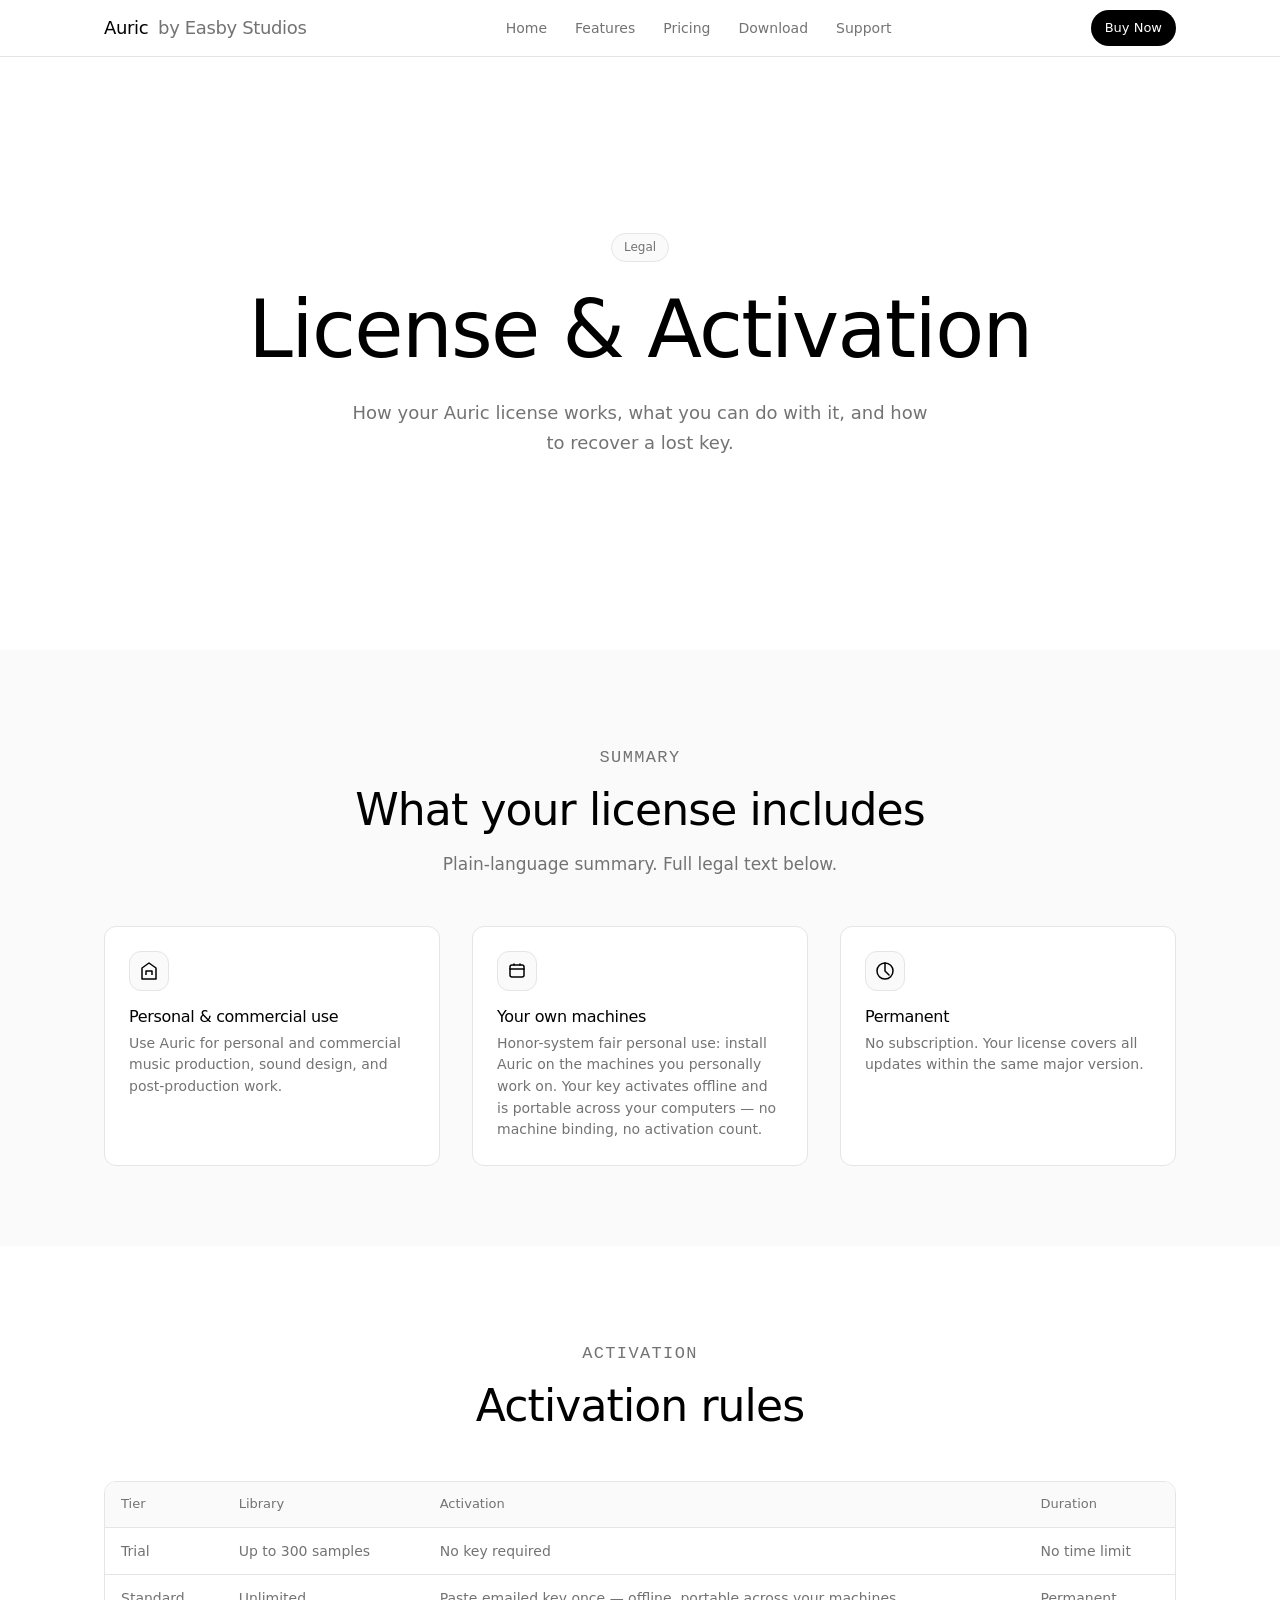
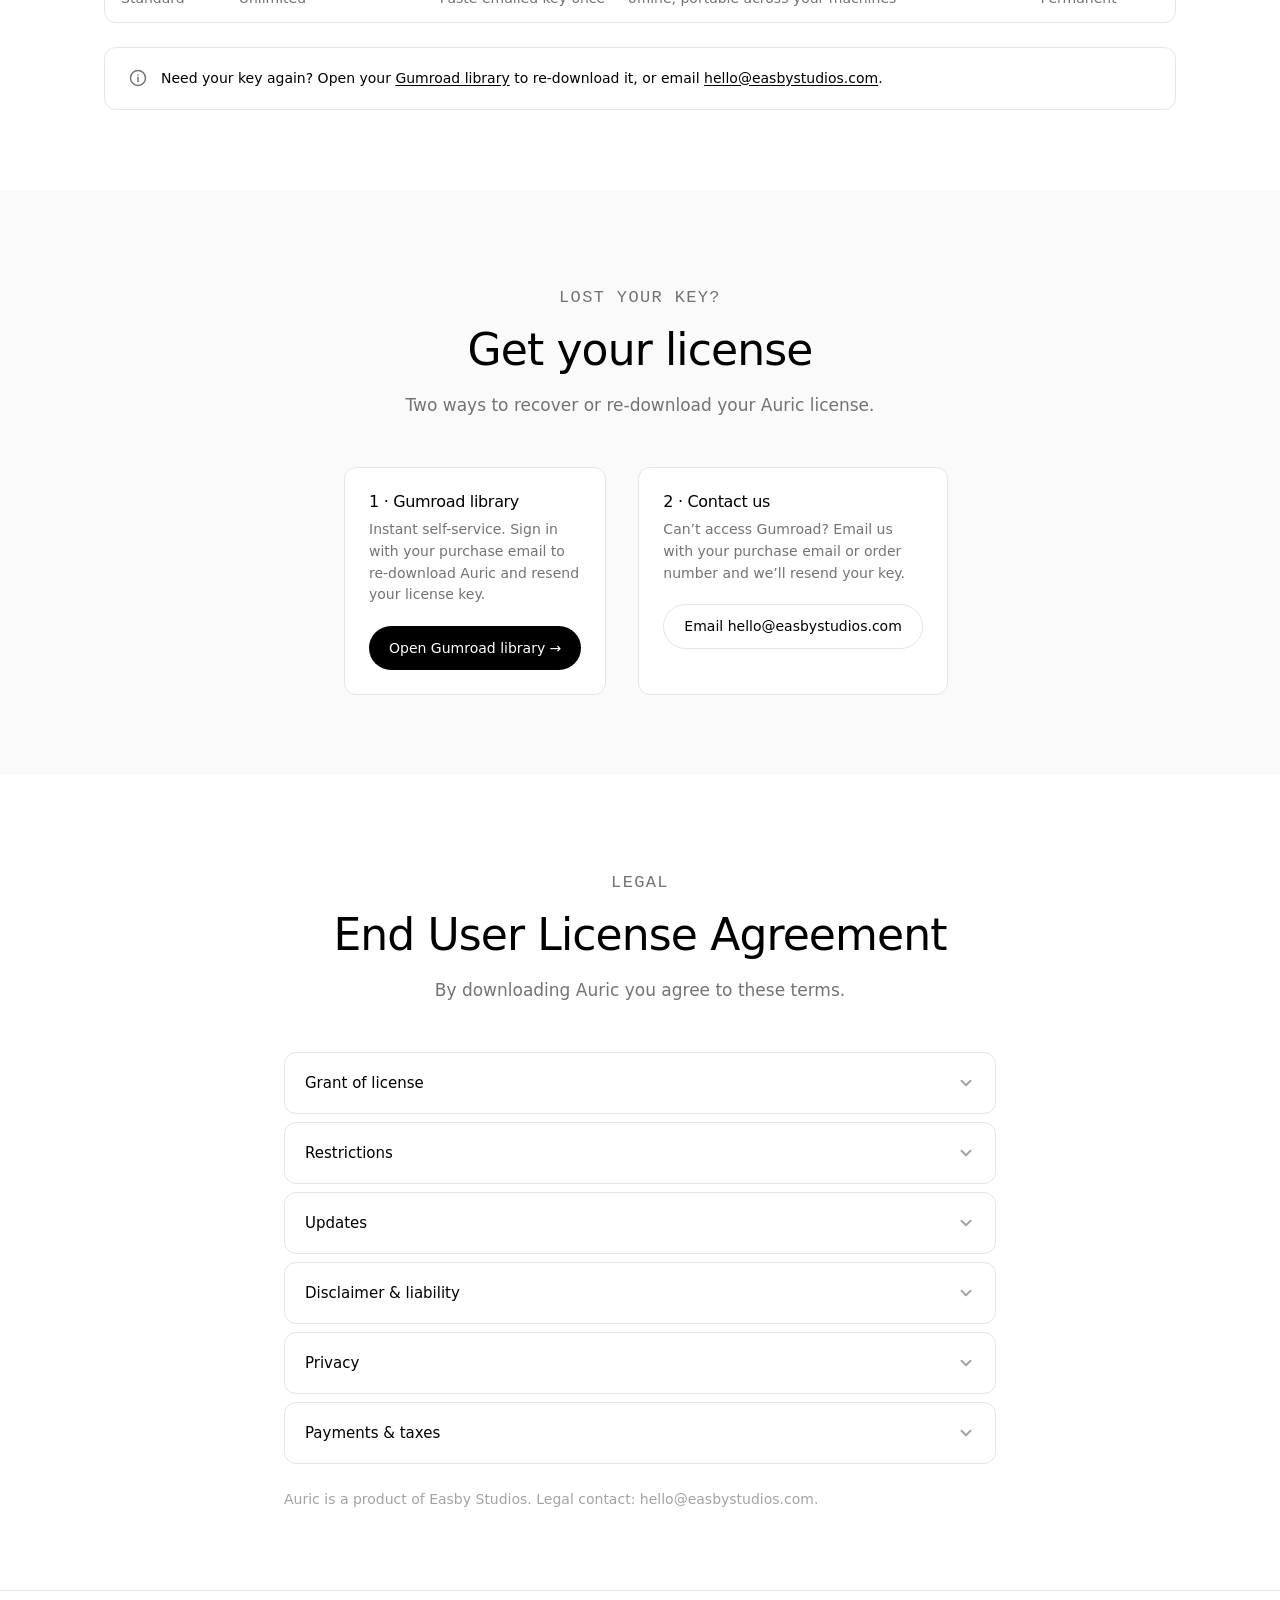
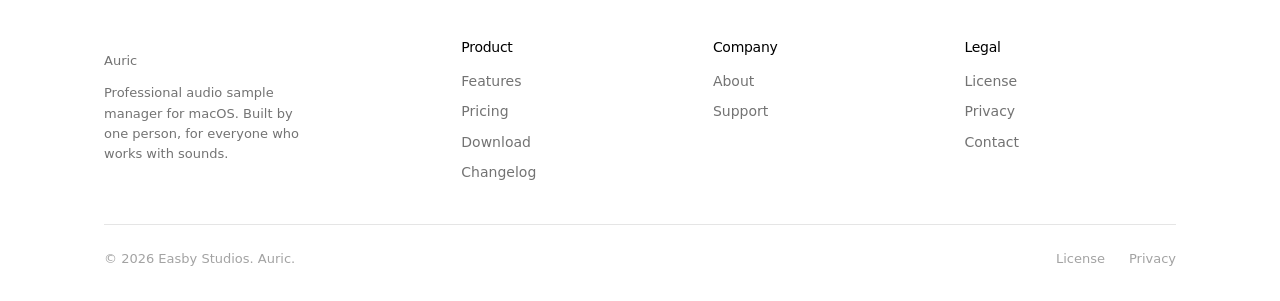
<file: license.html>
<!DOCTYPE html>
<html lang="en">
<head>
  <meta charset="UTF-8">
  <meta name="viewport" content="width=device-width,initial-scale=1">
  <title>License — Auric</title>
  <meta name="description" content="Auric license agreement, activation rules, and license key resend request.">
  <link rel="stylesheet" href="assets/site.css">
</head>
<body>

<a href="#main" class="skip-link">Skip to content</a>

<nav class="site-nav" aria-label="Primary navigation">
  <div class="container site-nav__inner">
    <a href="index.html" class="site-nav__logo">Auric&nbsp;<span>by Easby Studios</span></a>
    <ul class="site-nav__links" role="list">
      <li><a href="index.html">Home</a></li>
      <li><a href="features.html">Features</a></li>
      <li><a href="pricing.html">Pricing</a></li>
      <li><a href="download.html">Download</a></li>
      <li><a href="support.html">Support</a></li>
    </ul>
    <div class="site-nav__cta">
      <a href="https://easbystudios.gumroad.com/l/auric" target="_blank" rel="noopener" class="btn btn-primary btn-sm">Buy Now</a>
      <button class="nav-toggle" id="nav-toggle" aria-expanded="false" aria-controls="nav-drawer" aria-label="Open menu">
        <svg width="20" height="20" viewBox="0 0 20 20" fill="none" aria-hidden="true">
          <path d="M3 6h14M3 10h14M3 14h14" stroke="currentColor" stroke-width="2" stroke-linecap="round"/>
        </svg>
      </button>
    </div>
  </div>
</nav>

<div class="nav-drawer" id="nav-drawer" role="dialog" aria-label="Mobile navigation" aria-modal="true">
  <button class="nav-drawer__close" id="nav-drawer-close" aria-label="Close menu">
    <svg width="20" height="20" viewBox="0 0 20 20" fill="none" aria-hidden="true">
      <path d="M5 5l10 10M15 5L5 15" stroke="currentColor" stroke-width="2" stroke-linecap="round"/>
    </svg>
  </button>
  <ul class="nav-drawer__links" role="list">
    <li><a href="index.html">Home</a></li>
    <li><a href="features.html">Features</a></li>
    <li><a href="pricing.html">Pricing</a></li>
    <li><a href="download.html">Download</a></li>
    <li><a href="support.html">Support</a></li>
  </ul>
  <div class="nav-drawer__cta">
    <a href="https://easbystudios.gumroad.com/l/auric" target="_blank" rel="noopener" class="btn btn-primary btn-lg" style="width:100%;justify-content:center">Buy Now</a>
  </div>
</div>

<main id="main">

  <section class="section">
    <div class="container hero">
      <div class="hero__eyebrow"><span class="pill">Legal</span></div>
      <h1 class="h-display hero__title">License &amp; Activation</h1>
      <p class="hero__subtitle">How your Auric license works, what you can do with it, and how to recover a lost key.</p>
    </div>
  </section>

  <section class="section section--alt">
    <div class="container">
      <div class="section-header">
        <p class="label">Summary</p>
        <h2 class="h-section">What your license includes</h2>
        <p>Plain-language summary. Full legal text below.</p>
      </div>
      <div class="grid-3">
        <div class="card">
          <div class="card__icon">
            <svg width="20" height="20" viewBox="0 0 20 20" fill="none" aria-hidden="true">
              <path d="M10 2L3 7v11h14V7L10 2z" stroke="currentColor" stroke-width="1.5" stroke-linejoin="round"/>
              <path d="M7 14v-4h6v4" stroke="currentColor" stroke-width="1.5" stroke-linejoin="round"/>
            </svg>
          </div>
          <h3 class="card__title">Personal &amp; commercial use</h3>
          <p class="card__body">Use Auric for personal and commercial music production, sound design, and post-production work.</p>
        </div>
        <div class="card">
          <div class="card__icon">
            <svg width="20" height="20" viewBox="0 0 20 20" fill="none" aria-hidden="true">
              <rect x="3" y="4" width="14" height="12" rx="2" stroke="currentColor" stroke-width="1.5"/>
              <path d="M7 4V3M13 4V3M3 8h14" stroke="currentColor" stroke-width="1.5" stroke-linecap="round"/>
            </svg>
          </div>
          <h3 class="card__title">Your own machines</h3>
          <p class="card__body">Honor-system fair personal use: install Auric on the machines you personally work on. Your key activates offline and is portable across your computers &mdash; no machine binding, no activation count.</p>
        </div>
        <div class="card">
          <div class="card__icon">
            <svg width="20" height="20" viewBox="0 0 20 20" fill="none" aria-hidden="true">
              <path d="M10 2v8l4 4" stroke="currentColor" stroke-width="1.5" stroke-linecap="round"/>
              <circle cx="10" cy="10" r="8" stroke="currentColor" stroke-width="1.5"/>
            </svg>
          </div>
          <h3 class="card__title">Permanent</h3>
          <p class="card__body">No subscription. Your license covers all updates within the same major version.</p>
        </div>
      </div>
    </div>
  </section>

  <section class="section">
    <div class="container">
      <div class="section-header">
        <p class="label">Activation</p>
        <h2 class="h-section">Activation rules</h2>
      </div>
      <div class="table-wrap">
        <table class="data-table">
          <thead>
            <tr>
              <th>Tier</th>
              <th>Library</th>
              <th>Activation</th>
              <th>Duration</th>
            </tr>
          </thead>
          <tbody>
            <tr>
              <td>Trial</td>
              <td>Up to 300 samples</td>
              <td>No key required</td>
              <td>No time limit</td>
            </tr>
            <tr>
              <td>Standard</td>
              <td>Unlimited</td>
              <td>Paste emailed key once &mdash; offline, portable across your machines</td>
              <td>Permanent</td>
            </tr>
          </tbody>
        </table>
      </div>
      <div class="callout mt-6">
        <svg width="18" height="18" viewBox="0 0 18 18" fill="none" aria-hidden="true">
          <circle cx="9" cy="9" r="7.5" stroke="currentColor" stroke-width="1.5"/>
          <path d="M9 8.25v4.5M9 6h.008" stroke="currentColor" stroke-width="1.5" stroke-linecap="round"/>
        </svg>
        <span>Need your key again? Open your <a href="https://app.gumroad.com/library" target="_blank" rel="noopener">Gumroad library</a> to re-download it, or email <a href="mailto:hello@easbystudios.com">hello@easbystudios.com</a>.</span>
      </div>
    </div>
  </section>

  <section class="section section--alt" id="resend">
    <div class="container" style="max-width:640px">
      <div class="section-header">
        <p class="label">Lost your key?</p>
        <h2 class="h-section">Get your license</h2>
        <p>Two ways to recover or re-download your Auric license.</p>
      </div>
      <div class="grid-2">
        <div class="card">
          <h3 class="card__title">1 &middot; Gumroad library</h3>
          <p class="card__body" style="margin:.5rem 0 1.25rem">Instant self-service. Sign in with your purchase email to re-download Auric and resend your license key.</p>
          <a href="https://app.gumroad.com/library" target="_blank" rel="noopener" class="btn btn-primary" style="width:100%;justify-content:center">Open Gumroad library &rarr;</a>
        </div>
        <div class="card">
          <h3 class="card__title">2 &middot; Contact us</h3>
          <p class="card__body" style="margin:.5rem 0 1.25rem">Can&rsquo;t access Gumroad? Email us with your purchase email or order number and we&rsquo;ll resend your key.</p>
          <a href="mailto:hello@easbystudios.com?subject=Auric%20license%20request" class="btn btn-secondary" style="width:100%;justify-content:center">Email hello@easbystudios.com</a>
        </div>
      </div>
    </div>
  </section>

  <section class="section" id="eula">
    <div class="container" style="max-width:760px">
      <div class="section-header">
        <p class="label">Legal</p>
        <h2 class="h-section">End User License Agreement</h2>
        <p>By downloading Auric you agree to these terms.</p>
      </div>
      <div class="faq-list">
        <details class="faq">
          <summary>Grant of license <svg class="faq__chevron" viewBox="0 0 18 18" fill="none" aria-hidden="true"><path d="M4.5 6.75L9 11.25l4.5-4.5" stroke="currentColor" stroke-width="2" stroke-linecap="round" stroke-linejoin="round"/></svg></summary>
          <div class="faq__body"><p>Auric is proprietary software by <strong>Easby Studios</strong>, licensed under the Auric End User License Agreement. Easby Studios grants you a non-exclusive, non-transferable license to install and use Auric on the machines you personally work on (honor-system fair use), for personal and commercial creative work. Third-party open-source components are used under their respective licenses (see the NOTICE file shipped with the application). Made with JUCE.</p></div>
        </details>
        <details class="faq">
          <summary>Restrictions <svg class="faq__chevron" viewBox="0 0 18 18" fill="none" aria-hidden="true"><path d="M4.5 6.75L9 11.25l4.5-4.5" stroke="currentColor" stroke-width="2" stroke-linecap="round" stroke-linejoin="round"/></svg></summary>
          <div class="faq__body"><p>You may not: (a) redistribute, resell, or sublicense Auric; (b) reverse-engineer or decompile the application; (c) share your license key; (d) use Auric to build a competing product.</p></div>
        </details>
        <details class="faq">
          <summary>Updates <svg class="faq__chevron" viewBox="0 0 18 18" fill="none" aria-hidden="true"><path d="M4.5 6.75L9 11.25l4.5-4.5" stroke="currentColor" stroke-width="2" stroke-linecap="round" stroke-linejoin="round"/></svg></summary>
          <div class="faq__body"><p>Your license covers all releases within the same major version. Major-version upgrades may require a paid upgrade. Existing license holders always receive a discount.</p></div>
        </details>
        <details class="faq">
          <summary>Disclaimer &amp; liability <svg class="faq__chevron" viewBox="0 0 18 18" fill="none" aria-hidden="true"><path d="M4.5 6.75L9 11.25l4.5-4.5" stroke="currentColor" stroke-width="2" stroke-linecap="round" stroke-linejoin="round"/></svg></summary>
          <div class="faq__body"><p>Auric is provided "as is" without warranty. Easby Studios shall not be liable for indirect or consequential damages. Total liability is limited to the amount paid for the license.</p></div>
        </details>
        <details class="faq" id="privacy">
          <summary>Privacy <svg class="faq__chevron" viewBox="0 0 18 18" fill="none" aria-hidden="true"><path d="M4.5 6.75L9 11.25l4.5-4.5" stroke="currentColor" stroke-width="2" stroke-linecap="round" stroke-linejoin="round"/></svg></summary>
          <div class="faq__body"><p>Auric operates fully offline. No analytics, telemetry, or audio data leaves your machine. License activation is entirely offline &mdash; your key is validated locally by its RSA signature. Auric transmits nothing during activation: no key, no machine identifier, no network call of any kind.</p></div>
        </details>
        <details class="faq">
          <summary>Payments &amp; taxes <svg class="faq__chevron" viewBox="0 0 18 18" fill="none" aria-hidden="true"><path d="M4.5 6.75L9 11.25l4.5-4.5" stroke="currentColor" stroke-width="2" stroke-linecap="round" stroke-linejoin="round"/></svg></summary>
          <div class="faq__body"><p>Purchases are processed by <strong>Gumroad</strong> as our merchant of record. Gumroad handles the transaction and is responsible for collecting and remitting any applicable VAT or sales tax. Your receipt and invoice come from Gumroad.</p></div>
        </details>
      </div>
      <p class="text-muted mt-6" style="font-size:.875rem">Auric is a product of Easby Studios. Legal contact: <a href="mailto:hello@easbystudios.com">hello@easbystudios.com</a>.</p>
    </div>
  </section>

</main>

<footer class="site-footer">
  <div class="container">
    <div class="site-footer__grid">
      <div class="site-footer__brand">
        <p class="font-medium" style="font-family:var(--font-heading)">Auric</p>
        <p>Professional audio sample manager for macOS. Built by one person, for everyone who works with sounds.</p>
      </div>
      <div class="site-footer__col">
        <h4>Product</h4>
        <ul role="list">
          <li><a href="features.html">Features</a></li>
          <li><a href="pricing.html">Pricing</a></li>
          <li><a href="download.html">Download</a></li>
          <li><a href="changelog.html">Changelog</a></li>
        </ul>
      </div>
      <div class="site-footer__col">
        <h4>Company</h4>
        <ul role="list">
          <li><a href="about.html">About</a></li>
          <li><a href="support.html">Support</a></li>
        </ul>
      </div>
      <div class="site-footer__col">
        <h4>Legal</h4>
        <ul role="list">
          <li><a href="license.html">License</a></li>
          <li><a href="license.html#privacy">Privacy</a></li>
          <li><a href="mailto:hello@easbystudios.com">Contact</a></li>
        </ul>
      </div>
    </div>
    <div class="site-footer__bottom">
      <span>&copy; 2026 Easby Studios. Auric.</span>
      <div class="site-footer__legal">
        <a href="license.html">License</a>
        <a href="license.html#privacy">Privacy</a>
      </div>
    </div>
  </div>
</footer>

<script>
const toggle=document.getElementById('nav-toggle');
const drawer=document.getElementById('nav-drawer');
const closeBtn=document.getElementById('nav-drawer-close');
function openDrawer(){drawer.classList.add('is-open');toggle.setAttribute('aria-expanded','true');closeBtn.focus();}
function closeDrawer(){drawer.classList.remove('is-open');toggle.setAttribute('aria-expanded','false');toggle.focus();}
toggle.addEventListener('click',openDrawer);
closeBtn.addEventListener('click',closeDrawer);
drawer.addEventListener('keydown',e=>{if(e.key==='Escape')closeDrawer();});
</script>
<script src="assets/site.js" defer></script>
</body>
</html>
</file>
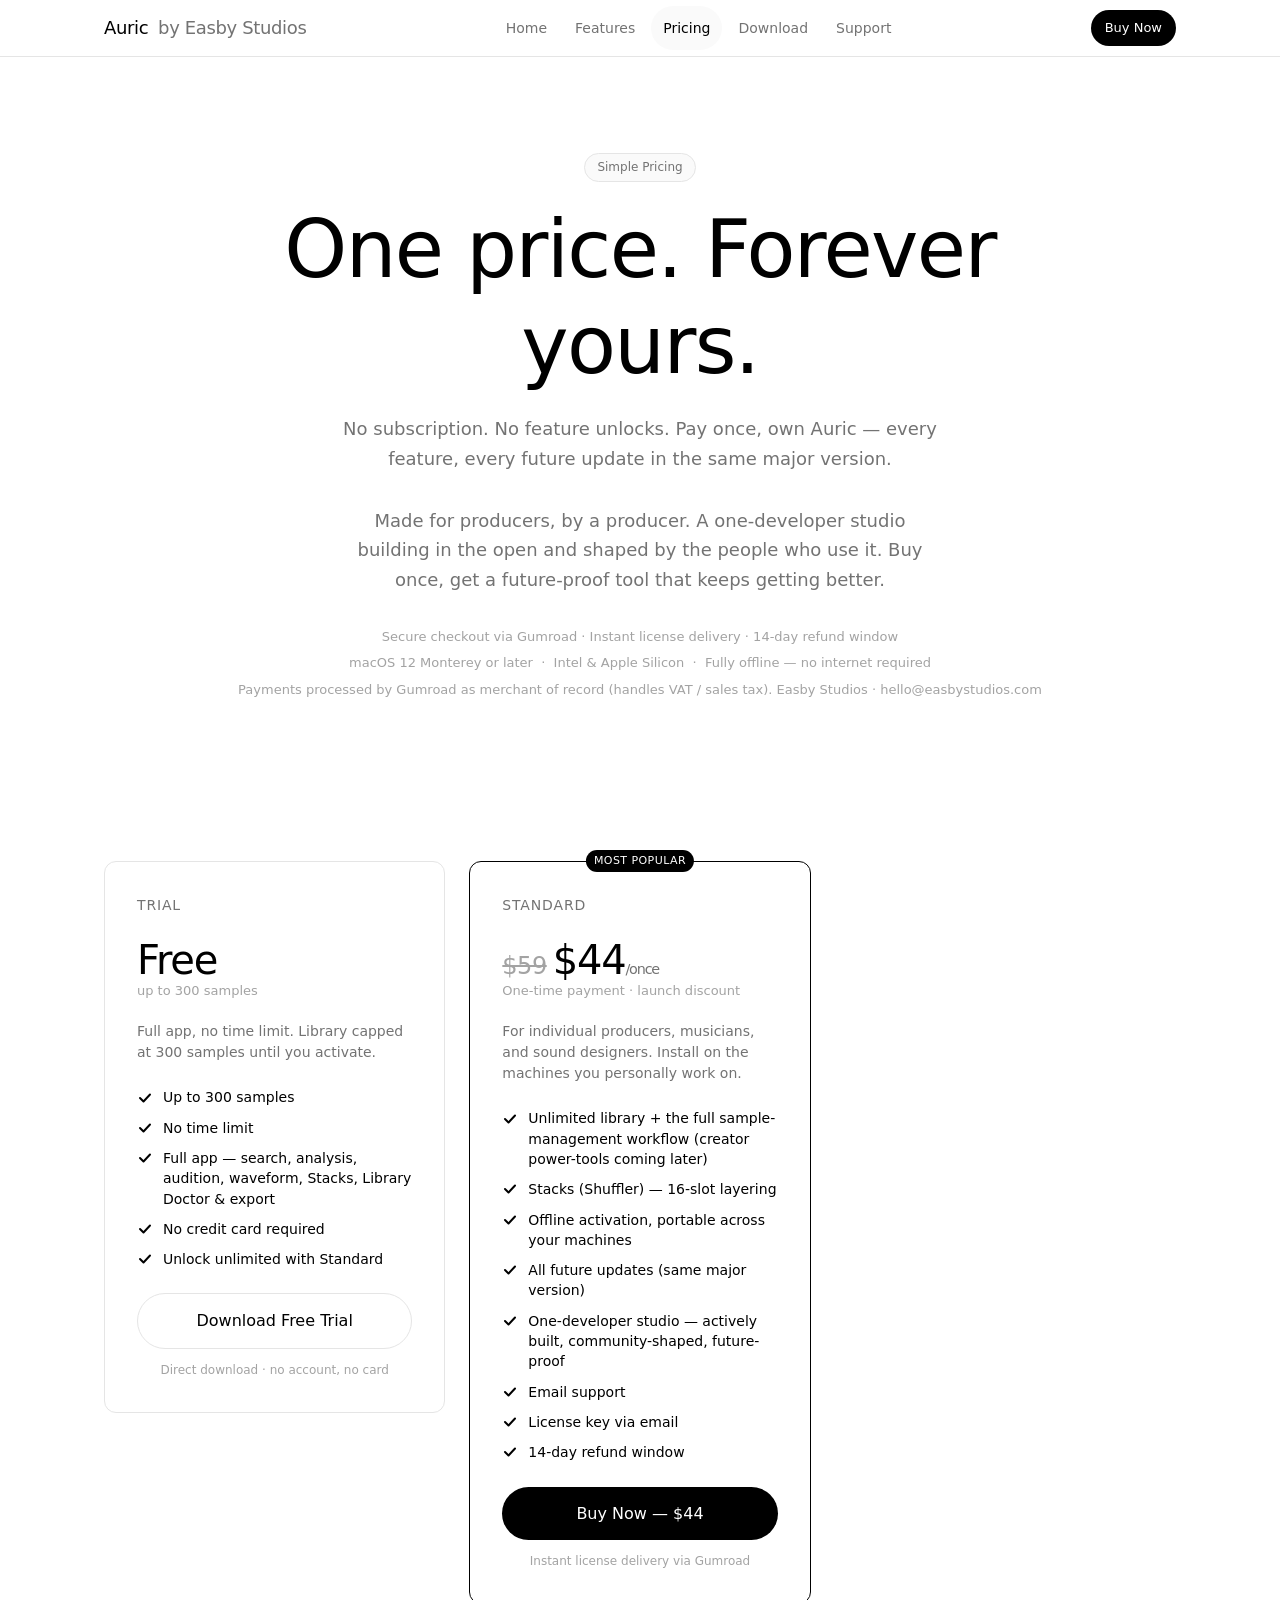
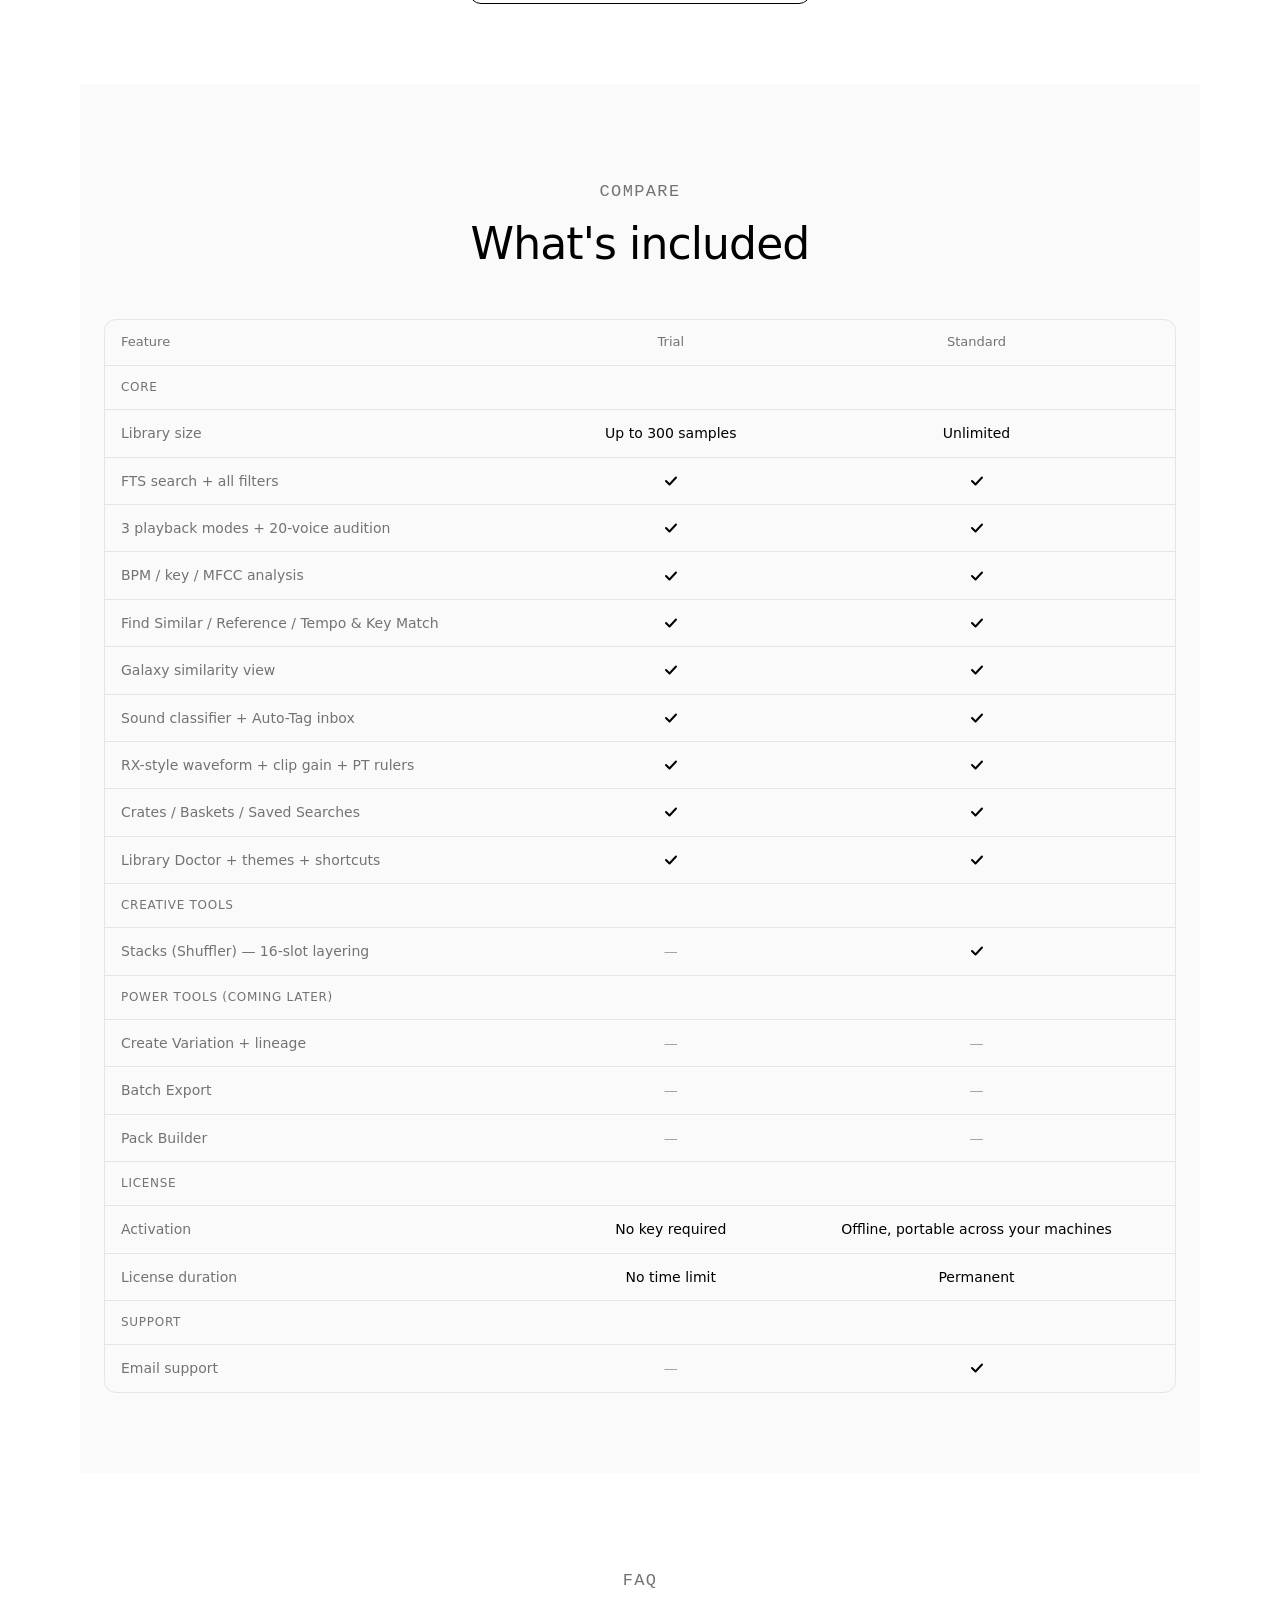
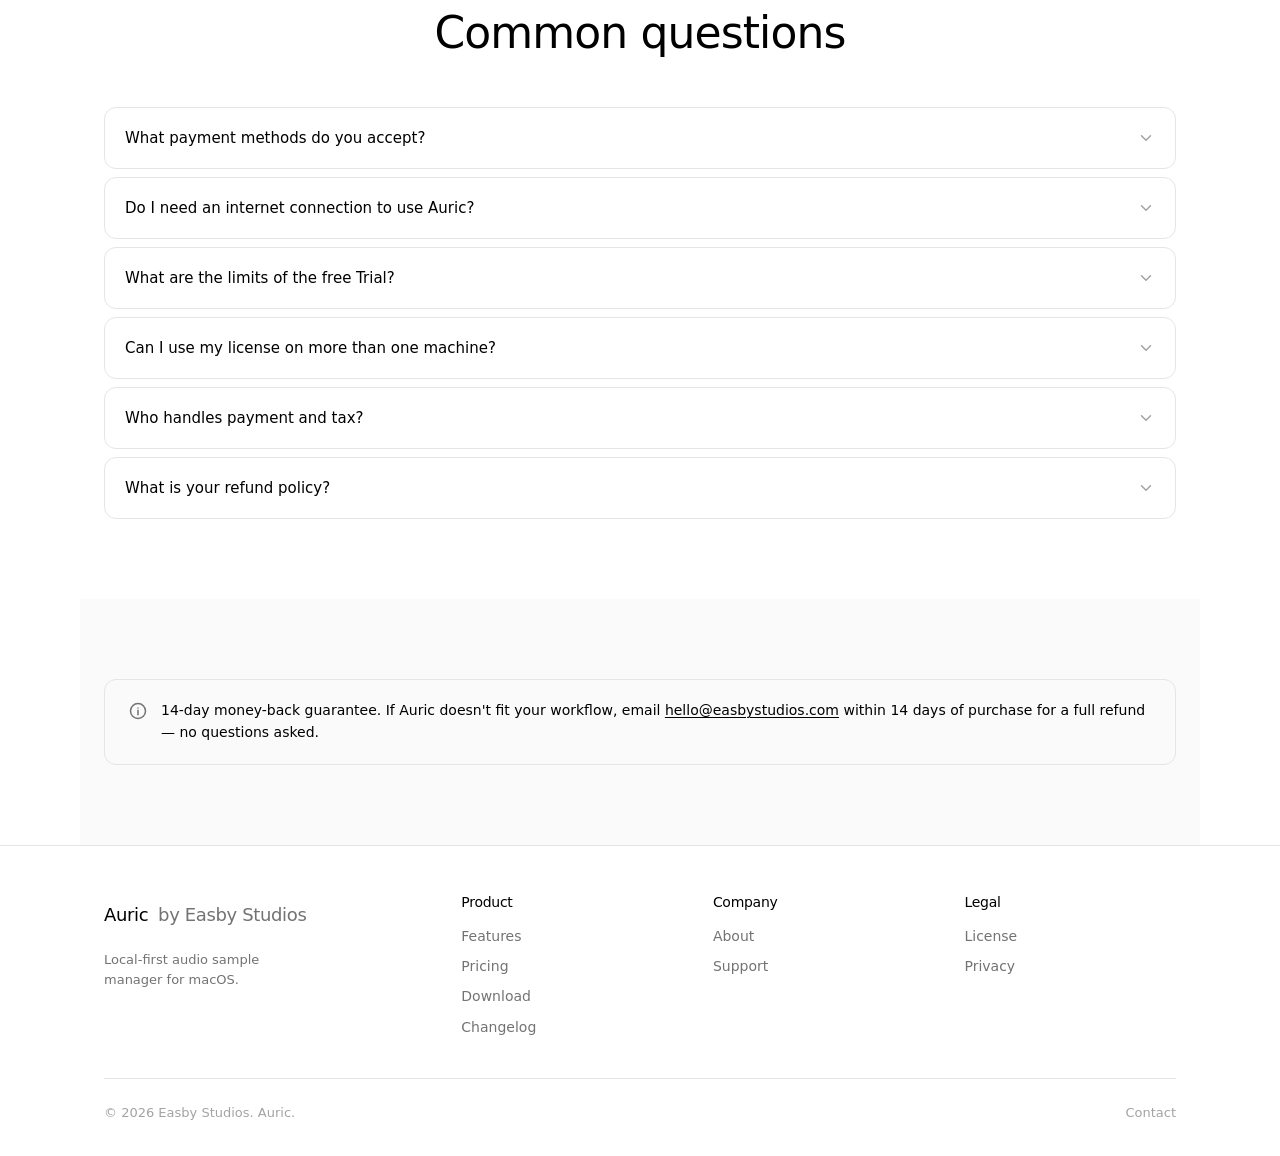
<file: pricing.html>
<!DOCTYPE html>
<html lang="en">
<head>
  <meta charset="UTF-8">
  <meta name="viewport" content="width=device-width, initial-scale=1.0">
  <title>Pricing — Auric</title>
  <meta name="description" content="One-time payment. Own Auric forever — every feature, every future update in the same major version.">
  <link rel="stylesheet" href="assets/site.css">
</head>
<body>
  <a class="skip-link" href="#main">Skip to content</a>

  <!-- Nav -->
  <nav class="site-nav" aria-label="Main navigation">
    <div class="container site-nav__inner">
      <a href="index.html" class="site-nav__logo">Auric&nbsp;<span>by Easby Studios</span></a>
      <div class="site-nav__links">
        <a href="index.html">Home</a>
        <a href="features.html">Features</a>
        <a href="pricing.html" aria-current="page">Pricing</a>
        <a href="download.html">Download</a>
        <a href="support.html">Support</a>
      </div>
      <div class="site-nav__cta">
        <a href="https://easbystudios.gumroad.com/l/auric" target="_blank" rel="noopener" class="btn btn-primary btn-sm">Buy Now</a>
        <button class="nav-toggle" aria-label="Open menu" aria-expanded="false" aria-controls="nav-drawer" onclick="openDrawer()">
          <svg width="20" height="20" viewBox="0 0 20 20" fill="none" aria-hidden="true">
            <path d="M3 5h14M3 10h14M3 15h14" stroke="currentColor" stroke-width="1.5" stroke-linecap="round"/>
          </svg>
        </button>
      </div>
    </div>
  </nav>

  <!-- Mobile drawer -->
  <div id="nav-drawer" class="nav-drawer" role="dialog" aria-modal="true" aria-label="Navigation menu">
    <button class="nav-drawer__close" aria-label="Close menu" onclick="closeDrawer()">
      <svg width="20" height="20" viewBox="0 0 20 20" fill="none" aria-hidden="true">
        <path d="M5 5l10 10M15 5L5 15" stroke="currentColor" stroke-width="1.5" stroke-linecap="round"/>
      </svg>
    </button>
    <div class="nav-drawer__links">
      <a href="index.html">Home</a>
      <a href="features.html">Features</a>
      <a href="pricing.html" aria-current="page">Pricing</a>
      <a href="download.html">Download</a>
      <a href="support.html">Support</a>
    </div>
    <div class="nav-drawer__cta">
      <a href="https://easbystudios.gumroad.com/l/auric" target="_blank" rel="noopener" class="btn btn-primary" style="width:100%;justify-content:center">Buy Now</a>
    </div>
  </div>

  <main id="main">
    <!-- Hero -->
    <section class="hero container">
      <div class="hero__eyebrow">
        <span class="pill">Simple Pricing</span>
      </div>
      <h1 class="h-display hero__title">One price. Forever yours.</h1>
      <p class="hero__subtitle">No subscription. No feature unlocks. Pay once, own Auric — every feature, every future update in the same major version.</p>
      <p class="hero__subtitle" style="margin-top:.5rem">Made for producers, by a producer. A one-developer studio building in the open and shaped by the people who use it. Buy once, get a future-proof tool that keeps getting better.</p>
      <p class="hero__meta">
        <span class="text-muted">Secure checkout via Gumroad · Instant license delivery · 14-day refund window</span>
      </p>
      <p class="hero__meta" style="margin-top:.375rem">
        <span class="text-muted">macOS 12 Monterey or later &nbsp;·&nbsp; Intel &amp; Apple Silicon &nbsp;·&nbsp; Fully offline &mdash; no internet required</span>
      </p>
      <p class="hero__meta" style="margin-top:.375rem">
        <span class="text-muted">Payments processed by Gumroad as merchant of record (handles VAT / sales tax). Easby Studios &middot; <a href="mailto:hello@easbystudios.com">hello@easbystudios.com</a></span>
      </p>
    </section>

    <!-- Pricing grid -->
    <section class="section container">
      <div class="pricing-grid">

        <!-- Trial -->
        <div class="pricing-card">
          <div class="pricing-card__name">Trial</div>
          <div class="pricing-card__price">
            Free<small>up to 300 samples</small>
          </div>
          <p class="pricing-card__desc">Full app, no time limit. Library capped at 300 samples until you activate.</p>
          <ul class="pricing-card__features">
            <li class="pricing-card__feature">
              <svg width="16" height="16" viewBox="0 0 16 16" fill="none" aria-hidden="true"><path d="M3 8l3.5 3.5 6.5-7" stroke="currentColor" stroke-width="2" stroke-linecap="round" stroke-linejoin="round"/></svg>
              Up to 300 samples
            </li>
            <li class="pricing-card__feature">
              <svg width="16" height="16" viewBox="0 0 16 16" fill="none" aria-hidden="true"><path d="M3 8l3.5 3.5 6.5-7" stroke="currentColor" stroke-width="2" stroke-linecap="round" stroke-linejoin="round"/></svg>
              No time limit
            </li>
            <li class="pricing-card__feature">
              <svg width="16" height="16" viewBox="0 0 16 16" fill="none" aria-hidden="true"><path d="M3 8l3.5 3.5 6.5-7" stroke="currentColor" stroke-width="2" stroke-linecap="round" stroke-linejoin="round"/></svg>
              Full app &mdash; search, analysis, audition, waveform, Stacks, Library Doctor &amp; export
            </li>
            <li class="pricing-card__feature">
              <svg width="16" height="16" viewBox="0 0 16 16" fill="none" aria-hidden="true"><path d="M3 8l3.5 3.5 6.5-7" stroke="currentColor" stroke-width="2" stroke-linecap="round" stroke-linejoin="round"/></svg>
              No credit card required
            </li>
            <li class="pricing-card__feature">
              <svg width="16" height="16" viewBox="0 0 16 16" fill="none" aria-hidden="true"><path d="M3 8l3.5 3.5 6.5-7" stroke="currentColor" stroke-width="2" stroke-linecap="round" stroke-linejoin="round"/></svg>
              Unlock unlimited with Standard
            </li>
          </ul>
          <div class="pricing-card__cta">
            <a href="download.html" class="btn btn-secondary btn-lg" style="width:100%;justify-content:center">Download Free Trial</a>
            <p class="pricing-card__activations">Direct download &middot; no account, no card</p>
          </div>
        </div>

        <!-- Standard -->
        <div class="pricing-card featured">
          <span class="badge pricing-card__badge">Most Popular</span>
          <div class="pricing-card__name">Standard</div>
          <div class="pricing-card__price">
            <span class="price-was">$59</span>$44<sub>/once</sub><small>One-time payment &middot; launch discount</small>
          </div>
          <p class="pricing-card__desc">For individual producers, musicians, and sound designers. Install on the machines you personally work on.</p>
          <ul class="pricing-card__features">
            <li class="pricing-card__feature">
              <svg width="16" height="16" viewBox="0 0 16 16" fill="none" aria-hidden="true"><path d="M3 8l3.5 3.5 6.5-7" stroke="currentColor" stroke-width="2" stroke-linecap="round" stroke-linejoin="round"/></svg>
              Unlimited library + the full sample-management workflow (creator power-tools coming later)
            </li>
            <li class="pricing-card__feature">
              <svg width="16" height="16" viewBox="0 0 16 16" fill="none" aria-hidden="true"><path d="M3 8l3.5 3.5 6.5-7" stroke="currentColor" stroke-width="2" stroke-linecap="round" stroke-linejoin="round"/></svg>
              Stacks (Shuffler) &mdash; 16-slot layering
            </li>
            <li class="pricing-card__feature">
              <svg width="16" height="16" viewBox="0 0 16 16" fill="none" aria-hidden="true"><path d="M3 8l3.5 3.5 6.5-7" stroke="currentColor" stroke-width="2" stroke-linecap="round" stroke-linejoin="round"/></svg>
              Offline activation, portable across your machines
            </li>
            <li class="pricing-card__feature">
              <svg width="16" height="16" viewBox="0 0 16 16" fill="none" aria-hidden="true"><path d="M3 8l3.5 3.5 6.5-7" stroke="currentColor" stroke-width="2" stroke-linecap="round" stroke-linejoin="round"/></svg>
              All future updates (same major version)
            </li>
            <li class="pricing-card__feature">
              <svg width="16" height="16" viewBox="0 0 16 16" fill="none" aria-hidden="true"><path d="M3 8l3.5 3.5 6.5-7" stroke="currentColor" stroke-width="2" stroke-linecap="round" stroke-linejoin="round"/></svg>
              One-developer studio &mdash; actively built, community-shaped, future-proof
            </li>
            <li class="pricing-card__feature">
              <svg width="16" height="16" viewBox="0 0 16 16" fill="none" aria-hidden="true"><path d="M3 8l3.5 3.5 6.5-7" stroke="currentColor" stroke-width="2" stroke-linecap="round" stroke-linejoin="round"/></svg>
              Email support
            </li>
            <li class="pricing-card__feature">
              <svg width="16" height="16" viewBox="0 0 16 16" fill="none" aria-hidden="true"><path d="M3 8l3.5 3.5 6.5-7" stroke="currentColor" stroke-width="2" stroke-linecap="round" stroke-linejoin="round"/></svg>
              License key via email
            </li>
            <li class="pricing-card__feature">
              <svg width="16" height="16" viewBox="0 0 16 16" fill="none" aria-hidden="true"><path d="M3 8l3.5 3.5 6.5-7" stroke="currentColor" stroke-width="2" stroke-linecap="round" stroke-linejoin="round"/></svg>
              14-day refund window
            </li>
          </ul>
          <div class="pricing-card__cta">
            <a href="https://easbystudios.gumroad.com/l/auric" class="btn btn-primary btn-lg" style="width:100%;justify-content:center" target="_blank" rel="noopener">Buy Now &mdash; $44</a>
            <p class="pricing-card__activations">Instant license delivery via Gumroad</p>
          </div>
        </div>

      </div>
    </section>

    <!-- Comparison table -->
    <section class="section section--alt container">
      <div class="section-header">
        <p class="label">Compare</p>
        <h2 class="h-section">What's included</h2>
      </div>
      <div class="table-wrap">
        <table class="compare-table">
          <thead>
            <tr>
              <th scope="col">Feature</th>
              <th scope="col">Trial</th>
              <th scope="col">Standard</th>
            </tr>
          </thead>
          <tbody>
            <tr class="compare-section-head">
              <td colspan="3">Core</td>
            </tr>
            <tr>
              <td>Library size</td>
              <td>Up to 300 samples</td>
              <td>Unlimited</td>
            </tr>
            <tr>
              <td>FTS search + all filters</td>
              <td class="check"><svg width="16" height="16" viewBox="0 0 16 16" fill="none" aria-label="Included"><path d="M3 8l3.5 3.5 6.5-7" stroke="currentColor" stroke-width="2" stroke-linecap="round" stroke-linejoin="round"/></svg></td>
              <td class="check"><svg width="16" height="16" viewBox="0 0 16 16" fill="none" aria-label="Included"><path d="M3 8l3.5 3.5 6.5-7" stroke="currentColor" stroke-width="2" stroke-linecap="round" stroke-linejoin="round"/></svg></td>
            </tr>
            <tr>
              <td>3 playback modes + 20-voice audition</td>
              <td class="check"><svg width="16" height="16" viewBox="0 0 16 16" fill="none" aria-label="Included"><path d="M3 8l3.5 3.5 6.5-7" stroke="currentColor" stroke-width="2" stroke-linecap="round" stroke-linejoin="round"/></svg></td>
              <td class="check"><svg width="16" height="16" viewBox="0 0 16 16" fill="none" aria-label="Included"><path d="M3 8l3.5 3.5 6.5-7" stroke="currentColor" stroke-width="2" stroke-linecap="round" stroke-linejoin="round"/></svg></td>
            </tr>
            <tr>
              <td>BPM / key / MFCC analysis</td>
              <td class="check"><svg width="16" height="16" viewBox="0 0 16 16" fill="none" aria-label="Included"><path d="M3 8l3.5 3.5 6.5-7" stroke="currentColor" stroke-width="2" stroke-linecap="round" stroke-linejoin="round"/></svg></td>
              <td class="check"><svg width="16" height="16" viewBox="0 0 16 16" fill="none" aria-label="Included"><path d="M3 8l3.5 3.5 6.5-7" stroke="currentColor" stroke-width="2" stroke-linecap="round" stroke-linejoin="round"/></svg></td>
            </tr>
            <tr>
              <td>Find Similar / Reference / Tempo &amp; Key Match</td>
              <td class="check"><svg width="16" height="16" viewBox="0 0 16 16" fill="none" aria-label="Included"><path d="M3 8l3.5 3.5 6.5-7" stroke="currentColor" stroke-width="2" stroke-linecap="round" stroke-linejoin="round"/></svg></td>
              <td class="check"><svg width="16" height="16" viewBox="0 0 16 16" fill="none" aria-label="Included"><path d="M3 8l3.5 3.5 6.5-7" stroke="currentColor" stroke-width="2" stroke-linecap="round" stroke-linejoin="round"/></svg></td>
            </tr>
            <tr>
              <td>Galaxy similarity view</td>
              <td class="check"><svg width="16" height="16" viewBox="0 0 16 16" fill="none" aria-label="Included"><path d="M3 8l3.5 3.5 6.5-7" stroke="currentColor" stroke-width="2" stroke-linecap="round" stroke-linejoin="round"/></svg></td>
              <td class="check"><svg width="16" height="16" viewBox="0 0 16 16" fill="none" aria-label="Included"><path d="M3 8l3.5 3.5 6.5-7" stroke="currentColor" stroke-width="2" stroke-linecap="round" stroke-linejoin="round"/></svg></td>
            </tr>
            <tr>
              <td>Sound classifier + Auto-Tag inbox</td>
              <td class="check"><svg width="16" height="16" viewBox="0 0 16 16" fill="none" aria-label="Included"><path d="M3 8l3.5 3.5 6.5-7" stroke="currentColor" stroke-width="2" stroke-linecap="round" stroke-linejoin="round"/></svg></td>
              <td class="check"><svg width="16" height="16" viewBox="0 0 16 16" fill="none" aria-label="Included"><path d="M3 8l3.5 3.5 6.5-7" stroke="currentColor" stroke-width="2" stroke-linecap="round" stroke-linejoin="round"/></svg></td>
            </tr>
            <tr>
              <td>RX-style waveform + clip gain + PT rulers</td>
              <td class="check"><svg width="16" height="16" viewBox="0 0 16 16" fill="none" aria-label="Included"><path d="M3 8l3.5 3.5 6.5-7" stroke="currentColor" stroke-width="2" stroke-linecap="round" stroke-linejoin="round"/></svg></td>
              <td class="check"><svg width="16" height="16" viewBox="0 0 16 16" fill="none" aria-label="Included"><path d="M3 8l3.5 3.5 6.5-7" stroke="currentColor" stroke-width="2" stroke-linecap="round" stroke-linejoin="round"/></svg></td>
            </tr>
            <tr>
              <td>Crates / Baskets / Saved Searches</td>
              <td class="check"><svg width="16" height="16" viewBox="0 0 16 16" fill="none" aria-label="Included"><path d="M3 8l3.5 3.5 6.5-7" stroke="currentColor" stroke-width="2" stroke-linecap="round" stroke-linejoin="round"/></svg></td>
              <td class="check"><svg width="16" height="16" viewBox="0 0 16 16" fill="none" aria-label="Included"><path d="M3 8l3.5 3.5 6.5-7" stroke="currentColor" stroke-width="2" stroke-linecap="round" stroke-linejoin="round"/></svg></td>
            </tr>
            <tr>
              <td>Library Doctor + themes + shortcuts</td>
              <td class="check"><svg width="16" height="16" viewBox="0 0 16 16" fill="none" aria-label="Included"><path d="M3 8l3.5 3.5 6.5-7" stroke="currentColor" stroke-width="2" stroke-linecap="round" stroke-linejoin="round"/></svg></td>
              <td class="check"><svg width="16" height="16" viewBox="0 0 16 16" fill="none" aria-label="Included"><path d="M3 8l3.5 3.5 6.5-7" stroke="currentColor" stroke-width="2" stroke-linecap="round" stroke-linejoin="round"/></svg></td>
            </tr>
            <tr class="compare-section-head">
              <td colspan="3">Creative tools</td>
            </tr>
            <tr>
              <td>Stacks (Shuffler) &mdash; 16-slot layering</td>
              <td class="dash">&mdash;</td>
              <td class="check"><svg width="16" height="16" viewBox="0 0 16 16" fill="none" aria-label="Included"><path d="M3 8l3.5 3.5 6.5-7" stroke="currentColor" stroke-width="2" stroke-linecap="round" stroke-linejoin="round"/></svg></td>
            </tr>
            <tr class="compare-section-head">
              <td colspan="3">Power tools (coming later)</td>
            </tr>
            <tr>
              <td>Create Variation + lineage</td>
              <td class="dash">&mdash;</td>
              <td class="dash">&mdash;</td>
            </tr>
            <tr>
              <td>Batch Export</td>
              <td class="dash">&mdash;</td>
              <td class="dash">&mdash;</td>
            </tr>
            <tr>
              <td>Pack Builder</td>
              <td class="dash">&mdash;</td>
              <td class="dash">&mdash;</td>
            </tr>
            <tr class="compare-section-head">
              <td colspan="3">License</td>
            </tr>
            <tr>
              <td>Activation</td>
              <td>No key required</td>
              <td>Offline, portable across your machines</td>
            </tr>
            <tr>
              <td>License duration</td>
              <td>No time limit</td>
              <td>Permanent</td>
            </tr>
            <tr class="compare-section-head">
              <td colspan="3">Support</td>
            </tr>
            <tr>
              <td>Email support</td>
              <td class="dash">—</td>
              <td class="check"><svg width="16" height="16" viewBox="0 0 16 16" fill="none" aria-label="Included"><path d="M3 8l3.5 3.5 6.5-7" stroke="currentColor" stroke-width="2" stroke-linecap="round" stroke-linejoin="round"/></svg></td>
            </tr>
          </tbody>
        </table>
      </div>
    </section>

    <!-- FAQ -->
    <section class="section container">
      <div class="section-header">
        <p class="label">FAQ</p>
        <h2 class="h-section">Common questions</h2>
      </div>
      <div class="faq-list">

        <details class="faq">
          <summary>
            What payment methods do you accept?
            <svg class="faq__chevron" width="18" height="18" viewBox="0 0 18 18" fill="none" aria-hidden="true"><path d="M4.5 6.75L9 11.25l4.5-4.5" stroke="currentColor" stroke-width="1.5" stroke-linecap="round" stroke-linejoin="round"/></svg>
          </summary>
          <div class="faq__body">
            <p>Gumroad processes payments securely. All major credit and debit cards are accepted, including Visa, Mastercard, and Amex, plus PayPal.</p>
          </div>
        </details>

        <details class="faq">
          <summary>
            Do I need an internet connection to use Auric?
            <svg class="faq__chevron" width="18" height="18" viewBox="0 0 18 18" fill="none" aria-hidden="true"><path d="M4.5 6.75L9 11.25l4.5-4.5" stroke="currentColor" stroke-width="1.5" stroke-linecap="round" stroke-linejoin="round"/></svg>
          </summary>
          <div class="faq__body">
            <p>No. Auric is fully offline, including activation &mdash; your license key is validated locally by its signature, with no network call at any point.</p>
          </div>
        </details>

        <details class="faq">
          <summary>
            What are the limits of the free Trial?
            <svg class="faq__chevron" width="18" height="18" viewBox="0 0 18 18" fill="none" aria-hidden="true"><path d="M4.5 6.75L9 11.25l4.5-4.5" stroke="currentColor" stroke-width="1.5" stroke-linecap="round" stroke-linejoin="round"/></svg>
          </summary>
          <div class="faq__body">
            <p>The Trial is free with no time limit, capped at 300 samples in your library. Activate Standard to remove the cap and unlock the full library workflow &mdash; your library and settings carry over. Create Variation and the batch power-tools are not in this release; they are planned for a future update.</p>
          </div>
        </details>

        <details class="faq">
          <summary>
            Can I use my license on more than one machine?
            <svg class="faq__chevron" width="18" height="18" viewBox="0 0 18 18" fill="none" aria-hidden="true"><path d="M4.5 6.75L9 11.25l4.5-4.5" stroke="currentColor" stroke-width="1.5" stroke-linecap="round" stroke-linejoin="round"/></svg>
          </summary>
          <div class="faq__body">
            <p>Yes. Your key activates offline and is portable &mdash; paste it on any machine you personally work on. There's no machine binding and no activation count; we ask only that you keep it to your own honor-system fair use.</p>
          </div>
        </details>

        <details class="faq">
          <summary>
            Who handles payment and tax?
            <svg class="faq__chevron" width="18" height="18" viewBox="0 0 18 18" fill="none" aria-hidden="true"><path d="M4.5 6.75L9 11.25l4.5-4.5" stroke="currentColor" stroke-width="1.5" stroke-linecap="round" stroke-linejoin="round"/></svg>
          </summary>
          <div class="faq__body">
            <p>Gumroad is our merchant of record. They process the payment and collect and remit any applicable VAT or sales tax. Your receipt and invoice come from Gumroad.</p>
          </div>
        </details>

        <details class="faq">
          <summary>
            What is your refund policy?
            <svg class="faq__chevron" width="18" height="18" viewBox="0 0 18 18" fill="none" aria-hidden="true"><path d="M4.5 6.75L9 11.25l4.5-4.5" stroke="currentColor" stroke-width="1.5" stroke-linecap="round" stroke-linejoin="round"/></svg>
          </summary>
          <div class="faq__body">
            <p>We offer a 14-day refund window from the date of purchase. Contact <a href="mailto:hello@easbystudios.com">hello@easbystudios.com</a> with your order number. Refunds are processed within 5 business days via Gumroad.</p>
          </div>
        </details>

      </div>
    </section>

    <!-- Refund callout -->
    <section class="section--alt container" style="padding-block:var(--section-v)">
      <div class="callout">
        <svg width="18" height="18" viewBox="0 0 18 18" fill="none" aria-hidden="true"><circle cx="9" cy="9" r="7.5" stroke="currentColor" stroke-width="1.5"/><path d="M9 8.25v4.5M9 6h.008" stroke="currentColor" stroke-width="1.5" stroke-linecap="round"/></svg>
        <p>14-day money-back guarantee. If Auric doesn't fit your workflow, email <a href="mailto:hello@easbystudios.com">hello@easbystudios.com</a> within 14 days of purchase for a full refund — no questions asked.</p>
      </div>
    </section>
  </main>

  <!-- Footer -->
  <footer class="site-footer">
    <div class="container">
      <div class="site-footer__grid">
        <div class="site-footer__brand">
          <div class="site-nav__logo">Auric&nbsp;<span>by Easby Studios</span></div>
          <p>Local-first audio sample manager for macOS.</p>
        </div>
        <div class="site-footer__col">
          <h4>Product</h4>
          <ul>
            <li><a href="features.html">Features</a></li>
            <li><a href="pricing.html">Pricing</a></li>
            <li><a href="download.html">Download</a></li>
            <li><a href="changelog.html">Changelog</a></li>
          </ul>
        </div>
        <div class="site-footer__col">
          <h4>Company</h4>
          <ul>
            <li><a href="about.html">About</a></li>
            <li><a href="support.html">Support</a></li>
          </ul>
        </div>
        <div class="site-footer__col">
          <h4>Legal</h4>
          <ul>
            <li><a href="license.html">License</a></li>
            <li><a href="license.html#privacy">Privacy</a></li>
          </ul>
        </div>
      </div>
      <div class="site-footer__bottom">
        <span>© 2026 Easby Studios. Auric.</span>
        <div class="site-footer__legal">
          <a href="mailto:hello@easbystudios.com">Contact</a>
        </div>
      </div>
    </div>
  </footer>

  <script>
    function openDrawer() {
      var drawer = document.getElementById('nav-drawer');
      drawer.classList.add('is-open');
      document.querySelector('.nav-toggle').setAttribute('aria-expanded', 'true');
      document.body.style.overflow = 'hidden';
    }
    function closeDrawer() {
      var drawer = document.getElementById('nav-drawer');
      drawer.classList.remove('is-open');
      document.querySelector('.nav-toggle').setAttribute('aria-expanded', 'false');
      document.body.style.overflow = '';
    }
    document.getElementById('nav-drawer').addEventListener('keydown', function(e) {
      if (e.key === 'Escape') closeDrawer();
    });
  </script>
  <script src="assets/site.js" defer></script>
</body>
</html>
</file>
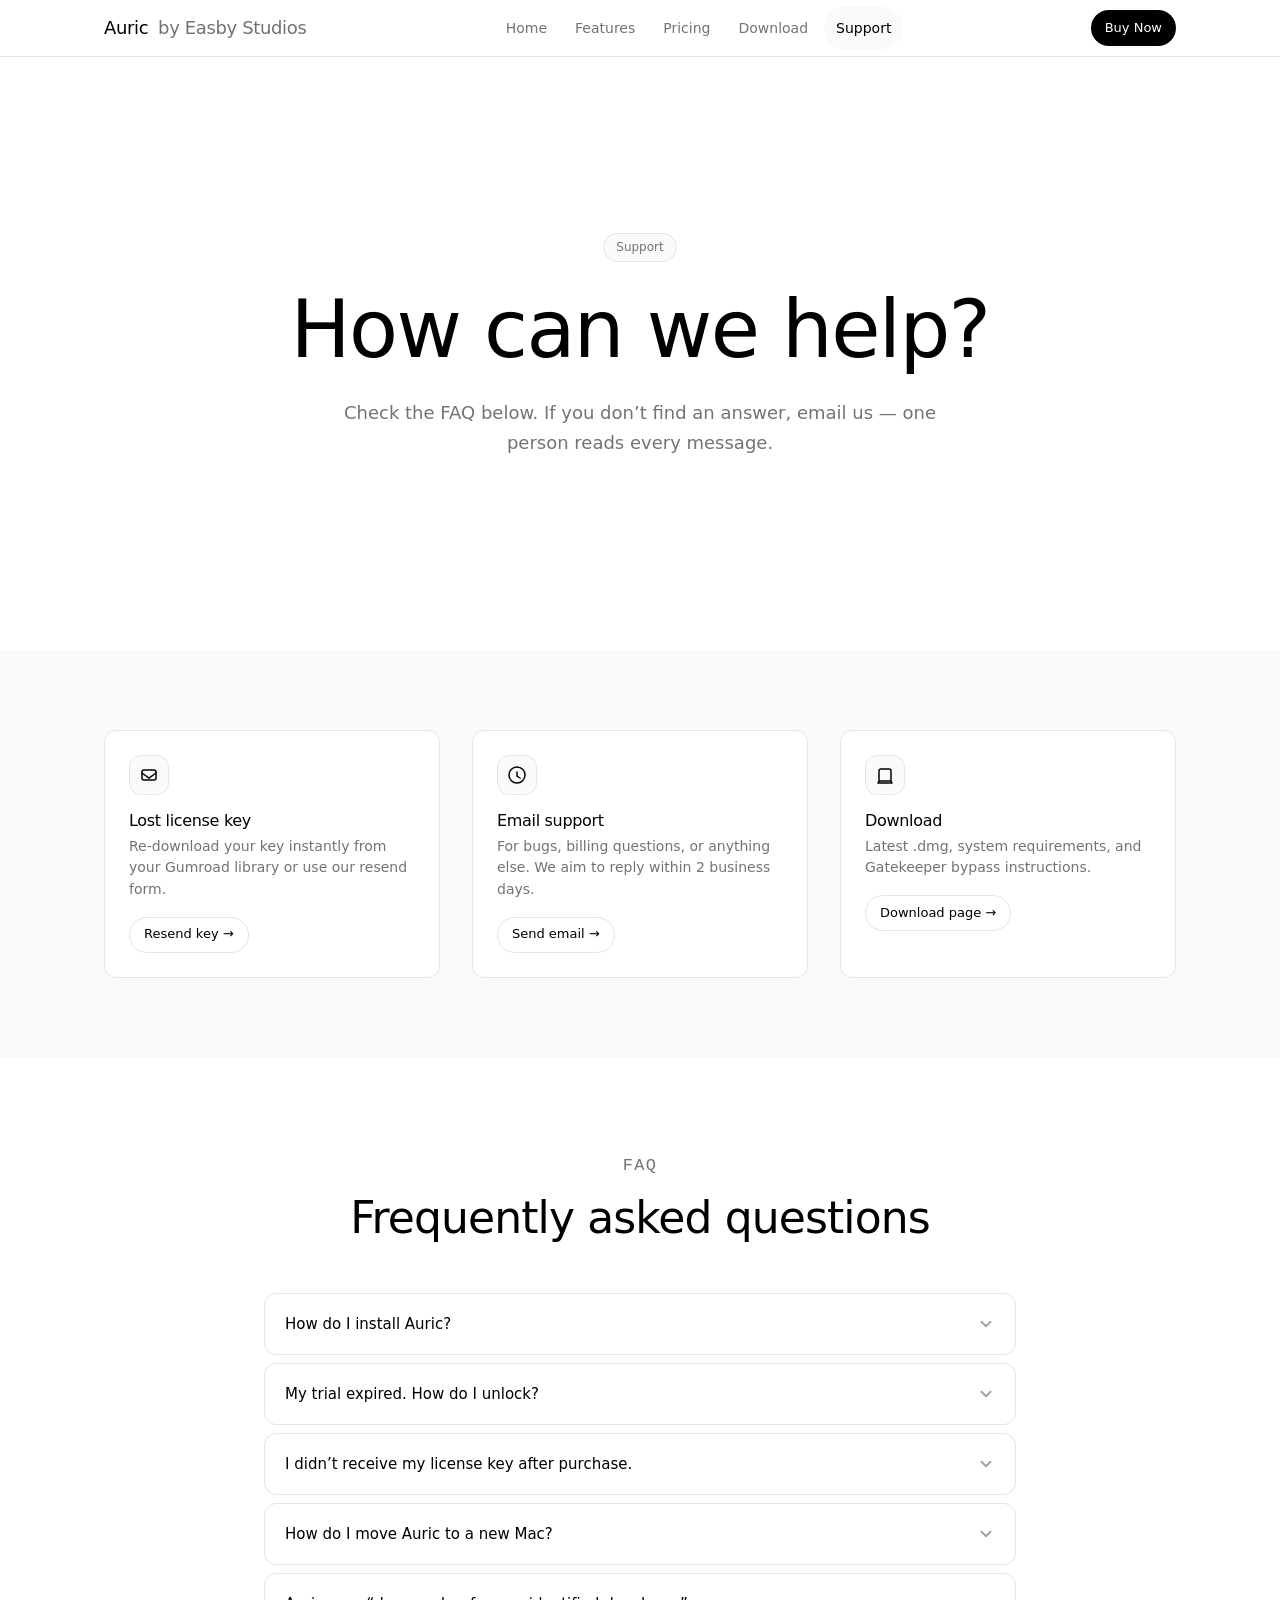
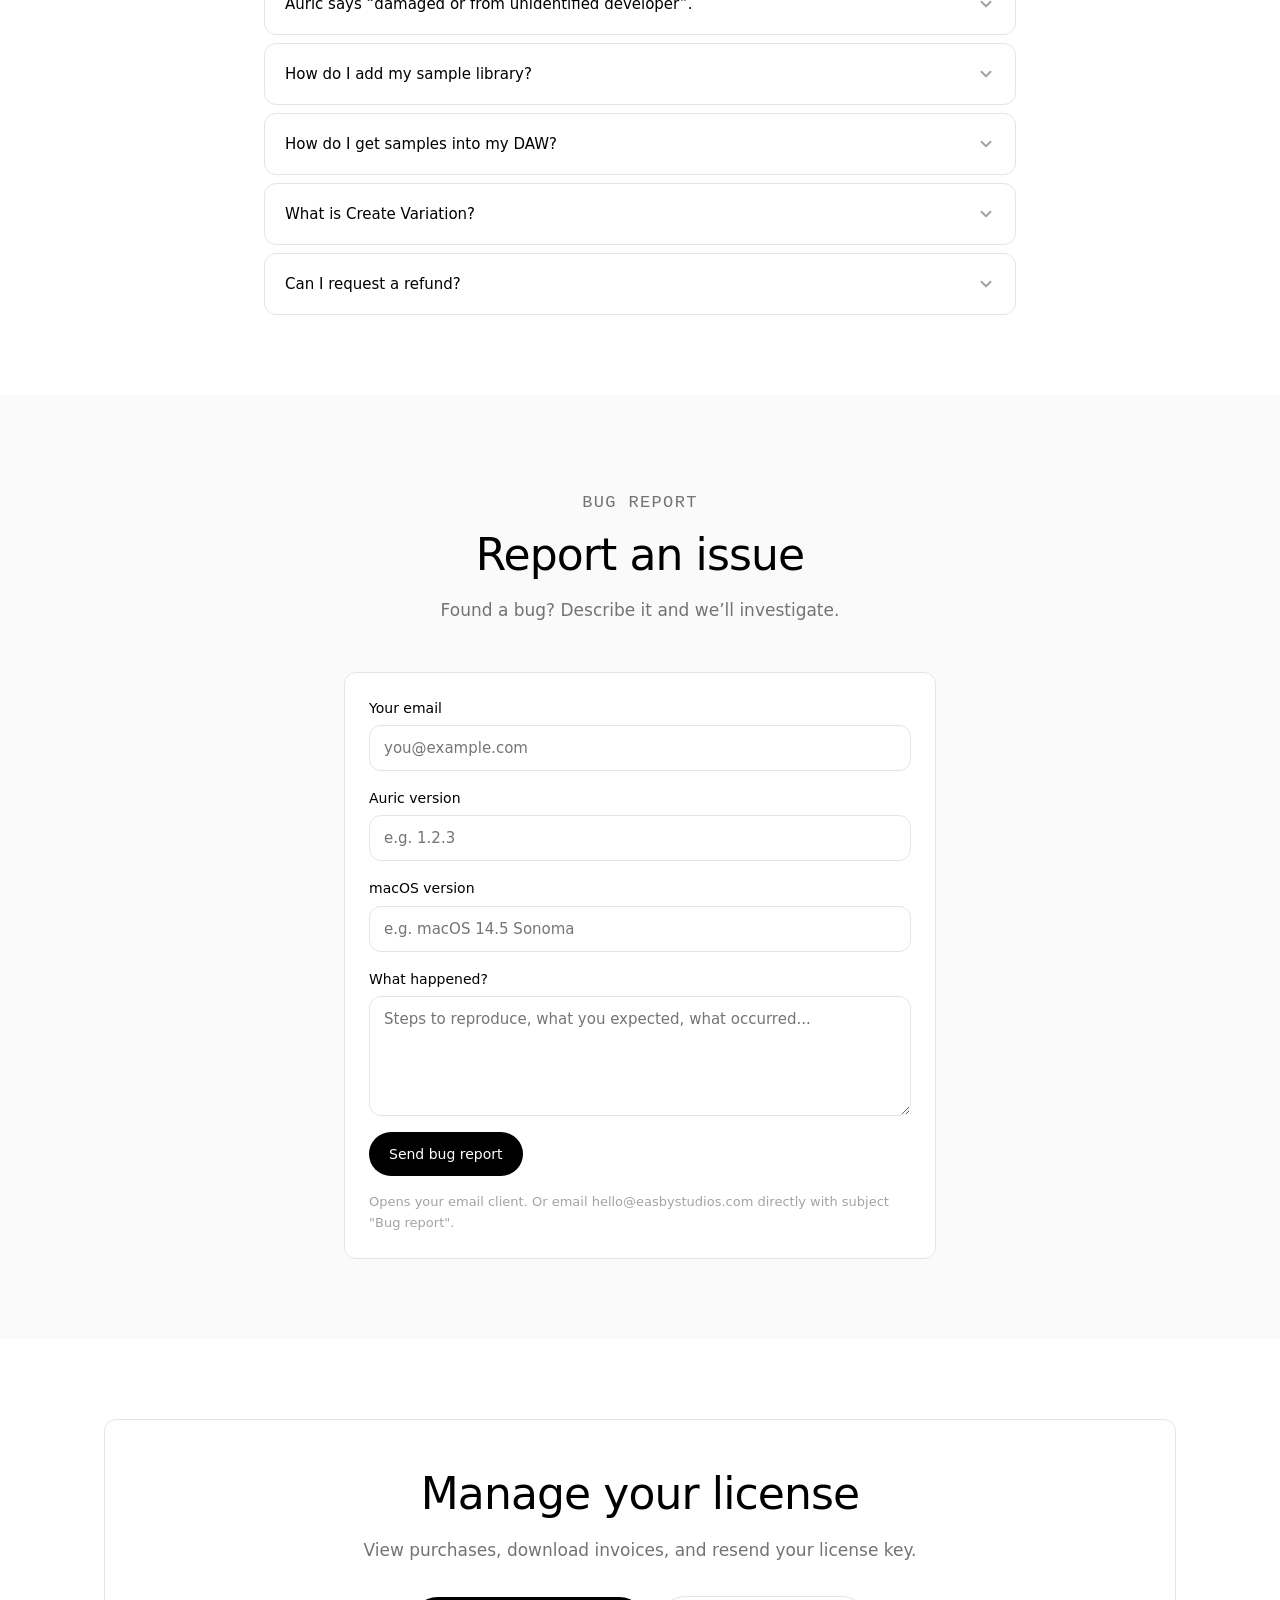
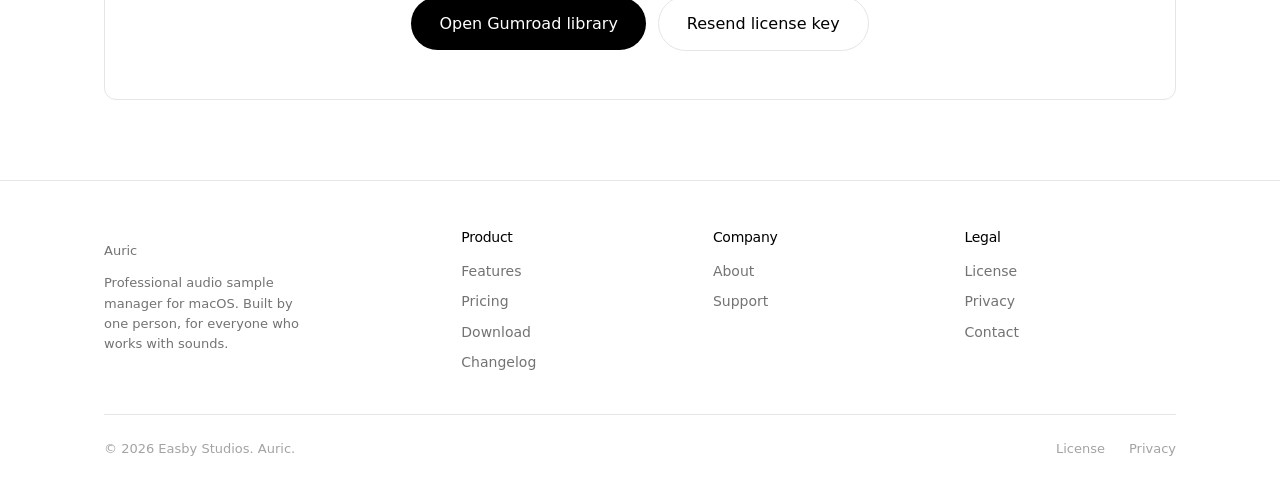
<file: support.html>
<!DOCTYPE html>
<html lang="en">
<head>
  <meta charset="UTF-8">
  <meta name="viewport" content="width=device-width,initial-scale=1">
  <title>Support — Auric</title>
  <meta name="description" content="Auric support: FAQ, license key resend, bug reports, and contact.">
  <link rel="stylesheet" href="assets/site.css">
</head>
<body>

<a href="#main" class="skip-link">Skip to content</a>

<nav class="site-nav" aria-label="Primary navigation">
  <div class="container site-nav__inner">
    <a href="index.html" class="site-nav__logo">Auric&nbsp;<span>by Easby Studios</span></a>
    <ul class="site-nav__links" role="list">
      <li><a href="index.html">Home</a></li>
      <li><a href="features.html">Features</a></li>
      <li><a href="pricing.html">Pricing</a></li>
      <li><a href="download.html">Download</a></li>
      <li><a href="support.html" aria-current="page">Support</a></li>
    </ul>
    <div class="site-nav__cta">
      <a href="https://easbystudios.gumroad.com/l/auric" target="_blank" rel="noopener" class="btn btn-primary btn-sm">Buy Now</a>
      <button class="nav-toggle" id="nav-toggle" aria-expanded="false" aria-controls="nav-drawer" aria-label="Open menu">
        <svg width="20" height="20" viewBox="0 0 20 20" fill="none" aria-hidden="true">
          <path d="M3 6h14M3 10h14M3 14h14" stroke="currentColor" stroke-width="2" stroke-linecap="round"/>
        </svg>
      </button>
    </div>
  </div>
</nav>

<div class="nav-drawer" id="nav-drawer" role="dialog" aria-label="Mobile navigation" aria-modal="true">
  <button class="nav-drawer__close" id="nav-drawer-close" aria-label="Close menu">
    <svg width="20" height="20" viewBox="0 0 20 20" fill="none" aria-hidden="true">
      <path d="M5 5l10 10M15 5L5 15" stroke="currentColor" stroke-width="2" stroke-linecap="round"/>
    </svg>
  </button>
  <ul class="nav-drawer__links" role="list">
    <li><a href="index.html">Home</a></li>
    <li><a href="features.html">Features</a></li>
    <li><a href="pricing.html">Pricing</a></li>
    <li><a href="download.html">Download</a></li>
    <li><a href="support.html" aria-current="page">Support</a></li>
  </ul>
  <div class="nav-drawer__cta">
    <a href="https://easbystudios.gumroad.com/l/auric" target="_blank" rel="noopener" class="btn btn-primary btn-lg" style="width:100%;justify-content:center">Buy Now</a>
  </div>
</div>

<main id="main">

  <section class="section">
    <div class="container hero">
      <div class="hero__eyebrow"><span class="pill">Support</span></div>
      <h1 class="h-display hero__title">How can we help?</h1>
      <p class="hero__subtitle">Check the FAQ below. If you don&rsquo;t find an answer, email us &mdash; one person reads every message.</p>
    </div>
  </section>

  <section class="section section--alt">
    <div class="container">
      <div class="grid-3">
        <div class="card">
          <div class="card__icon">
            <svg width="20" height="20" viewBox="0 0 20 20" fill="none" aria-hidden="true">
              <rect x="3" y="5" width="14" height="10" rx="2" stroke="currentColor" stroke-width="1.5"/>
              <path d="M3 8l7 5 7-5" stroke="currentColor" stroke-width="1.5" stroke-linecap="round"/>
            </svg>
          </div>
          <h3 class="card__title">Lost license key</h3>
          <p class="card__body">Re-download your key instantly from your Gumroad library or use our resend form.</p>
          <a href="license.html#resend" class="btn btn-secondary btn-sm mt-4">Resend key &rarr;</a>
        </div>
        <div class="card">
          <div class="card__icon">
            <svg width="20" height="20" viewBox="0 0 20 20" fill="none" aria-hidden="true">
              <path d="M10 2a8 8 0 100 16A8 8 0 0010 2zm0 5v4l3 2" stroke="currentColor" stroke-width="1.5" stroke-linecap="round"/>
            </svg>
          </div>
          <h3 class="card__title">Email support</h3>
          <p class="card__body">For bugs, billing questions, or anything else. We aim to reply within 2 business days.</p>
          <a href="mailto:hello@easbystudios.com" class="btn btn-secondary btn-sm mt-4">Send email &rarr;</a>
        </div>
        <div class="card">
          <div class="card__icon">
            <svg width="20" height="20" viewBox="0 0 20 20" fill="none" aria-hidden="true">
              <path d="M4 16V6a2 2 0 012-2h8a2 2 0 012 2v10M4 16l-1 2h14l-1-2M4 16h12" stroke="currentColor" stroke-width="1.5" stroke-linecap="round" stroke-linejoin="round"/>
            </svg>
          </div>
          <h3 class="card__title">Download</h3>
          <p class="card__body">Latest .dmg, system requirements, and Gatekeeper bypass instructions.</p>
          <a href="download.html" class="btn btn-secondary btn-sm mt-4">Download page &rarr;</a>
        </div>
      </div>
    </div>
  </section>

  <section class="section">
    <div class="container" style="max-width:800px">
      <div class="section-header">
        <p class="label">FAQ</p>
        <h2 class="h-section">Frequently asked questions</h2>
      </div>
      <div class="faq-list">

        <details class="faq">
          <summary>How do I install Auric? <svg class="faq__chevron" viewBox="0 0 18 18" fill="none" aria-hidden="true"><path d="M4.5 6.75L9 11.25l4.5-4.5" stroke="currentColor" stroke-width="2" stroke-linecap="round" stroke-linejoin="round"/></svg></summary>
          <div class="faq__body"><p>Download the .dmg from the <a href="download.html">Download page</a>, open it, drag Auric to Applications, and launch. If macOS blocks the app on first run, right-click &rarr; Open to approve Gatekeeper.</p></div>
        </details>

        <details class="faq">
          <summary>My trial expired. How do I unlock? <svg class="faq__chevron" viewBox="0 0 18 18" fill="none" aria-hidden="true"><path d="M4.5 6.75L9 11.25l4.5-4.5" stroke="currentColor" stroke-width="2" stroke-linecap="round" stroke-linejoin="round"/></svg></summary>
          <div class="faq__body"><p>Purchase from the <a href="pricing.html">Pricing page</a>. You&rsquo;ll receive a license key by email immediately. Enter it in Auric &rarr; License screen. Your library and settings are preserved.</p></div>
        </details>

        <details class="faq">
          <summary>I didn&rsquo;t receive my license key after purchase. <svg class="faq__chevron" viewBox="0 0 18 18" fill="none" aria-hidden="true"><path d="M4.5 6.75L9 11.25l4.5-4.5" stroke="currentColor" stroke-width="2" stroke-linecap="round" stroke-linejoin="round"/></svg></summary>
          <div class="faq__body"><p>Check your spam folder first. Then open your <a href="https://app.gumroad.com/library" target="_blank" rel="noopener">Gumroad library</a> for instant self-service re-download. Alternatively use the <a href="license.html#resend">key resend form</a> or email <a href="mailto:hello@easbystudios.com">hello@easbystudios.com</a>.</p></div>
        </details>

        <details class="faq">
          <summary>How do I move Auric to a new Mac? <svg class="faq__chevron" viewBox="0 0 18 18" fill="none" aria-hidden="true"><path d="M4.5 6.75L9 11.25l4.5-4.5" stroke="currentColor" stroke-width="2" stroke-linecap="round" stroke-linejoin="round"/></svg></summary>
          <div class="faq__body"><p>Just install Auric on the new Mac and paste your license key &mdash; activation is offline and your key is portable across the machines you personally work on. Lost the key? Grab it from your <a href="https://app.gumroad.com/library" target="_blank" rel="noopener">Gumroad library</a> or email <a href="mailto:hello@easbystudios.com">hello@easbystudios.com</a> with your order number.</p></div>
        </details>

        <details class="faq">
          <summary>Auric says &ldquo;damaged or from unidentified developer&rdquo;. <svg class="faq__chevron" viewBox="0 0 18 18" fill="none" aria-hidden="true"><path d="M4.5 6.75L9 11.25l4.5-4.5" stroke="currentColor" stroke-width="2" stroke-linecap="round" stroke-linejoin="round"/></svg></summary>
          <div class="faq__body"><p>Right-click the app in Finder &rarr; Open &rarr; Open in the dialog. Or go to System Settings &rarr; Privacy &amp; Security and allow Auric. This is a one-time step &mdash; macOS quarantine flags new apps on first launch.</p></div>
        </details>

        <details class="faq">
          <summary>How do I add my sample library? <svg class="faq__chevron" viewBox="0 0 18 18" fill="none" aria-hidden="true"><path d="M4.5 6.75L9 11.25l4.5-4.5" stroke="currentColor" stroke-width="2" stroke-linecap="round" stroke-linejoin="round"/></svg></summary>
          <div class="faq__body"><p>Drag one or more folders onto the Auric window. Auric scans recursively and indexes all supported formats. Analysis (BPM, key, MFCC, sound class) runs in the background automatically &mdash; only new or changed files are re-analysed on next launch.</p></div>
        </details>

        <details class="faq">
          <summary>How do I get samples into my DAW? <svg class="faq__chevron" viewBox="0 0 18 18" fill="none" aria-hidden="true"><path d="M4.5 6.75L9 11.25l4.5-4.5" stroke="currentColor" stroke-width="2" stroke-linecap="round" stroke-linejoin="round"/></svg></summary>
          <div class="faq__body"><p>Drag any sample (or a multi-selection) straight from Auric onto a track in Pro Tools, Logic, Ableton, or any DAW that accepts a file drop. Auric renders a temp WAV with your current pitch, gain, and selection applied before the drag begins &mdash; no plug-in required.</p></div>
        </details>

        <details class="faq">
          <summary>What is Create Variation? <svg class="faq__chevron" viewBox="0 0 18 18" fill="none" aria-hidden="true"><path d="M4.5 6.75L9 11.25l4.5-4.5" stroke="currentColor" stroke-width="2" stroke-linecap="round" stroke-linejoin="round"/></svg></summary>
          <div class="faq__body"><p>Create Variation is a planned capability for a future update &mdash; it is not in the current release. As designed, you&rsquo;ll right-click any sample &rarr; Create Variation, pick Amount (1&ndash;10), Count (1/2/4/8), and an optional style prompt, and variants render locally on your Mac &mdash; no cloud, nothing uploaded. It is not part of the v1.0 Standard feature set.</p></div>
        </details>

        <details class="faq">
          <summary>Can I request a refund? <svg class="faq__chevron" viewBox="0 0 18 18" fill="none" aria-hidden="true"><path d="M4.5 6.75L9 11.25l4.5-4.5" stroke="currentColor" stroke-width="2" stroke-linecap="round" stroke-linejoin="round"/></svg></summary>
          <div class="faq__body"><p>Yes &mdash; 14-day refund window from purchase date. Email <a href="mailto:hello@easbystudios.com">hello@easbystudios.com</a> with your order number. No questions asked. Processed within 5 business days.</p></div>
        </details>

      </div>
    </div>
  </section>

  <section class="section section--alt" id="bug-report">
    <div class="container" style="max-width:640px">
      <div class="section-header">
        <p class="label">Bug report</p>
        <h2 class="h-section">Report an issue</h2>
        <p>Found a bug? Describe it and we&rsquo;ll investigate.</p>
      </div>
      <div class="card">
        <form class="form__stack" action="mailto:hello@easbystudios.com" method="GET" enctype="text/plain">
          <div class="form-group">
            <label for="bug-email">Your email</label>
            <input type="email" id="bug-email" name="email" placeholder="you@example.com" required autocomplete="email">
          </div>
          <div class="form-group">
            <label for="bug-version">Auric version</label>
            <input type="text" id="bug-version" name="version" placeholder="e.g. 1.2.3">
          </div>
          <div class="form-group">
            <label for="bug-macos">macOS version</label>
            <input type="text" id="bug-macos" name="macos" placeholder="e.g. macOS 14.5 Sonoma">
          </div>
          <div class="form-group">
            <label for="bug-desc">What happened?</label>
            <textarea id="bug-desc" name="description" placeholder="Steps to reproduce, what you expected, what occurred..."></textarea>
          </div>
          <button type="submit" class="btn btn-primary" style="align-self:flex-start">Send bug report</button>
          <p class="form__hint">Opens your email client. Or email <a href="mailto:hello@easbystudios.com">hello@easbystudios.com</a> directly with subject "Bug report".</p>
        </form>
      </div>
    </div>
  </section>

  <section class="section">
    <div class="container">
      <div class="cta-strip">
        <h2 class="h-section">Manage your license</h2>
        <p>View purchases, download invoices, and resend your license key.</p>
        <div class="cta-strip__actions">
          <a href="https://app.gumroad.com/library" class="btn btn-primary btn-lg" target="_blank" rel="noopener">Open Gumroad library</a>
          <a href="license.html#resend" class="btn btn-secondary btn-lg">Resend license key</a>
        </div>
      </div>
    </div>
  </section>

</main>

<footer class="site-footer">
  <div class="container">
    <div class="site-footer__grid">
      <div class="site-footer__brand">
        <p class="font-medium" style="font-family:var(--font-heading)">Auric</p>
        <p>Professional audio sample manager for macOS. Built by one person, for everyone who works with sounds.</p>
      </div>
      <div class="site-footer__col">
        <h4>Product</h4>
        <ul role="list">
          <li><a href="features.html">Features</a></li>
          <li><a href="pricing.html">Pricing</a></li>
          <li><a href="download.html">Download</a></li>
          <li><a href="changelog.html">Changelog</a></li>
        </ul>
      </div>
      <div class="site-footer__col">
        <h4>Company</h4>
        <ul role="list">
          <li><a href="about.html">About</a></li>
          <li><a href="support.html">Support</a></li>
        </ul>
      </div>
      <div class="site-footer__col">
        <h4>Legal</h4>
        <ul role="list">
          <li><a href="license.html">License</a></li>
          <li><a href="license.html#privacy">Privacy</a></li>
          <li><a href="mailto:hello@easbystudios.com">Contact</a></li>
        </ul>
      </div>
    </div>
    <div class="site-footer__bottom">
      <span>&copy; 2026 Easby Studios. Auric.</span>
      <div class="site-footer__legal">
        <a href="license.html">License</a>
        <a href="license.html#privacy">Privacy</a>
      </div>
    </div>
  </div>
</footer>

<script>
const toggle=document.getElementById('nav-toggle');
const drawer=document.getElementById('nav-drawer');
const closeBtn=document.getElementById('nav-drawer-close');
function openDrawer(){drawer.classList.add('is-open');toggle.setAttribute('aria-expanded','true');closeBtn.focus();}
function closeDrawer(){drawer.classList.remove('is-open');toggle.setAttribute('aria-expanded','false');toggle.focus();}
toggle.addEventListener('click',openDrawer);
closeBtn.addEventListener('click',closeDrawer);
drawer.addEventListener('keydown',e=>{if(e.key==='Escape')closeDrawer();});
</script>
<script src="assets/site.js" defer></script>
</body>
</html>
</file>
<file: assets/site.css>
/* Auric — shared stylesheet
   Theme: minimalist industrial · white canvas · grayscale only · zero shadows
   Invariants: two radii (12px/9999px) · two weights (400/500) · SF Pro Rounded headings */

/* ─── Reset ─────────────────────────────────────────────────────────────── */
*,::before,::after{box-sizing:border-box;margin:0;padding:0}
html{scroll-behavior:smooth;-webkit-text-size-adjust:100%}
@media(prefers-reduced-motion:reduce){html{scroll-behavior:auto}*,::before,::after{animation-duration:.01ms!important;transition-duration:.01ms!important}}
body{background:var(--bg);color:var(--text);font-family:var(--font-body);font-size:1rem;line-height:1.6;font-weight:var(--weight-regular);-webkit-font-smoothing:antialiased}
img,svg{display:block;max-width:100%}
a{color:inherit;text-decoration:none}
button{cursor:pointer;border:none;background:none;font:inherit}
ul,ol{list-style:none}
h1,h2,h3,h4,h5,h6{font-family:var(--font-heading);font-weight:var(--weight-medium);line-height:1.2;letter-spacing:-.02em}

/* ─── Tokens ─────────────────────────────────────────────────────────────── */
:root{
  --bg:#ffffff;
  --text:#000000;
  --secondary:#737373;
  --muted:#a3a3a3;
  --border:#e5e5e5;
  --surface:#fafafa;
  --radius-container:12px;
  --radius-pill:9999px;
  --weight-regular:400;
  --weight-medium:500;
  --font-heading:'SF Pro Rounded',ui-rounded,system-ui,sans-serif;
  --font-body:ui-sans-serif,system-ui,-apple-system,sans-serif;
  --font-mono:ui-monospace,SFMono-Regular,Menlo,Consolas,monospace;
  --z-nav:10;
  --z-dropdown:20;
  --z-modal:30;
  --z-toast:50;
  --dur-fast:150ms;
  --dur-base:200ms;
  --focus:#000000;
  --max-w:1120px;
  --gap:2rem;
  --section-v:5rem;
}

/* ─── Accessibility ──────────────────────────────────────────────────────── */
.skip-link{
  position:absolute;top:-100%;left:1rem;
  padding:.5rem 1rem;background:var(--text);color:var(--bg);
  font-size:.875rem;border-radius:var(--radius-pill);
  transition:top var(--dur-fast) ease;z-index:var(--z-toast);
}
.skip-link:focus{top:1rem}
:focus-visible{outline:2px solid var(--focus);outline-offset:3px;border-radius:2px}
:focus:not(:focus-visible){outline:none}

/* ─── Typography ─────────────────────────────────────────────────────────── */
.h-display{font-size:clamp(2.5rem,7vw,5rem)}
.h-section{font-size:clamp(1.75rem,4vw,2.75rem)}
.h-card{font-size:1.125rem}
.label{font-family:var(--font-mono);font-size:.75rem;letter-spacing:.08em;text-transform:uppercase;color:var(--secondary)}
.mono{font-family:var(--font-mono);font-size:.875rem}

/* ─── Layout ─────────────────────────────────────────────────────────────── */
.container{max-width:var(--max-w);margin-inline:auto;padding-inline:1.5rem}
.section{padding-block:var(--section-v)}
.section--alt{background:var(--surface)}
.grid-2{display:grid;grid-template-columns:repeat(2,1fr);gap:var(--gap)}
.grid-3{display:grid;grid-template-columns:repeat(3,1fr);gap:var(--gap)}
.grid-4{display:grid;grid-template-columns:repeat(4,1fr);gap:var(--gap)}
.stack{display:flex;flex-direction:column}
.row{display:flex;align-items:center;gap:var(--gap)}
.center{text-align:center}
.spread{justify-content:space-between}

/* ─── Nav ────────────────────────────────────────────────────────────────── */
.site-nav{
  position:sticky;top:0;z-index:var(--z-nav);
  background:rgba(255,255,255,.85);
  backdrop-filter:saturate(140%) blur(8px);
  -webkit-backdrop-filter:saturate(140%) blur(8px);
  border-bottom:1px solid var(--border);
}
.site-nav__inner{
  display:flex;align-items:center;justify-content:space-between;
  height:56px;gap:1.5rem;
}
.site-nav__logo{
  font-family:var(--font-heading);font-weight:var(--weight-medium);
  font-size:1.125rem;letter-spacing:-.02em;white-space:nowrap;
  min-width:44px;min-height:44px;display:flex;align-items:center;
}
.site-nav__logo{gap:.25em}
.site-nav__logo span{color:var(--secondary)}
.site-nav__links{display:flex;align-items:center;gap:.25rem;flex:1;justify-content:center}
.site-nav__links a{
  padding:.5rem .75rem;border-radius:var(--radius-pill);
  font-size:.875rem;color:var(--secondary);
  transition:color var(--dur-fast) ease,background var(--dur-fast) ease;
  min-height:44px;display:flex;align-items:center;
}
.site-nav__links a:hover,.site-nav__links a[aria-current=page]{
  color:var(--text);background:var(--surface);
}
.site-nav__cta{display:flex;align-items:center;gap:.5rem;flex-shrink:0}
.nav-toggle{
  display:none;padding:.5rem;border-radius:var(--radius-container);
  min-width:44px;min-height:44px;align-items:center;justify-content:center;
  color:var(--text);transition:background var(--dur-fast) ease;
}
.nav-toggle:hover{background:var(--surface)}
.nav-toggle svg{pointer-events:none}

/* ─── Buttons ────────────────────────────────────────────────────────────── */
.btn{
  display:inline-flex;align-items:center;justify-content:center;gap:.5rem;
  padding:.625rem 1.25rem;border-radius:var(--radius-pill);
  font-size:.875rem;font-weight:var(--weight-medium);
  min-height:44px;min-width:44px;
  transition:opacity var(--dur-fast) ease,background var(--dur-fast) ease,border-color var(--dur-fast) ease;
  cursor:pointer;white-space:nowrap;
}
.btn:active{opacity:.8}
.btn-primary{background:var(--text);color:var(--bg)}
.btn-primary:hover{opacity:.85}
.btn-secondary{background:transparent;color:var(--text);border:1px solid var(--border)}
.btn-secondary:hover{background:var(--surface);border-color:var(--text)}
.btn-ghost{background:transparent;color:var(--secondary)}
.btn-ghost:hover{color:var(--text)}
.btn-lg{padding:.875rem 1.75rem;font-size:1rem;min-height:52px}
.btn-sm{padding:.375rem .875rem;font-size:.8125rem;min-height:36px}

/* ─── Pills / badges ─────────────────────────────────────────────────────── */
.pill{
  display:inline-flex;align-items:center;gap:.375rem;
  padding:.25rem .75rem;border-radius:var(--radius-pill);
  font-size:.75rem;font-weight:var(--weight-medium);
  background:var(--surface);border:1px solid var(--border);
  color:var(--secondary);
}
.pill--dark{background:var(--text);color:var(--bg);border-color:var(--text)}
.badge{
  display:inline-flex;align-items:center;
  padding:.125rem .5rem;border-radius:var(--radius-pill);
  font-size:.6875rem;font-weight:var(--weight-medium);letter-spacing:.04em;text-transform:uppercase;
  background:var(--text);color:var(--bg);
}

/* ─── Cards ──────────────────────────────────────────────────────────────── */
.card{
  background:var(--bg);border:1px solid var(--border);
  border-radius:var(--radius-container);padding:1.5rem;
}
.card--surface{background:var(--surface)}
.card__icon{
  width:40px;height:40px;margin-bottom:1rem;
  display:flex;align-items:center;justify-content:center;
  border-radius:var(--radius-container);background:var(--surface);border:1px solid var(--border);
}
.card__icon svg{width:20px;height:20px;flex-shrink:0}
.card__visual{width:100%;aspect-ratio:16/9;margin:.25rem 0 1rem;border:1px solid var(--border);border-radius:var(--radius-container);background:var(--surface);overflow:hidden;color:var(--text)}
.card__visual svg{width:100%;height:100%;display:block}
.card__title{font-size:1rem;font-weight:var(--weight-medium);margin-bottom:.375rem}
.card__body{font-size:.875rem;color:var(--secondary);line-height:1.55}

/* ─── Hero ───────────────────────────────────────────────────────────────── */
.hero{padding-block:6rem 5rem;text-align:center}
.hero__eyebrow{margin-bottom:1.25rem}
.hero__title{margin-bottom:1.25rem;max-width:18ch;margin-inline:auto}
.hero__subtitle{font-size:1.125rem;color:var(--secondary);max-width:52ch;margin-inline:auto;margin-bottom:2rem;line-height:1.65}
.hero__actions{display:flex;align-items:center;justify-content:center;gap:.75rem;flex-wrap:wrap}
.hero__meta{margin-top:1.5rem;font-size:.8125rem;color:var(--muted)}

/* ─── Feature grid ───────────────────────────────────────────────────────── */
.features-grid{display:grid;grid-template-columns:repeat(3,1fr);gap:1px;background:var(--border);border-radius:var(--radius-container);overflow:hidden}
.features-grid .card{border:none;border-radius:0;background:var(--bg)}
.features-grid .card:hover{background:var(--surface)}

/* ─── Pricing ────────────────────────────────────────────────────────────── */
.pricing-grid{display:grid;grid-template-columns:repeat(3,1fr);gap:1.5rem;align-items:start}
.pricing-card{
  border:1px solid var(--border);border-radius:var(--radius-container);
  padding:2rem;display:flex;flex-direction:column;gap:1.5rem;
  transition:border-color var(--dur-base) ease;
}
.pricing-card:hover{border-color:var(--text)}
.pricing-card.featured{border-color:var(--text);position:relative}
.pricing-card__badge{
  position:absolute;top:-12px;left:50%;transform:translateX(-50%);
  white-space:nowrap;
}
.pricing-card__name{font-size:.875rem;font-weight:var(--weight-medium);color:var(--secondary);text-transform:uppercase;letter-spacing:.06em}
.pricing-card__price{font-family:var(--font-heading);font-size:2.5rem;font-weight:var(--weight-medium);line-height:1;letter-spacing:-.03em}
.pricing-card__price sub{font-size:.9rem;vertical-align:baseline;color:var(--secondary)}
.pricing-card__price .price-was{font-size:1.5rem;color:var(--muted);text-decoration:line-through;font-weight:var(--weight-regular);margin-right:.375rem;letter-spacing:-.02em}
.pricing-card__price small{display:block;font-size:.8125rem;color:var(--muted);font-weight:var(--weight-regular);font-family:var(--font-body);margin-top:.25rem;letter-spacing:0}
.pricing-card__desc{font-size:.875rem;color:var(--secondary);line-height:1.5}
.pricing-card__features{display:flex;flex-direction:column;gap:.625rem;flex:1}
.pricing-card__feature{
  display:flex;align-items:flex-start;gap:.625rem;
  font-size:.875rem;line-height:1.45;
}
.pricing-card__feature svg{flex-shrink:0;width:16px;height:16px;margin-top:.15em}
.pricing-card__cta{margin-top:auto}
.pricing-card__activations{font-size:.75rem;color:var(--muted);text-align:center;margin-top:.75rem}

/* ─── Comparison table ───────────────────────────────────────────────────── */
.compare-table{width:100%;border-collapse:collapse;font-size:.875rem}
.compare-table thead th{padding:.75rem 1rem;text-align:center;font-weight:var(--weight-medium);font-size:.8125rem;border-bottom:1px solid var(--border);color:var(--secondary)}
.compare-table thead th:first-child{text-align:left}
.compare-table tbody td{padding:.75rem 1rem;text-align:center;border-bottom:1px solid var(--border)}
.compare-table tbody td:first-child{text-align:left;color:var(--secondary)}
.compare-table tbody tr:last-child td{border-bottom:none}
.compare-table .check svg{width:16px;height:16px;margin-inline:auto}
.compare-table .dash{color:var(--muted)}
.compare-section-head td{font-weight:var(--weight-medium);font-size:.75rem;text-transform:uppercase;letter-spacing:.06em;color:var(--muted);padding-top:1.5rem}

/* ─── FAQ / Accordion ────────────────────────────────────────────────────── */
.faq-list{display:flex;flex-direction:column;gap:.5rem}
details.faq{
  border:1px solid var(--border);border-radius:var(--radius-container);
  overflow:hidden;transition:border-color var(--dur-base) ease;
}
details.faq[open]{border-color:var(--text)}
details.faq summary{
  display:flex;align-items:center;justify-content:space-between;gap:1rem;
  padding:1.125rem 1.25rem;cursor:pointer;
  font-weight:var(--weight-medium);font-size:.9375rem;
  list-style:none;min-height:56px;
  transition:background var(--dur-fast) ease;
}
details.faq summary:hover{background:var(--surface)}
details.faq summary::-webkit-details-marker{display:none}
details.faq summary .faq__chevron{
  flex-shrink:0;width:18px;height:18px;
  transition:transform var(--dur-base) ease;color:var(--muted);
}
details.faq[open] summary .faq__chevron{transform:rotate(180deg)}
details.faq .faq__body{padding:0 1.25rem 1.25rem;font-size:.875rem;color:var(--secondary);line-height:1.65}

/* ─── Forms ──────────────────────────────────────────────────────────────── */
.form-group{display:flex;flex-direction:column;gap:.375rem}
.form-group label{font-size:.875rem;font-weight:var(--weight-medium)}
.form-group input,.form-group textarea,.form-group select{
  width:100%;padding:.625rem .875rem;
  border:1px solid var(--border);border-radius:var(--radius-container);
  font:inherit;font-size:.9375rem;background:var(--bg);color:var(--text);
  transition:border-color var(--dur-fast) ease;
  min-height:44px;
}
.form-group input:focus,.form-group textarea:focus,.form-group select:focus{border-color:var(--text)}
.form-group textarea{min-height:120px;resize:vertical}
.form__hint{font-size:.8125rem;color:var(--muted)}
.form__stack{display:flex;flex-direction:column;gap:1rem}

/* ─── Callout ────────────────────────────────────────────────────────────── */
.callout{
  border:1px solid var(--border);border-radius:var(--radius-container);
  padding:1.25rem 1.5rem;
  display:flex;align-items:flex-start;gap:.875rem;
  font-size:.875rem;line-height:1.55;
}
.callout svg{flex-shrink:0;width:18px;height:18px;margin-top:.1em;color:var(--secondary)}
.callout a{text-decoration:underline;text-underline-offset:2px}

/* ─── Timeline ───────────────────────────────────────────────────────────── */
.timeline{display:flex;flex-direction:column;gap:0}
.timeline__item{
  display:grid;grid-template-columns:8rem 1px 1fr;
  gap:0 1.5rem;padding-bottom:2.5rem;
}
.timeline__item:last-child{padding-bottom:0}
.timeline__date{font-family:var(--font-mono);font-size:.75rem;color:var(--muted);padding-top:.1rem;text-align:right}
.timeline__line{background:var(--border);position:relative}
.timeline__line::before{
  content:'';position:absolute;top:.4rem;left:50%;transform:translateX(-50%);
  width:8px;height:8px;border-radius:50%;background:var(--text);border:2px solid var(--bg);
  outline:1px solid var(--border);
}
.timeline__content{padding-top:0}
.timeline__content h3{font-size:1rem;margin-bottom:.375rem}
.timeline__content p{font-size:.875rem;color:var(--secondary)}

/* ─── Section header ─────────────────────────────────────────────────────── */
.section-header{text-align:center;margin-bottom:3rem}
.section-header .label{margin-bottom:.75rem}
.section-header p{font-size:1.0625rem;color:var(--secondary);max-width:52ch;margin-inline:auto;margin-top:.875rem;line-height:1.65}

/* ─── Logo / about row ───────────────────────────────────────────────────── */
.about-row{display:grid;grid-template-columns:1fr 1fr;gap:4rem;align-items:center}
.about-row__media{border-radius:var(--radius-container);background:var(--surface);border:1px solid var(--border);aspect-ratio:4/3;overflow:hidden;display:flex;align-items:center;justify-content:center}
.about-row__stack{display:flex;flex-direction:column;gap:1.25rem}
.about-row__name{font-size:.9375rem;color:var(--secondary)}

/* ─── CTA strip ──────────────────────────────────────────────────────────── */
.cta-strip{
  border:1px solid var(--border);border-radius:var(--radius-container);
  padding:3rem;text-align:center;
}
.cta-strip h2{margin-bottom:1rem}
.cta-strip p{color:var(--secondary);margin-bottom:2rem;font-size:1.0625rem}
.cta-strip__actions{display:flex;align-items:center;justify-content:center;gap:.75rem;flex-wrap:wrap}

/* ─── Code block ─────────────────────────────────────────────────────────── */
.code-block{
  background:var(--surface);border:1px solid var(--border);
  border-radius:var(--radius-container);padding:1rem 1.25rem;
  font-family:var(--font-mono);font-size:.8125rem;overflow-x:auto;
  line-height:1.6;
}

/* ─── Table ──────────────────────────────────────────────────────────────── */
.table-wrap{overflow-x:auto;border:1px solid var(--border);border-radius:var(--radius-container)}
.data-table{width:100%;border-collapse:collapse;font-size:.875rem}
.data-table th{padding:.75rem 1rem;font-weight:var(--weight-medium);font-size:.8125rem;border-bottom:1px solid var(--border);text-align:left;background:var(--surface);color:var(--secondary)}
.data-table td{padding:.75rem 1rem;border-bottom:1px solid var(--border);color:var(--secondary)}
.data-table tr:last-child td{border-bottom:none}

/* ─── Footer ─────────────────────────────────────────────────────────────── */
.site-footer{
  border-top:1px solid var(--border);padding-block:3rem 2rem;
  font-size:.875rem;
}
.site-footer__grid{
  display:grid;grid-template-columns:1.5fr 1fr 1fr 1fr;gap:2.5rem;
  margin-bottom:2.5rem;
}
.site-footer__brand p{color:var(--secondary);margin-top:.75rem;line-height:1.55;font-size:.8125rem;max-width:26ch}
.site-footer__col h4{font-size:.875rem;font-weight:var(--weight-medium);margin-bottom:.875rem}
.site-footer__col ul{display:flex;flex-direction:column;gap:.5rem}
.site-footer__col a{color:var(--secondary);transition:color var(--dur-fast) ease}
.site-footer__col a:hover{color:var(--text)}
.site-footer__bottom{
  border-top:1px solid var(--border);padding-top:1.5rem;
  display:flex;align-items:center;justify-content:space-between;
  color:var(--muted);font-size:.8125rem;gap:1rem;flex-wrap:wrap;
}
.site-footer__bottom a{color:var(--muted);transition:color var(--dur-fast) ease}
.site-footer__bottom a:hover{color:var(--text)}
.site-footer__legal{display:flex;gap:1.5rem}

/* ─── Divider ────────────────────────────────────────────────────────────── */
.divider{height:1px;background:var(--border);margin-block:var(--section-v)}

/* ─── Utilities ──────────────────────────────────────────────────────────── */
.mt-1{margin-top:.25rem}.mt-2{margin-top:.5rem}.mt-3{margin-top:.75rem}
.mt-4{margin-top:1rem}.mt-6{margin-top:1.5rem}.mt-8{margin-top:2rem}
.mb-2{margin-bottom:.5rem}.mb-4{margin-bottom:1rem}.mb-6{margin-bottom:1.5rem}
.mb-8{margin-bottom:2rem}.mb-12{margin-bottom:3rem}
.text-secondary{color:var(--secondary)}
.text-muted{color:var(--muted)}
.text-mono{font-family:var(--font-mono)}
.font-medium{font-weight:var(--weight-medium)}
.sr-only{position:absolute;width:1px;height:1px;padding:0;margin:-1px;overflow:hidden;clip:rect(0,0,0,0);white-space:nowrap;border-width:0}

/* ─── Mobile nav menu (hidden until ≤880) ────────────────────────────────── */
.nav-drawer{
  display:none;position:fixed;inset:0;background:var(--bg);z-index:calc(var(--z-nav) + 1);
  flex-direction:column;padding:1.5rem;gap:1rem;overflow-y:auto;
}
.nav-drawer.is-open{display:flex}
.nav-drawer__close{
  align-self:flex-end;padding:.5rem;min-width:44px;min-height:44px;
  display:flex;align-items:center;justify-content:center;
  border-radius:var(--radius-container);transition:background var(--dur-fast) ease;
}
.nav-drawer__close:hover{background:var(--surface)}
.nav-drawer__links{display:flex;flex-direction:column;gap:.25rem;flex:1}
.nav-drawer__links a{
  padding:.875rem 1rem;border-radius:var(--radius-container);
  font-size:1.0625rem;font-weight:var(--weight-medium);
  transition:background var(--dur-fast) ease;
  min-height:52px;display:flex;align-items:center;
}
.nav-drawer__links a:hover,.nav-drawer__links a[aria-current=page]{background:var(--surface)}
.nav-drawer__cta{padding-top:1rem;border-top:1px solid var(--border)}

/* ─── Responsive ─────────────────────────────────────────────────────────── */
@media(max-width:880px){
  :root{--section-v:3.5rem;--gap:1.5rem}
  .site-nav__links{display:none}
  .site-nav__cta .btn{display:none}
  .nav-toggle{display:flex}
  .grid-3{grid-template-columns:repeat(2,1fr)}
  .grid-4{grid-template-columns:repeat(2,1fr)}
  .features-grid{grid-template-columns:repeat(2,1fr)}
}
@media(max-width:760px){
  .pricing-grid{grid-template-columns:1fr;max-width:420px;margin-inline:auto}
  .about-row{grid-template-columns:1fr;gap:2rem}
  .site-footer__grid{grid-template-columns:1fr 1fr;gap:2rem}
  .grid-3{grid-template-columns:1fr}
  .timeline__item{grid-template-columns:5rem 1px 1fr;gap:0 1rem}
  .compare-table{font-size:.8125rem}
}
@media(max-width:560px){
  :root{--section-v:2.5rem}
  .hero{padding-block:4rem 3rem}
  .features-grid{grid-template-columns:1fr}
  .grid-2,.grid-4{grid-template-columns:1fr}
  .hero__actions{flex-direction:column;align-items:stretch}
  .hero__actions .btn{width:100%;justify-content:center}
  .cta-strip{padding:2rem 1.5rem}
  .cta-strip__actions{flex-direction:column;align-items:stretch}
  .cta-strip__actions .btn{width:100%;justify-content:center}
}
@media(max-width:480px){
  .site-footer__grid{grid-template-columns:1fr}
  .site-footer__bottom{flex-direction:column;align-items:flex-start}
  .timeline__item{grid-template-columns:1fr;gap:.25rem}
  .timeline__date{text-align:left;padding-top:0}
  .timeline__line{display:none}
}

/* ─── Animations ─────────────────────────────────────────────────────────── */

/* Scroll reveal (Task 3) */
.section,.card{opacity:0;transform:translateY(8px);transition:opacity 600ms ease-out,transform 600ms ease-out}
.section.is-in,.card.is-in{opacity:1;transform:none}
.no-js .section,.no-js .card{opacity:1;transform:none}

/* Card visual animations — run once card scrolls into view */
.card:not(.is-in) .card__visual svg [class*="fx-"]{animation-play-state:paused}
.card.is-in .card__visual svg [class*="fx-"]{animation-play-state:running}

/* Waveform sweep — 1px playhead translateX 0→100% */
.fx-waveform-sweep{transform-origin:0 50%;animation:ah-sweep 3s linear infinite}
@keyframes ah-sweep{0%{transform:translateX(0);opacity:0}10%{opacity:1}90%{opacity:1}100%{transform:translateX(280px);opacity:0}}

/* Dot twinkle — staggered opacity 0.4↔1 */
.fx-dot-twinkle{animation:ah-twinkle 4s ease-in-out infinite}
.fx-dot-twinkle:nth-child(2n){animation-delay:.6s}
.fx-dot-twinkle:nth-child(3n){animation-delay:1.2s}
.fx-dot-twinkle:nth-child(4n){animation-delay:1.8s}
.fx-dot-twinkle:nth-child(5n){animation-delay:2.4s}
@keyframes ah-twinkle{0%,100%{opacity:.4}50%{opacity:1}}

/* Cursor nudge — 4px nudge toward drop zone, alternates */
.fx-cursor-nudge{animation:ah-nudge 2s ease-in-out infinite alternate}
@keyframes ah-nudge{0%{transform:translate(0,0)}100%{transform:translate(0,4px)}}

/* Stagger rise — translateY 2→0, opacity 0→1 */
.fx-stagger-rise{animation:ah-rise 600ms ease-out forwards;opacity:0;transform:translateY(2px)}
.card:hover .card__visual .fx-stagger-rise{animation-play-state:running}
.fx-stagger-rise:nth-child(1){animation-delay:0ms}
.fx-stagger-rise:nth-child(2){animation-delay:80ms}
.fx-stagger-rise:nth-child(3){animation-delay:160ms}
.fx-stagger-rise:nth-child(4){animation-delay:240ms}
.fx-stagger-rise:nth-child(5){animation-delay:320ms}
.fx-stagger-rise:nth-child(6){animation-delay:400ms}
.fx-stagger-rise:nth-child(7){animation-delay:480ms}
.fx-stagger-rise:nth-child(8){animation-delay:560ms}
.fx-stagger-rise:nth-child(9){animation-delay:640ms}
.fx-stagger-rise:nth-child(10){animation-delay:720ms}
@keyframes ah-rise{to{opacity:1;transform:translateY(0)}}

/* Pulse — opacity 0.6 ↔ 1 */
.fx-pulse{animation:ah-pulse 1.5s ease-in-out infinite}
@keyframes ah-pulse{0%,100%{opacity:.6}50%{opacity:1}}

/* Slide along X — ±4px alternate */
.fx-slide-x{animation:ah-slide-x 2s ease-in-out infinite alternate}
@keyframes ah-slide-x{0%{transform:translateX(0)}100%{transform:translateX(4px)}}

/* Slide along Y — ±4px alternate */
.fx-slide-y{animation:ah-slide-y 2s ease-in-out infinite alternate}
@keyframes ah-slide-y{0%{transform:translateY(0)}100%{transform:translateY(-4px)}}

/* Hero animated band (Task 2) */
.hero__visual{width:100%;margin:2.5rem auto 0;display:block;color:var(--text)}
.hero__visual svg{width:100%;height:280px;display:block}
.hero__waveform{stroke-dasharray:4800;stroke-dashoffset:4800;animation:ah-draw 5s ease-out infinite alternate}
@keyframes ah-draw{from{stroke-dashoffset:4800}to{stroke-dashoffset:0}}
.hero__galaxy circle{opacity:0;animation:ah-dot-in 600ms ease-out forwards}
.hero__galaxy circle:nth-child(6n+1){animation-delay:0ms}
.hero__galaxy circle:nth-child(6n+2){animation-delay:240ms}
.hero__galaxy circle:nth-child(6n+3){animation-delay:480ms}
.hero__galaxy circle:nth-child(6n+4){animation-delay:920ms}
.hero__galaxy circle:nth-child(6n+5){animation-delay:1360ms}
.hero__galaxy circle:nth-child(6n+6){animation-delay:1800ms}
@keyframes ah-dot-in{to{opacity:.55}}

/* Reduced motion — kill non-essential motion, ensure reveal is instant */
@media(prefers-reduced-motion:reduce){
  .section,.card{opacity:1;transform:none;transition:none}
  .fx-waveform-sweep,.fx-dot-twinkle,.fx-cursor-nudge,.fx-stagger-rise,.fx-pulse,.fx-slide-x,.fx-slide-y,.hero__waveform,.hero__galaxy circle{animation:none!important;opacity:1!important;transform:none!important;stroke-dashoffset:0!important}
}
</file>
